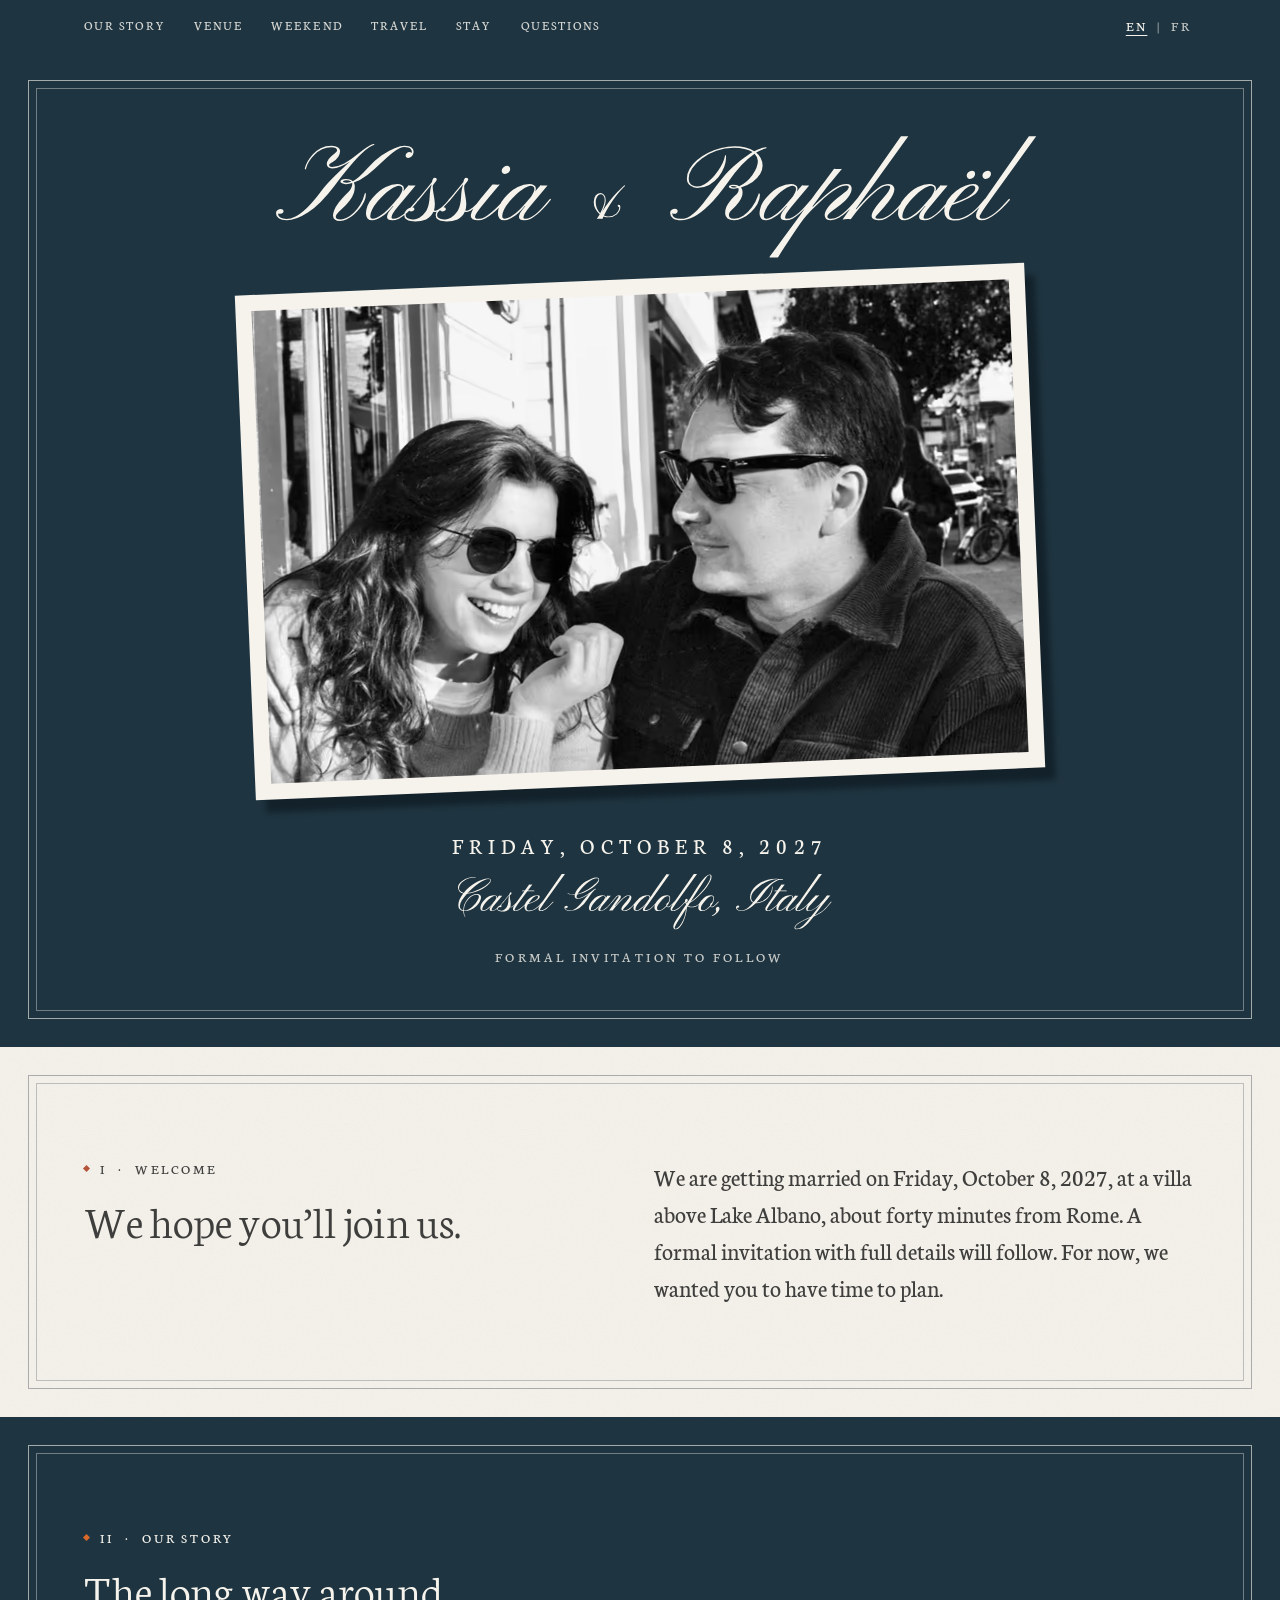
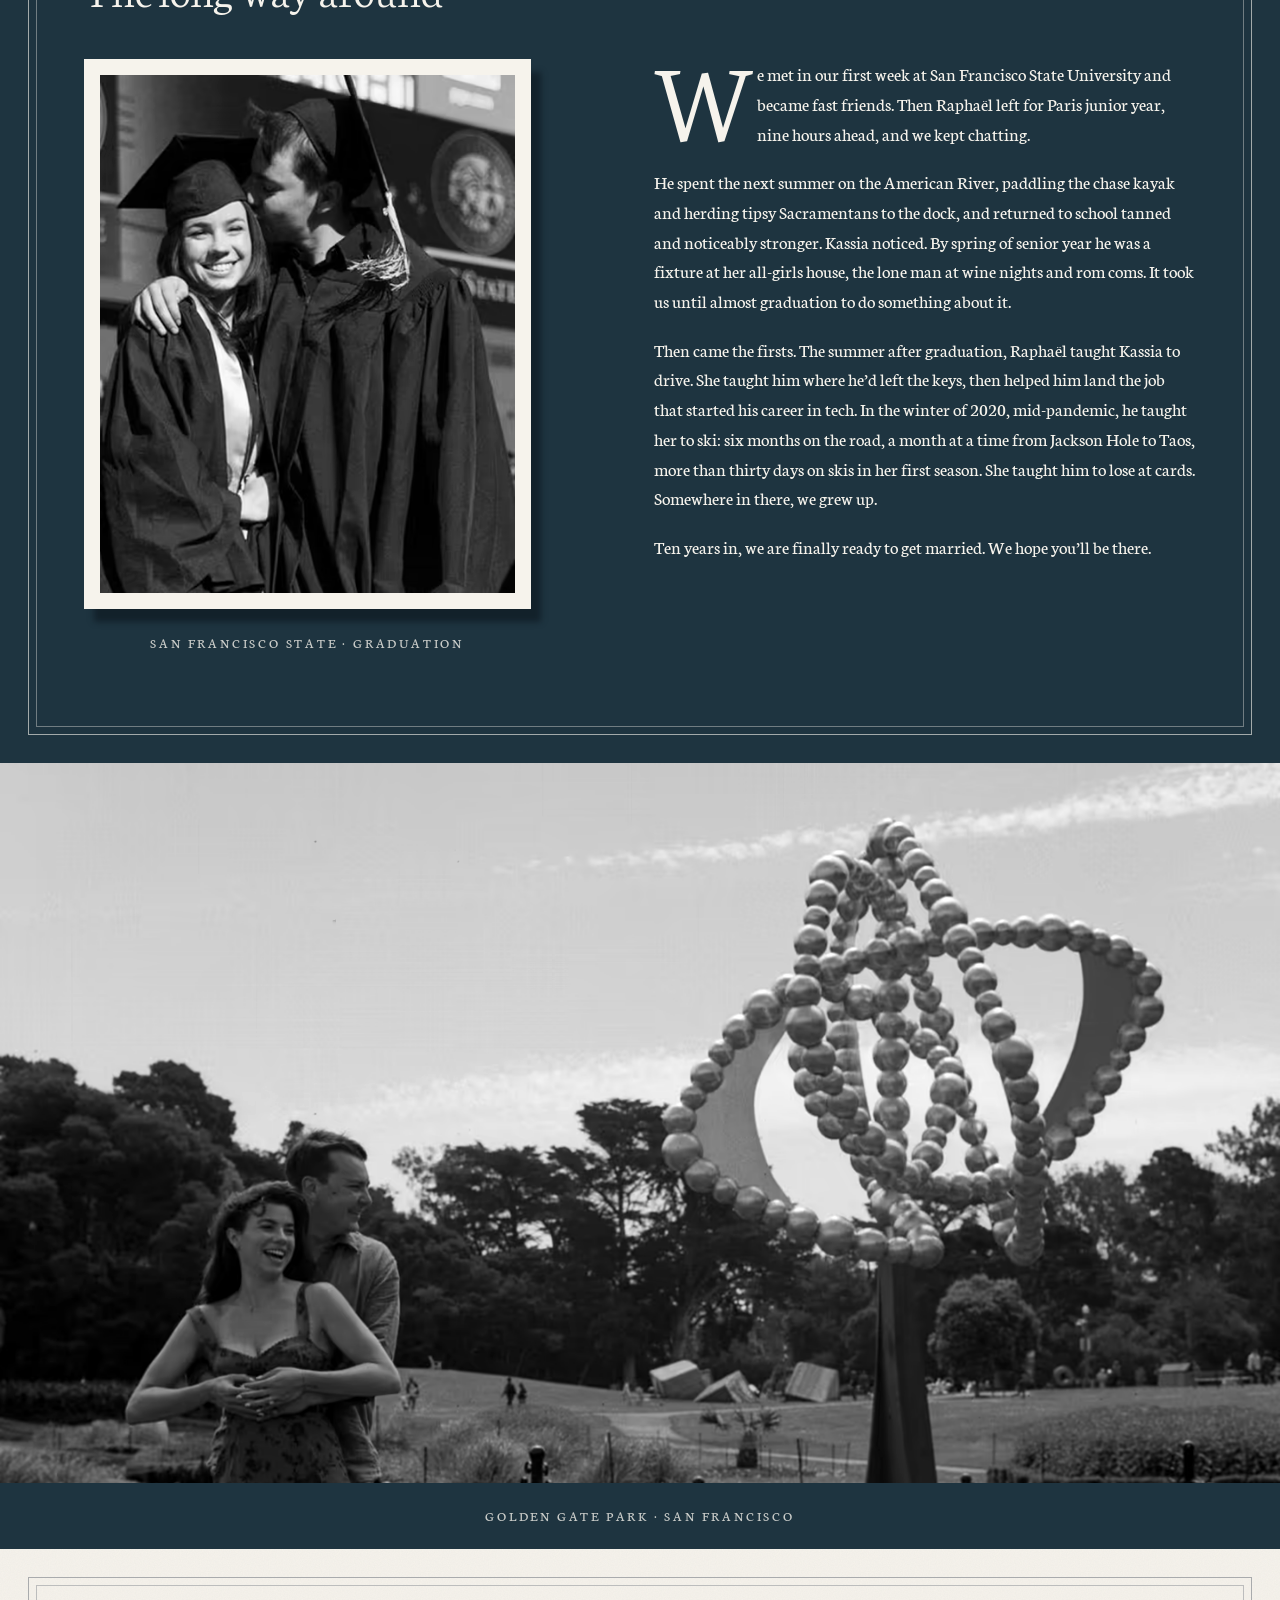
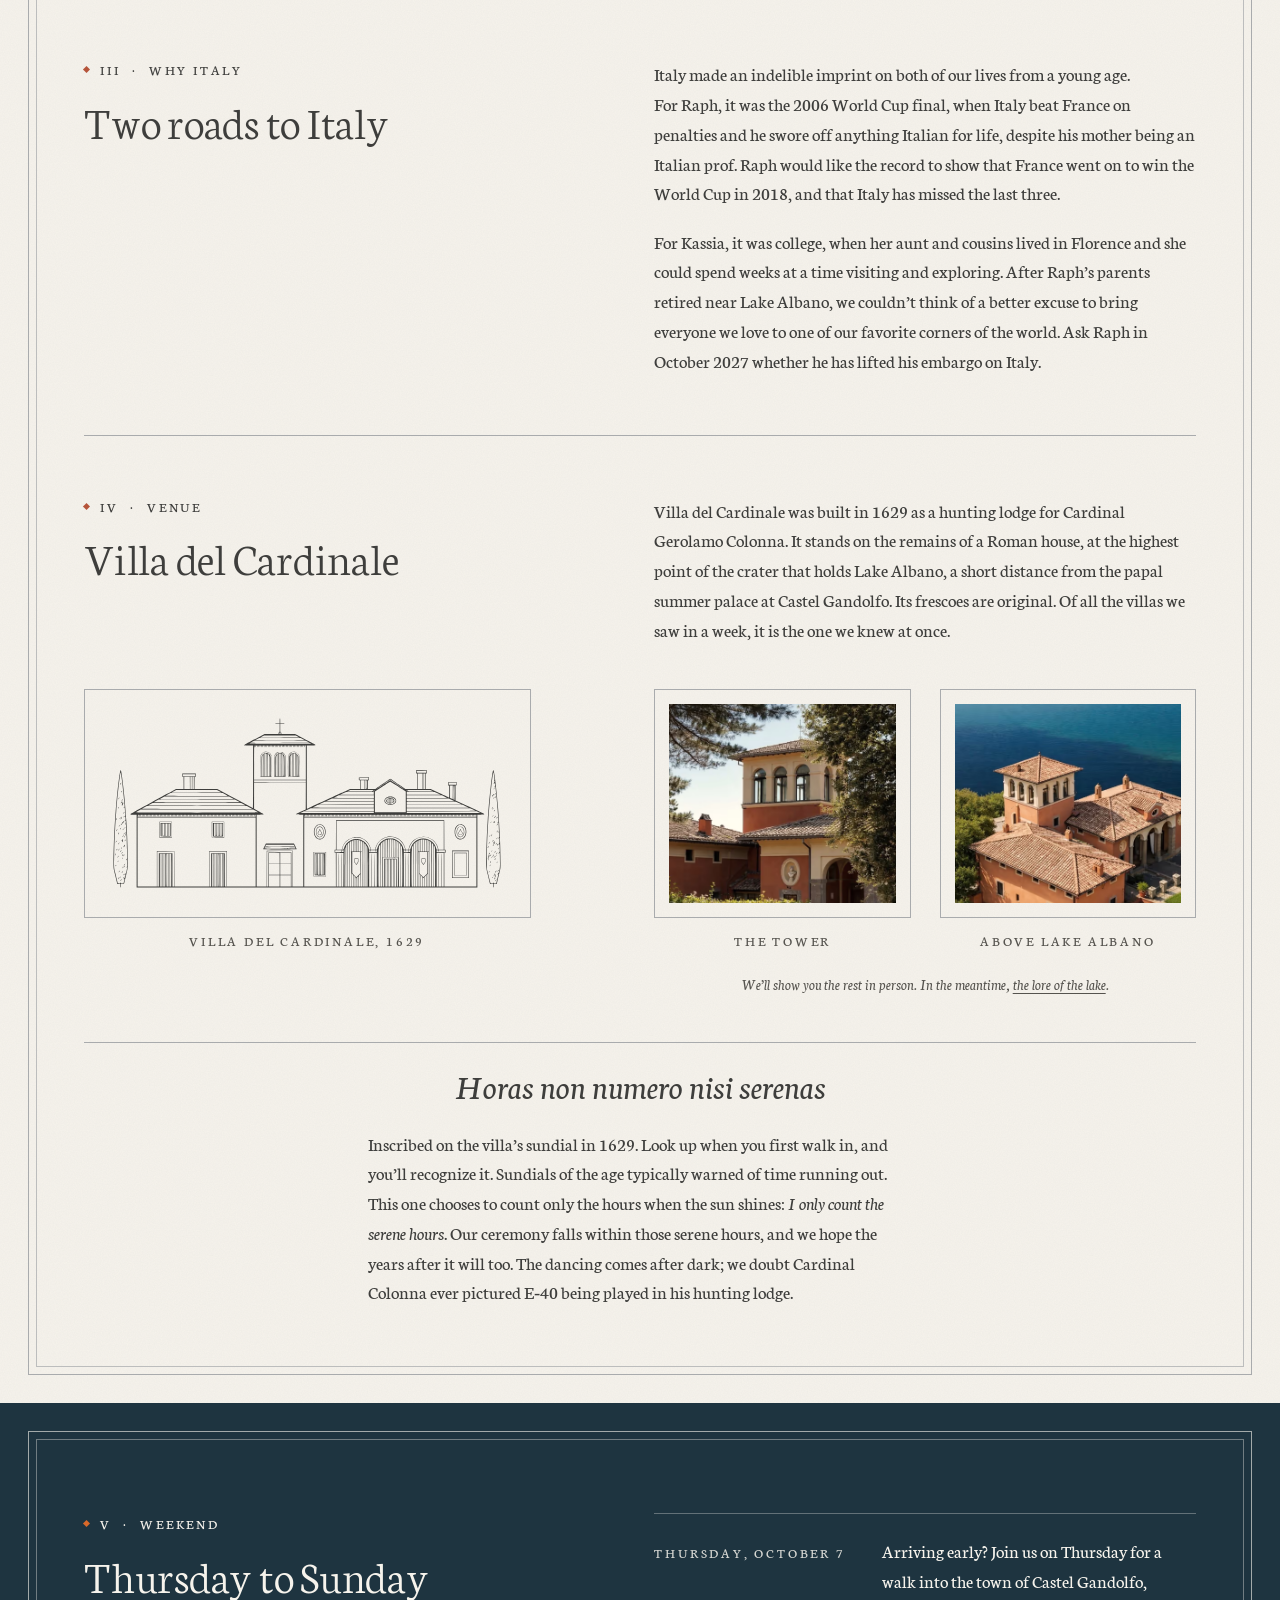
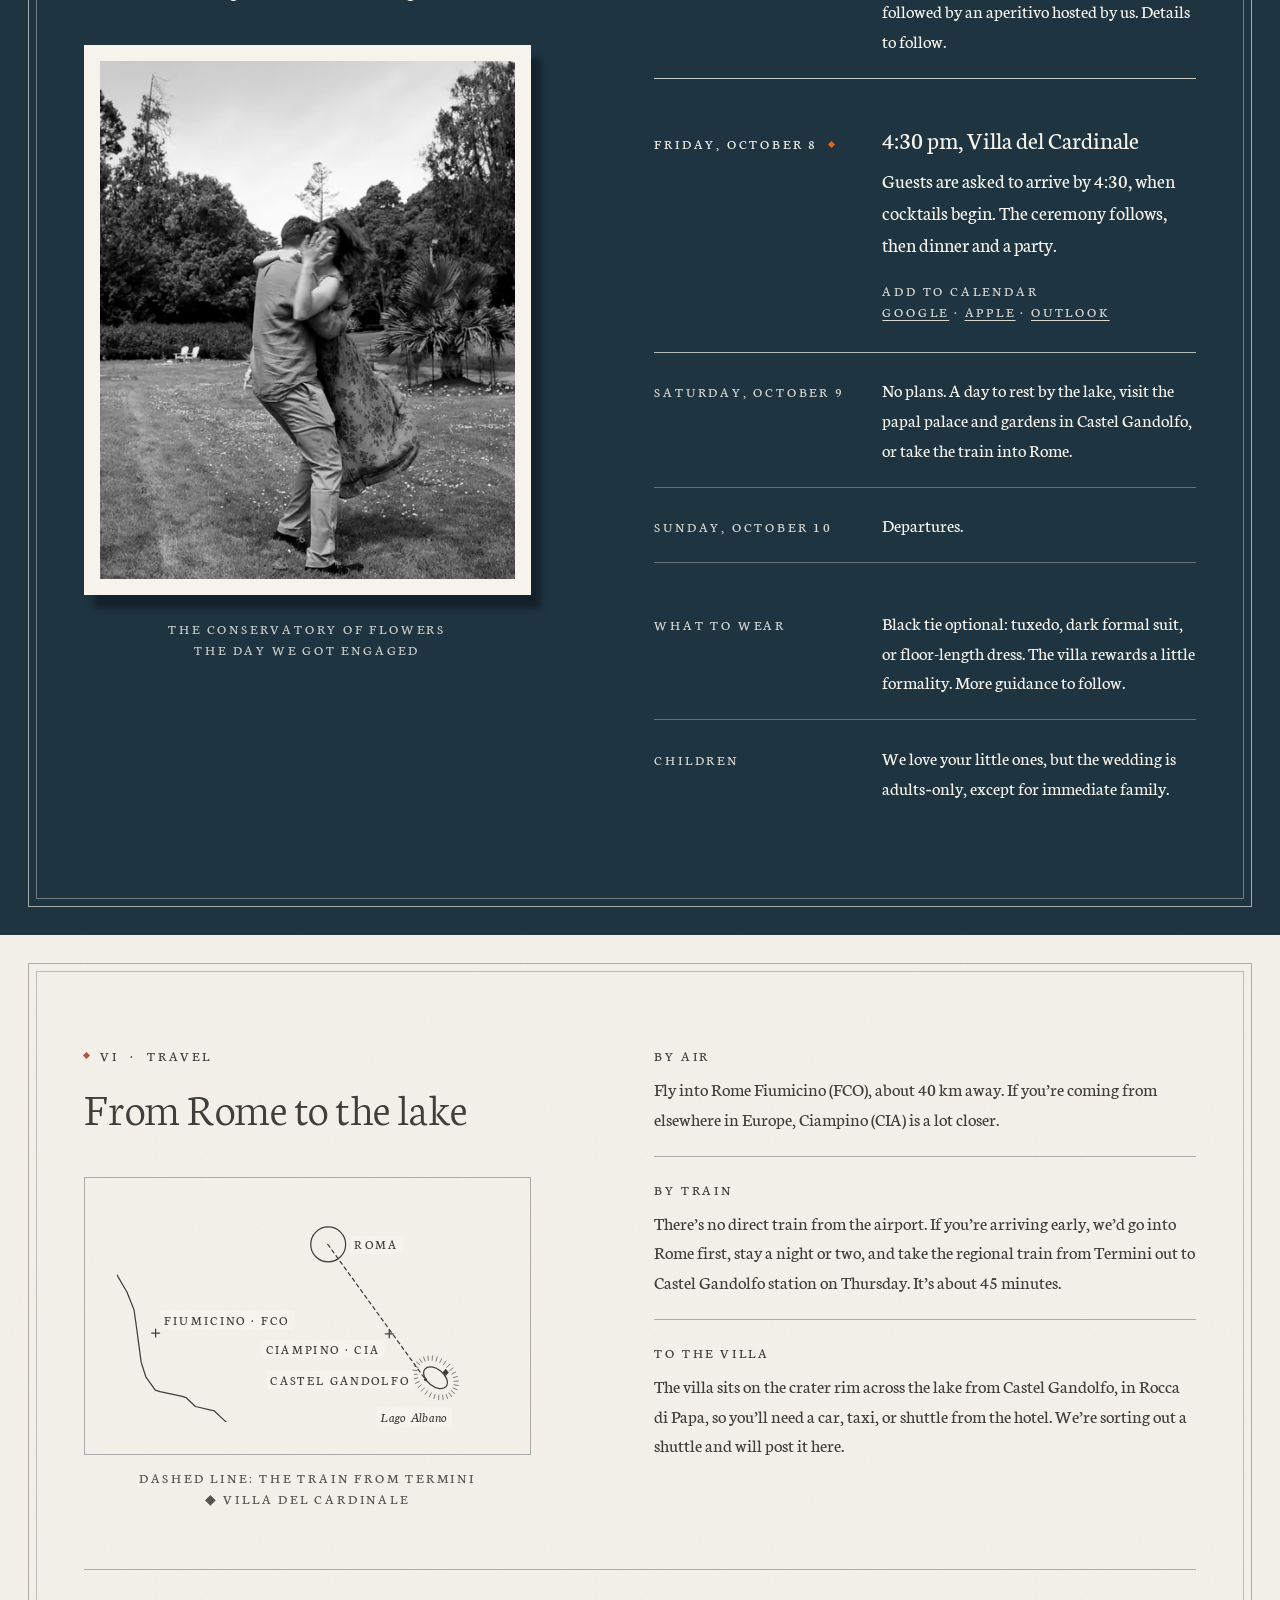
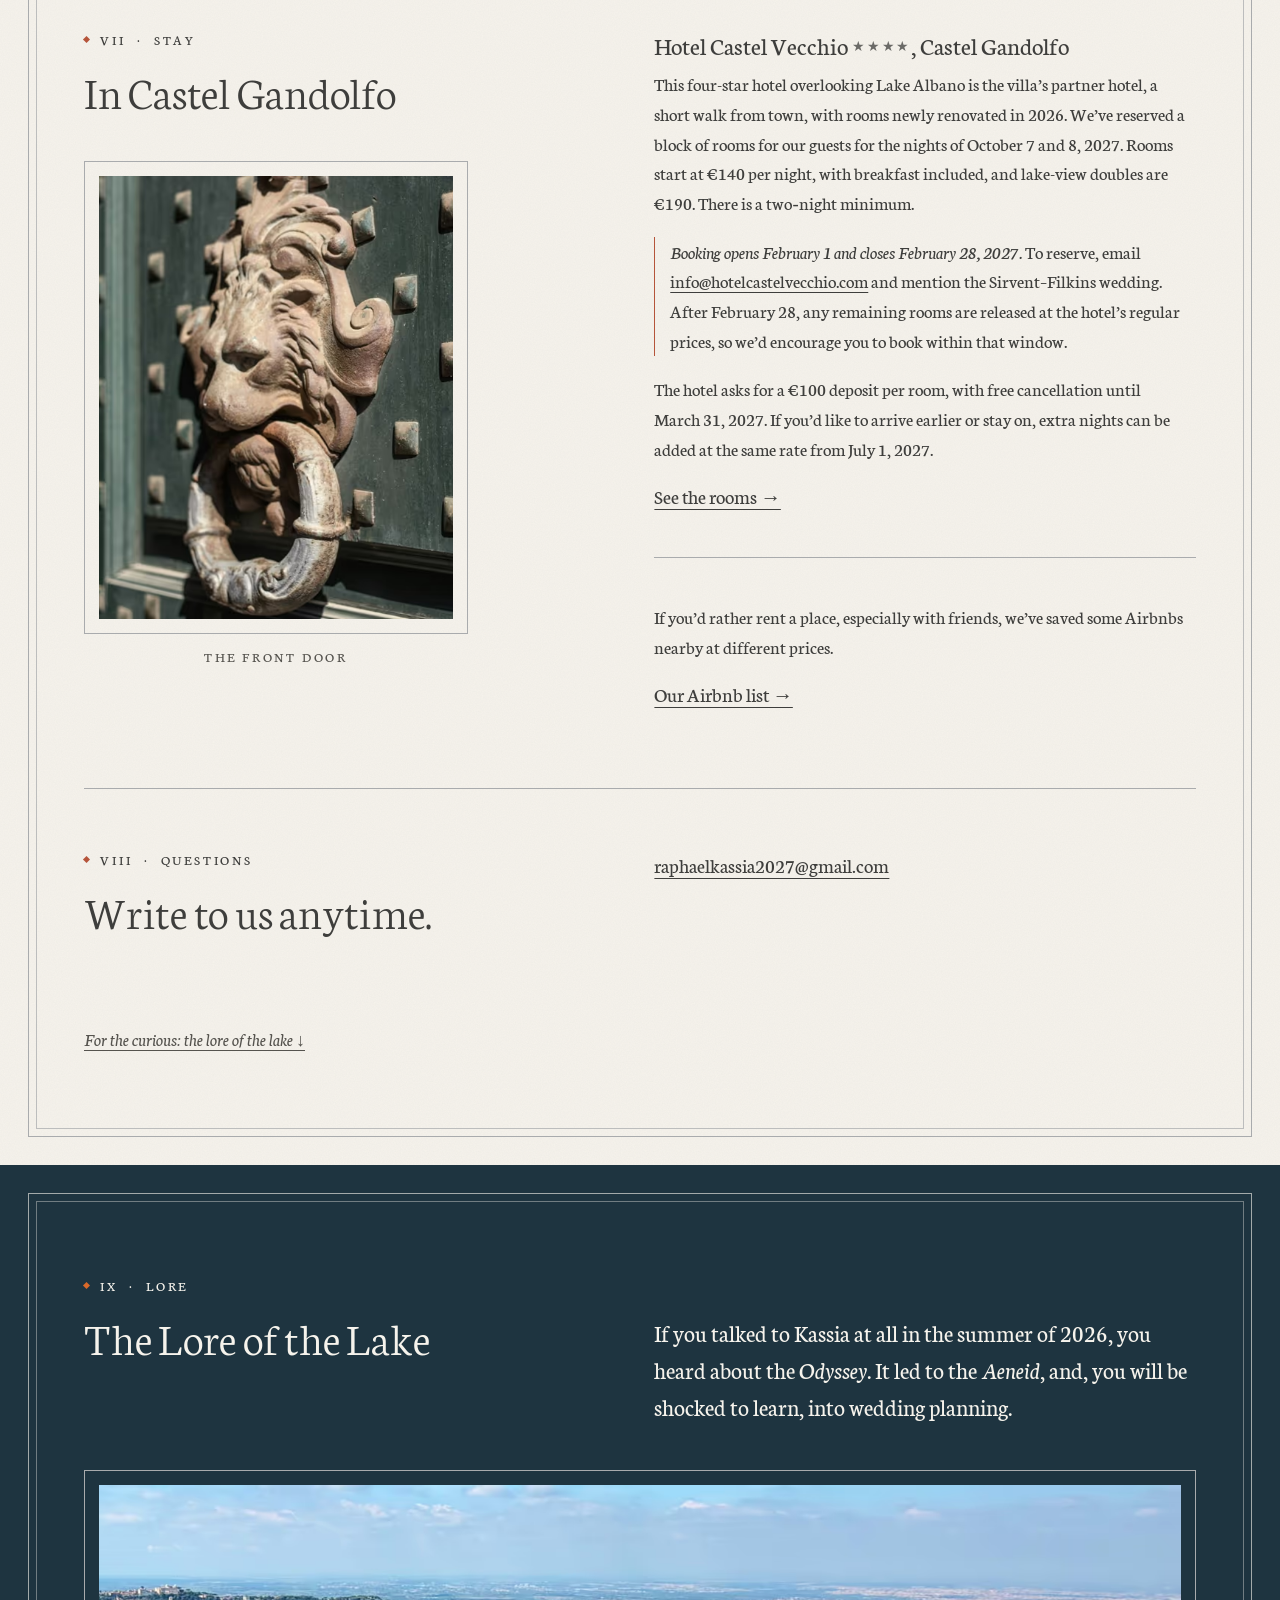
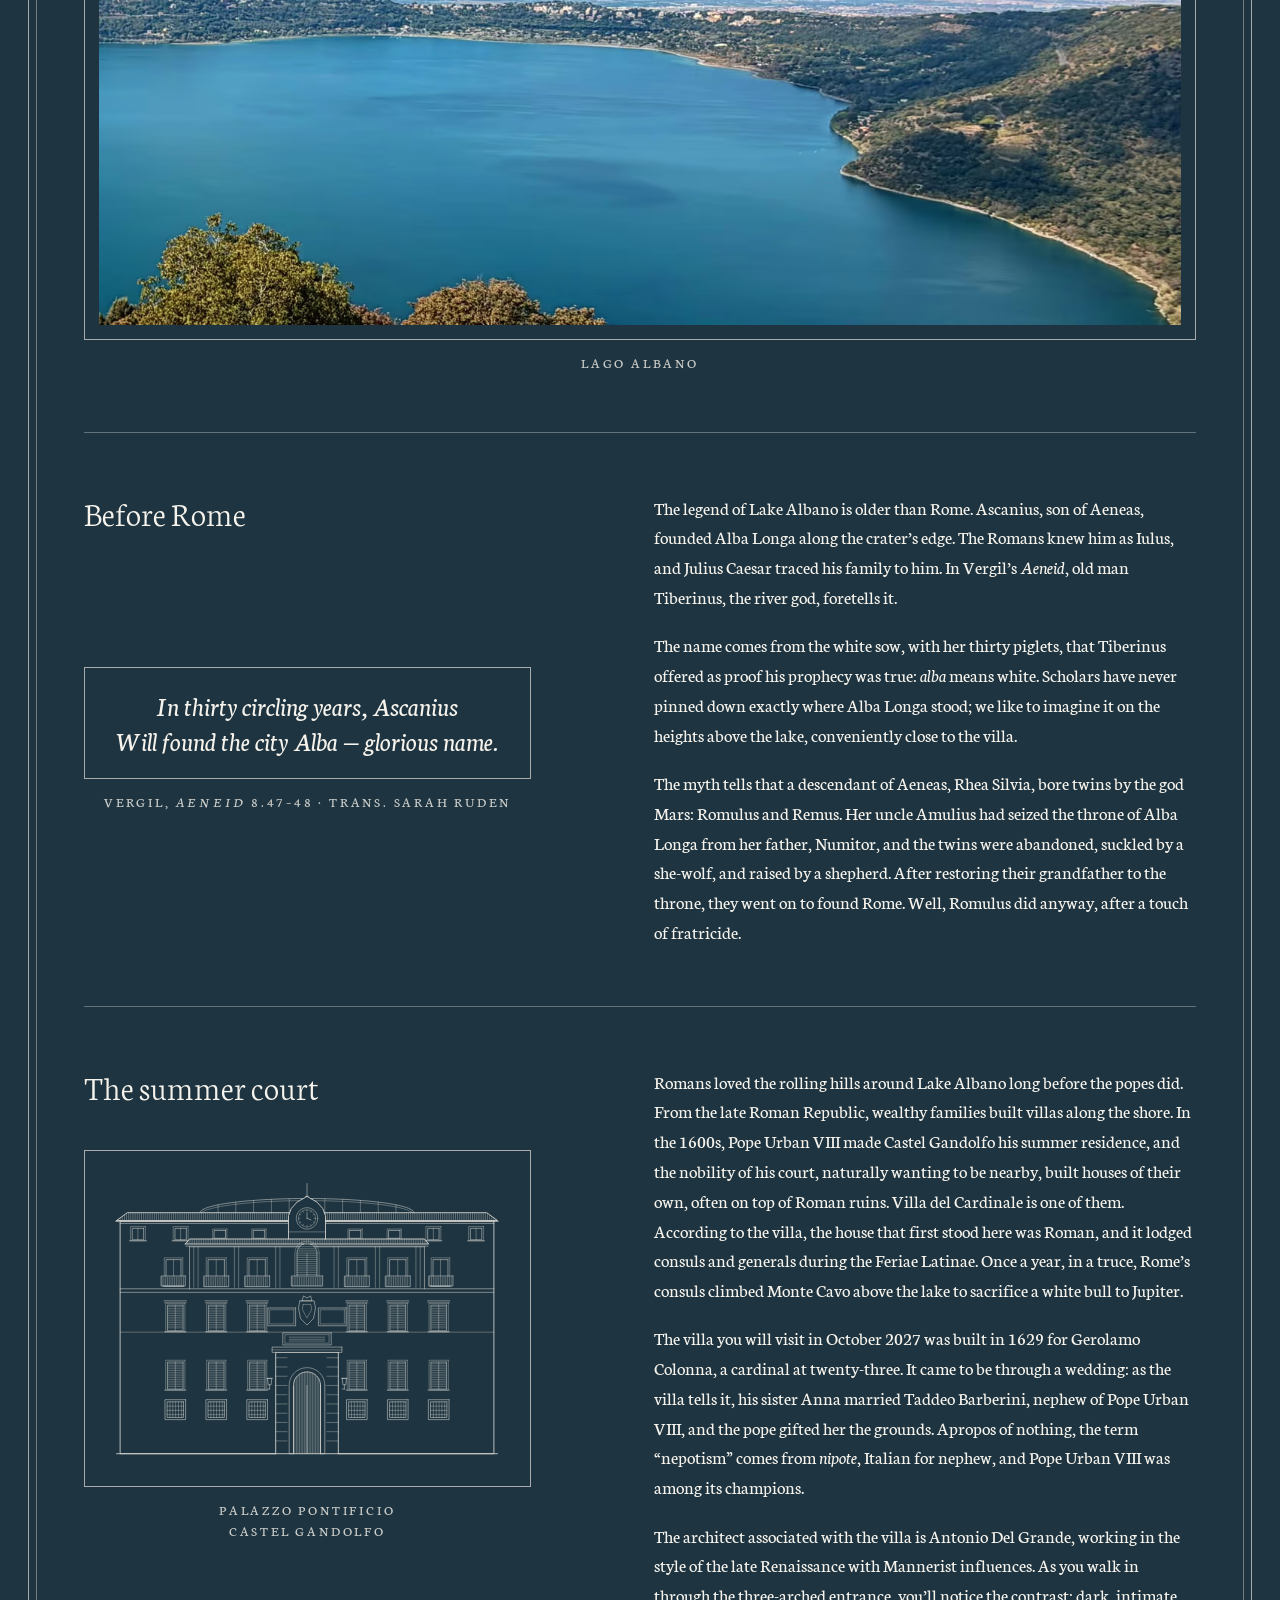
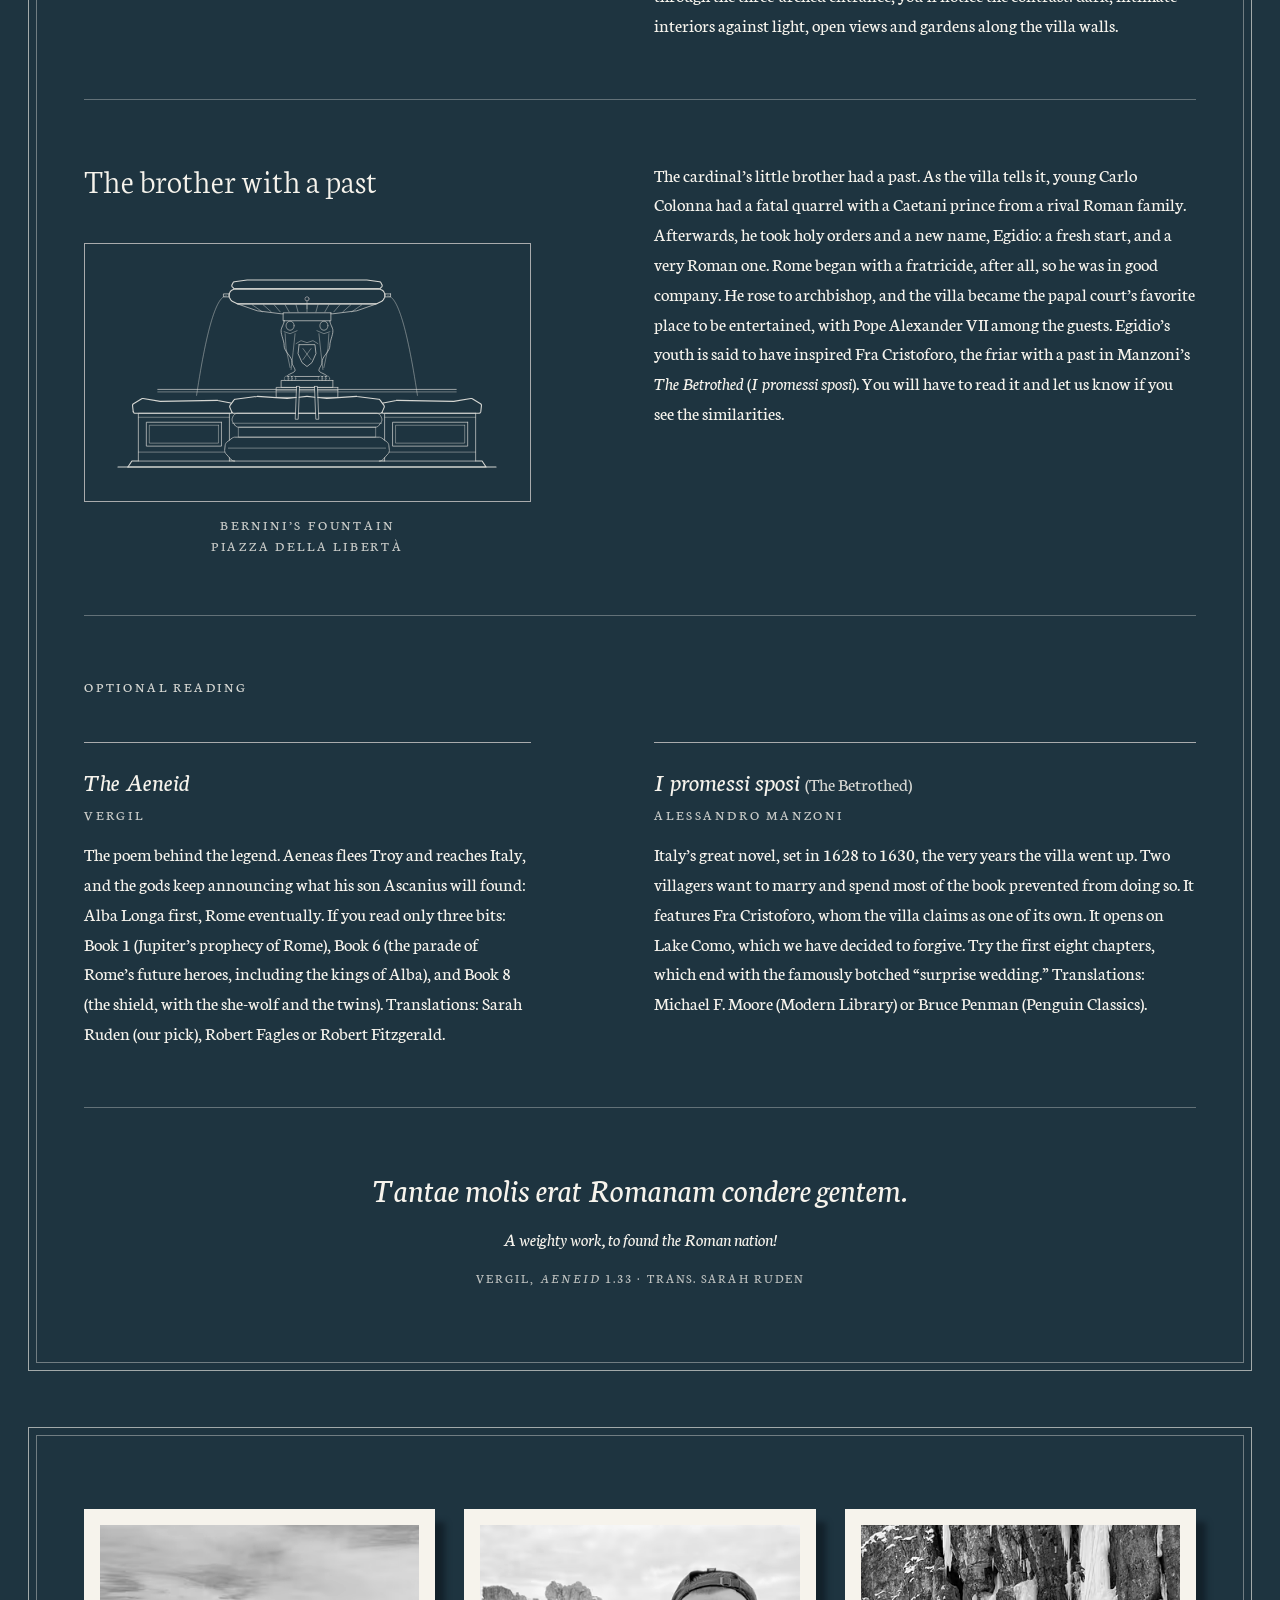
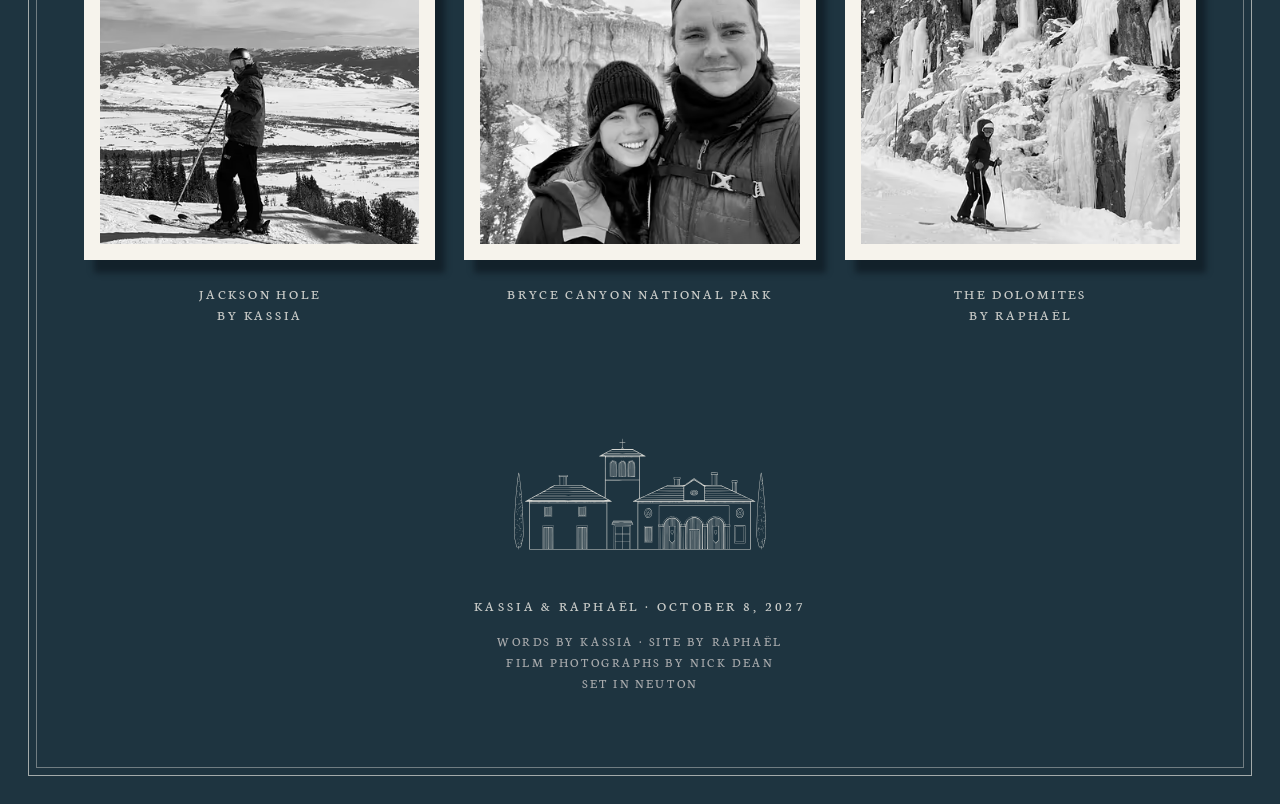
<file: index.html>
<!doctype html>
<html lang="en">
<head>
  <meta charset="utf-8">
  <meta name="viewport" content="width=device-width, initial-scale=1">
  <!-- Private site: keep out of search engines. Link previews (iMessage, WhatsApp, email) still work. -->
  <meta name="robots" content="noindex, nofollow">
  <title>Kassia &amp; Raphaël · October 8, 2027</title>
  <meta name="description" content="Kassia &amp; Raphaël are getting married on Friday, October 8, 2027, at Villa del Cardinale above Lake Albano, near Rome.">
  <meta name="theme-color" content="#1E3440">

  <!-- Link previews (iMessage, WhatsApp, Facebook, Slack, X). Scrapers don't run JavaScript and /fr serves this
       same file, so the preview is in English for both languages. -->
  <meta property="og:type" content="website">
  <meta property="og:site_name" content="Kassia &amp; Raphaël">
  <meta property="og:url" content="https://kassiaraphael.com/">
  <meta property="og:title" content="Kassia &amp; Raphaël · October 8, 2027">
  <meta property="og:description" content="Castel Gandolfo, Italy. We hope you’ll be there.">
  <meta property="og:image" content="https://kassiaraphael.com/images/og.jpg?v=6">
  <meta property="og:image:type" content="image/jpeg">
  <meta property="og:image:width" content="1200">
  <meta property="og:image:height" content="630">
  <meta property="og:image:alt" content="Kassia &amp; Raphaël in script above a tilted black-and-white photograph of the two of them">
  <meta property="og:locale" content="en_US">
  <meta property="og:locale:alternate" content="fr_FR">
  <meta name="twitter:card" content="summary_large_image">
  <meta name="twitter:title" content="Kassia &amp; Raphaël · October 8, 2027">
  <meta name="twitter:description" content="Castel Gandolfo, Italy. We hope you’ll be there.">
  <meta name="twitter:image" content="https://kassiaraphael.com/images/og.jpg?v=6">
  <meta name="twitter:image:alt" content="Kassia &amp; Raphaël in script above a tilted black-and-white photograph of the two of them">

  <!-- Icons: the villa, simplified for 16-48px (source: assets/favicon-source.svg).
       Bump ?v= whenever an icon or the preview image changes, so browsers and apps fetch the new one. -->
  <link rel="icon" href="/favicon.ico?v=3" sizes="16x16 32x32 48x48">
  <link rel="icon" href="/images/icon-192.png?v=3" type="image/png" sizes="192x192">
  <link rel="icon" href="/images/icon-512.png?v=3" type="image/png" sizes="512x512">
  <link rel="apple-touch-icon" href="/images/apple-touch-icon.png?v=3">

  <link rel="preload" href="/fonts/neuton-400.woff2" as="font" type="font/woff2" crossorigin>
  <link rel="preload" as="image" type="image/avif" imagesrcset="/images/hero-cafe-graded-800.avif 800w, /images/hero-cafe-graded-1200.avif 1200w, /images/hero-cafe-graded-1576.avif 1576w" imagesizes="(max-width: 759px) 100vw, 62vw" fetchpriority="high">
  <link rel="stylesheet" href="/styles.css">
  <script>document.documentElement.className = "js";</script>
</head>
<body>
  <a class="skip" href="#main" data-t="skip_link"></a>

  <!-- Sticky, minimal. Nav labels are the section labels (same content keys). -->
  <header class="topbar">
    <!-- Phones: the monogram stands in for the section links -->
    <a class="mono" href="#main" aria-label="K &amp; R, Kassia &amp; Raphaël, back to the top">K&nbsp;&amp;&nbsp;R</a>
    <nav class="nav" data-t-aria="nav_label">
      <a href="#story" data-t="story_label"></a>
      <a href="#venue" data-t="venue_label"></a>
      <a href="#weekend" data-t="weekend_label"></a>
      <a href="#travel" data-t="travel_label"></a>
      <a href="#stay" data-t="stay_label"></a>
      <a href="#questions" data-t="questions_label"></a>
    </nav>
    <!-- Phones: a "Menu" button opens the sections as a table of contents -->
    <button type="button" class="menu-btn" aria-expanded="false" aria-controls="menu"><span class="open-l" data-t="menu_open"></span><span class="close-l" data-t="menu_close"></span></button>
    <div class="lang" role="group" data-t-aria="lang_label">
      <button type="button" data-lang="en" aria-pressed="true" lang="en">EN</button>
      <span aria-hidden="true">|</span>
      <button type="button" data-lang="fr" aria-pressed="false" lang="fr">FR</button>
    </div>
  </header>
  <!-- Phone menu: a full navy page under the bar, the sections numbered as on the page (same content keys as the nav) -->
  <nav class="menu" id="menu" data-t-aria="nav_label" hidden>
    <p class="menu-label" data-t="menu_label"></p>
    <ol>
      <li><a href="#story"><span class="n">II</span><span data-t="story_label"></span></a></li>
      <li><a href="#venue"><span class="n">IV</span><span data-t="venue_label"></span></a></li>
      <li><a href="#weekend"><span class="n">V</span><span data-t="weekend_label"></span></a></li>
      <li><a href="#travel"><span class="n">VI</span><span data-t="travel_label"></span></a></li>
      <li><a href="#stay"><span class="n">VII</span><span data-t="stay_label"></span></a></li>
      <li><a href="#questions"><span class="n">VIII</span><span data-t="questions_label"></span></a></li>
    </ol>
  </nav>

  <noscript><p class="noscript">This page needs JavaScript to show its text. · Cette page a besoin de JavaScript pour afficher son texte. · raphaelkassia2027@gmail.com</p></noscript>

  <main id="main">
    <!-- HERO (albano) -->
    <section class="sheet albano hero">
      <!-- Script lines are outlined Pinyon Script (SVG paths, no web font); the words are in the visually hidden text. -->
      <h1 class="names"><span class="vh">Kassia &amp; Raphaël</span><span class="name" aria-hidden="true"><svg class="glyphs" viewBox="0 -1768 5084 2555" style="width:2.4824em" aria-hidden="true" focusable="false"><path d="M199 2Q105 2 52 -38Q0 -77 0 -132Q0 -178 31 -196Q62 -215 93 -215Q109 -215 126 -205Q143 -195 143 -170Q143 -151 126 -136Q109 -121 86 -121Q73 -121 61 -122Q49 -124 39 -130V-124Q39 -81 82 -52Q125 -24 198 -24Q274 -24 371 -73Q468 -122 590 -239Q713 -356 863 -560Q946 -673 1090 -816Q1234 -959 1403 -1115Q1309 -1052 1226 -1018Q1143 -983 1063 -983Q1019 -983 991 -1004Q963 -1024 963 -1064Q963 -1160 1112 -1267Q1159 -1300 1159 -1321Q1159 -1354 1130 -1368Q1100 -1383 1050 -1383Q956 -1383 874 -1344Q793 -1305 730 -1244Q666 -1182 626 -1114Q585 -1046 572 -988Q564 -962 558 -962Q547 -962 547 -980Q547 -990 549 -996Q560 -1039 596 -1108Q633 -1177 695 -1246Q757 -1316 848 -1364Q938 -1411 1057 -1411Q1126 -1411 1171 -1382Q1216 -1354 1216 -1311Q1216 -1260 1182 -1204Q1148 -1149 1068 -1099Q1040 -1081 1024 -1070Q1008 -1060 1008 -1043Q1008 -1030 1024 -1020Q1039 -1011 1063 -1011Q1173 -1011 1294 -1076Q1415 -1140 1551 -1255Q1648 -1333 1709 -1374Q1770 -1415 1804 -1430Q1838 -1446 1853 -1446Q1867 -1446 1867 -1438Q1867 -1429 1857 -1426Q1825 -1417 1769 -1382Q1713 -1347 1625 -1264Q1537 -1182 1410 -1034Q1282 -886 1107 -651Q848 -307 611 -152Q374 2 199 2ZM1217 14Q1081 14 1081 -90Q1081 -132 1104 -190Q1126 -249 1190 -334Q1254 -419 1377 -540Q1415 -577 1431 -620Q1447 -662 1447 -685Q1447 -695 1444 -704Q1384 -685 1331 -684Q1282 -682 1252 -699Q1221 -716 1221 -735Q1221 -752 1247 -766Q1273 -781 1323 -782Q1364 -783 1399 -774Q1434 -764 1457 -741Q1517 -771 1582 -831Q1648 -891 1730 -983Q1866 -1132 2000 -1226Q2135 -1321 2250 -1366Q2364 -1412 2438 -1412Q2535 -1412 2576 -1374Q2617 -1337 2607 -1281Q2599 -1235 2570 -1208Q2540 -1181 2509 -1181Q2479 -1181 2467 -1200Q2455 -1218 2459 -1239Q2462 -1259 2482 -1276Q2502 -1292 2527 -1292Q2555 -1292 2571 -1277L2575 -1295Q2581 -1321 2552 -1355Q2523 -1389 2438 -1389Q2394 -1389 2342 -1364Q2289 -1340 2211 -1278Q2133 -1216 2011 -1102Q1867 -960 1733 -860Q1599 -759 1477 -715Q1495 -681 1495 -638Q1495 -582 1476 -518Q1456 -454 1398 -374Q1341 -295 1227 -193Q1169 -141 1152 -113Q1134 -85 1134 -67Q1134 -41 1154 -28Q1175 -14 1230 -14Q1277 -14 1342 -48Q1407 -81 1474 -144Q1541 -206 1596 -294Q1651 -382 1678 -490Q1686 -521 1692 -521Q1704 -521 1704 -483Q1704 -426 1673 -359Q1642 -292 1590 -226Q1537 -160 1473 -106Q1409 -52 1342 -19Q1276 14 1217 14ZM1345 -712Q1389 -714 1428 -729Q1410 -746 1382 -754Q1353 -762 1325 -760Q1303 -759 1286 -750Q1270 -742 1270 -736Q1270 -727 1288 -719Q1305 -711 1345 -712ZM1829 2Q1765 2 1736 -33Q1706 -68 1706 -129Q1706 -196 1734 -272Q1763 -348 1829 -423Q1964 -580 2082 -632Q2199 -685 2302 -685Q2354 -685 2390 -663Q2426 -641 2426 -603Q2426 -574 2414 -544Q2446 -582 2468 -610Q2491 -639 2512 -665Q2538 -657 2572 -657Q2586 -657 2610 -658Q2634 -659 2647 -661L2310 -255Q2246 -179 2218 -132Q2190 -84 2190 -58Q2190 -26 2221 -26Q2275 -26 2333 -58Q2391 -89 2447 -138Q2503 -188 2552 -242Q2601 -295 2638 -340Q2676 -386 2696 -408L2716 -391Q2694 -366 2654 -319Q2614 -272 2562 -217Q2511 -162 2452 -112Q2392 -62 2330 -30Q2267 2 2206 2Q2106 2 2106 -60Q2106 -83 2114 -106Q2123 -130 2149 -168Q2175 -205 2227 -268L2217 -272Q2095 -122 1992 -60Q1888 2 1829 2ZM1833 -28Q1897 -28 2002 -102Q2107 -177 2254 -351Q2278 -380 2298 -405Q2319 -430 2338 -452Q2361 -487 2380 -525Q2398 -563 2398 -594Q2398 -625 2376 -640Q2354 -654 2328 -654Q2279 -654 2170 -584Q2060 -513 1929 -358Q1854 -268 1821 -198Q1788 -128 1788 -80Q1788 -28 1833 -28ZM2638 23Q2607 23 2558 15Q2509 7 2470 -19Q2432 -45 2432 -100Q2432 -150 2462 -182Q2493 -215 2530 -231Q2567 -247 2585 -247Q2626 -247 2626 -209Q2625 -193 2604 -180Q2582 -166 2556 -166Q2544 -166 2532 -174Q2521 -183 2514 -187Q2503 -176 2480 -154Q2458 -133 2458 -99Q2458 -61 2488 -42Q2519 -24 2557 -18Q2595 -13 2615 -13Q2657 -13 2720 -46Q2783 -80 2838 -159Q2892 -238 2908 -374Q2913 -422 2918 -507Q2922 -592 2949 -670Q2950 -673 2950 -679Q2912 -632 2868 -578Q2824 -524 2784 -474Q2743 -424 2714 -389Q2694 -365 2685 -358Q2676 -351 2677 -351Q2676 -351 2670 -350Q2663 -350 2659 -357Q2657 -362 2668 -376Q2680 -390 2693 -406Q2716 -432 2764 -489Q2812 -546 2866 -611Q2919 -676 2958 -726Q2964 -756 2976 -780Q2988 -804 3010 -804Q3050 -804 3050 -771Q3049 -752 3004 -700Q2977 -668 2975 -658Q2973 -649 2973 -634Q2972 -598 2980 -544Q2989 -491 2999 -432Q3009 -374 3012 -321Q3015 -242 2994 -184Q3010 -182 3021 -182Q3053 -182 3094 -211Q3136 -240 3177 -280Q3218 -320 3248 -356Q3279 -392 3289 -406L3311 -389Q3294 -371 3261 -334Q3228 -296 3186 -256Q3144 -215 3100 -186Q3057 -158 3018 -158Q3009 -158 3001 -158Q2993 -159 2985 -160Q2938 -56 2846 -16Q2754 23 2638 23ZM3234 23Q3203 23 3154 15Q3105 7 3066 -19Q3028 -45 3028 -100Q3028 -150 3058 -182Q3089 -215 3126 -231Q3163 -247 3181 -247Q3222 -247 3222 -209Q3221 -193 3200 -180Q3178 -166 3152 -166Q3140 -166 3128 -174Q3117 -183 3110 -187Q3099 -176 3076 -154Q3054 -133 3054 -99Q3054 -61 3084 -42Q3115 -24 3153 -18Q3191 -13 3211 -13Q3253 -13 3316 -46Q3379 -80 3434 -159Q3488 -238 3504 -374Q3509 -422 3514 -507Q3518 -592 3545 -670Q3546 -673 3546 -679Q3508 -632 3464 -578Q3420 -524 3380 -474Q3339 -424 3310 -389Q3290 -365 3281 -358Q3272 -351 3273 -351Q3272 -351 3266 -350Q3259 -350 3255 -357Q3253 -362 3264 -376Q3276 -390 3289 -406Q3312 -432 3360 -489Q3408 -546 3462 -611Q3515 -676 3554 -726Q3560 -756 3572 -780Q3584 -804 3606 -804Q3646 -804 3646 -771Q3645 -752 3600 -700Q3573 -668 3571 -658Q3569 -649 3569 -634Q3568 -598 3576 -544Q3585 -491 3595 -432Q3605 -374 3608 -321Q3611 -242 3590 -184Q3606 -182 3617 -182Q3649 -182 3690 -211Q3732 -240 3773 -280Q3814 -320 3844 -356Q3875 -392 3885 -406L3907 -389Q3890 -371 3857 -334Q3824 -296 3782 -256Q3740 -215 3696 -186Q3653 -158 3614 -158Q3605 -158 3597 -158Q3589 -159 3581 -160Q3534 -56 3442 -16Q3350 23 3234 23ZM4341 -876Q4313 -876 4296 -894Q4280 -911 4280 -938Q4280 -973 4310 -1002Q4339 -1032 4380 -1032Q4408 -1032 4424 -1014Q4441 -995 4441 -969Q4441 -932 4410 -904Q4378 -876 4341 -876ZM3830 2Q3769 2 3732 -20Q3694 -43 3694 -81Q3694 -111 3709 -150Q3724 -190 3766 -254Q3809 -318 3890 -420Q3972 -523 4105 -678Q4114 -677 4148 -676Q4182 -675 4201 -675Q4218 -675 4226 -676Q4235 -676 4243 -677Q4097 -505 4004 -394Q3912 -283 3862 -217Q3812 -151 3793 -116Q3774 -81 3774 -60Q3774 -34 3802 -30Q3830 -26 3847 -26Q3901 -26 3965 -62Q4029 -99 4092 -154Q4156 -208 4210 -264Q4265 -320 4300 -360Q4335 -401 4341 -407L4361 -389Q4350 -377 4313 -334Q4276 -291 4221 -234Q4166 -178 4100 -124Q4035 -70 3966 -34Q3896 2 3830 2ZM4331 2Q4267 2 4238 -33Q4208 -68 4208 -129Q4208 -196 4236 -272Q4265 -348 4331 -423Q4466 -580 4584 -632Q4701 -685 4804 -685Q4856 -685 4892 -663Q4928 -641 4928 -603Q4928 -574 4916 -544Q4948 -582 4970 -610Q4993 -639 5014 -665Q5040 -657 5074 -657Q5088 -657 5112 -658Q5136 -659 5149 -661L4812 -255Q4748 -179 4720 -132Q4692 -84 4692 -58Q4692 -26 4723 -26Q4777 -26 4835 -58Q4893 -89 4949 -138Q5005 -188 5054 -242Q5103 -295 5140 -340Q5178 -386 5198 -408L5218 -391Q5196 -366 5156 -319Q5116 -272 5064 -217Q5013 -162 4954 -112Q4894 -62 4832 -30Q4769 2 4708 2Q4608 2 4608 -60Q4608 -83 4616 -106Q4625 -130 4651 -168Q4677 -205 4729 -268L4719 -272Q4597 -122 4494 -60Q4390 2 4331 2ZM4335 -28Q4399 -28 4504 -102Q4609 -177 4756 -351Q4780 -380 4800 -405Q4821 -430 4840 -452Q4863 -487 4882 -525Q4900 -563 4900 -594Q4900 -625 4878 -640Q4856 -654 4830 -654Q4781 -654 4672 -584Q4562 -513 4431 -358Q4356 -268 4323 -198Q4290 -128 4290 -80Q4290 -28 4335 -28Z"/></svg></span> <span class="name2" aria-hidden="true"><span class="amp"><svg class="glyphs" viewBox="0 -1768 1582 2555" style="width:0.7725em" aria-hidden="true" focusable="false"><path d="M681 -18Q666 -21 638 -22Q611 -24 590 -24Q579 -24 562 -23Q544 -22 520 -19Q543 -56 564 -91Q585 -126 604 -159Q527 -221 478 -314Q430 -407 430 -513Q430 -627 485 -703Q540 -779 622 -779Q681 -779 730 -724Q780 -668 780 -564Q780 -507 750 -415Q720 -323 670 -224Q798 -422 910 -562Q1022 -702 1120 -803Q1217 -904 1303 -984Q1320 -1000 1331 -1000Q1343 -1000 1343 -991Q1343 -984 1311 -953Q1208 -853 1103 -720Q998 -587 902 -434Q805 -281 727 -119Q790 -93 860 -93Q987 -93 1082 -174Q1123 -211 1148 -257Q1172 -303 1172 -353Q1172 -356 1170 -368Q1130 -370 1130 -404Q1130 -415 1139 -424Q1148 -433 1161 -433Q1207 -433 1207 -367Q1207 -306 1178 -250Q1148 -193 1098 -152Q993 -66 854 -66Q785 -66 715 -94ZM619 -188Q687 -313 718 -410Q750 -508 750 -575Q750 -652 714 -696Q677 -739 633 -739Q597 -739 564 -707Q530 -675 508 -623Q487 -571 487 -511Q487 -413 522 -330Q558 -246 619 -188Z"/></svg></span>&nbsp;<span class="name"><svg class="glyphs" viewBox="0 -1768 6355 2555" style="width:3.1030em" aria-hidden="true" focusable="false"><path d="M252 2Q143 2 92 -38Q40 -78 40 -135Q40 -179 71 -198Q102 -218 133 -218Q150 -218 166 -207Q183 -196 183 -172Q183 -153 166 -138Q150 -122 128 -122Q115 -122 102 -124Q90 -126 80 -133V-127Q80 -83 122 -54Q165 -26 239 -26Q305 -26 365 -49Q425 -72 496 -136Q568 -201 668 -324Q768 -447 914 -648Q1074 -872 1235 -1015Q1396 -1158 1565 -1270Q1575 -1276 1584 -1282Q1594 -1287 1604 -1292Q1543 -1333 1452 -1353Q1360 -1373 1247 -1373Q1073 -1373 917 -1317Q761 -1261 642 -1172Q523 -1083 456 -980Q390 -878 393 -784Q395 -730 420 -698Q446 -666 482 -652Q517 -638 549 -638Q621 -638 694 -682Q767 -727 834 -796Q900 -866 953 -944Q1006 -1023 1039 -1092Q1072 -1161 1076 -1203Q1080 -1237 1091 -1237Q1101 -1237 1101 -1205Q1104 -1117 1067 -1014Q1030 -912 958 -820Q885 -728 781 -670Q677 -612 547 -612Q482 -612 422 -658Q361 -703 359 -779Q356 -878 408 -970Q460 -1063 552 -1141Q644 -1219 762 -1278Q879 -1336 1008 -1368Q1137 -1401 1262 -1401Q1492 -1401 1635 -1309Q1712 -1348 1768 -1366Q1824 -1384 1852 -1384Q1871 -1384 1872 -1374Q1872 -1362 1844 -1358Q1767 -1342 1671 -1283Q1787 -1189 1793 -1042Q1797 -958 1747 -876Q1697 -793 1604 -726Q1510 -660 1383 -622Q1412 -592 1413 -544Q1416 -499 1403 -454Q1390 -408 1346 -348Q1302 -287 1212 -197Q1178 -168 1166 -144Q1154 -119 1155 -99Q1155 -69 1177 -48Q1199 -26 1260 -26Q1340 -26 1428 -85Q1515 -144 1591 -247Q1667 -350 1711 -480Q1719 -510 1725 -510Q1743 -510 1743 -481Q1744 -394 1696 -308Q1648 -223 1572 -153Q1496 -83 1412 -40Q1327 2 1255 2Q1174 2 1130 -32Q1086 -67 1084 -121Q1082 -195 1108 -254Q1134 -313 1175 -362Q1216 -411 1257 -453Q1310 -497 1325 -526Q1340 -555 1339 -583Q1339 -597 1333 -609Q1308 -603 1285 -600Q1262 -598 1242 -598Q1199 -598 1177 -610Q1155 -621 1154 -636Q1153 -648 1172 -660Q1192 -671 1230 -671Q1263 -671 1294 -666Q1326 -660 1351 -646Q1420 -675 1484 -730Q1548 -785 1598 -854Q1649 -923 1678 -994Q1706 -1065 1704 -1126Q1701 -1206 1641 -1263Q1522 -1182 1391 -1042Q1260 -901 1133 -716Q939 -444 780 -287Q620 -130 490 -64Q360 2 252 2ZM1237 -621Q1272 -621 1310 -632Q1282 -648 1230 -648Q1190 -648 1190 -638Q1190 -634 1202 -628Q1214 -621 1237 -621ZM1859 2Q1795 2 1766 -33Q1736 -68 1736 -129Q1736 -196 1764 -272Q1793 -348 1859 -423Q1994 -580 2112 -632Q2229 -685 2332 -685Q2384 -685 2420 -663Q2456 -641 2456 -603Q2456 -574 2444 -544Q2476 -582 2498 -610Q2521 -639 2542 -665Q2568 -657 2602 -657Q2616 -657 2640 -658Q2664 -659 2677 -661L2340 -255Q2276 -179 2248 -132Q2220 -84 2220 -58Q2220 -26 2251 -26Q2305 -26 2363 -58Q2421 -89 2477 -138Q2533 -188 2582 -242Q2631 -295 2668 -340Q2706 -386 2726 -408L2746 -391Q2724 -366 2684 -319Q2644 -272 2592 -217Q2541 -162 2482 -112Q2422 -62 2360 -30Q2297 2 2236 2Q2136 2 2136 -60Q2136 -83 2144 -106Q2153 -130 2179 -168Q2205 -205 2257 -268L2247 -272Q2125 -122 2022 -60Q1918 2 1859 2ZM1863 -28Q1927 -28 2032 -102Q2137 -177 2284 -351Q2308 -380 2328 -405Q2349 -430 2368 -452Q2391 -487 2410 -525Q2428 -563 2428 -594Q2428 -625 2406 -640Q2384 -654 2358 -654Q2309 -654 2200 -584Q2090 -513 1959 -358Q1884 -268 1851 -198Q1818 -128 1818 -80Q1818 -28 1863 -28ZM1994 709Q1982 709 1958 706Q1935 704 1921 700Q1998 596 2095 465Q2192 334 2296 192Q2399 50 2498 -86Q2596 -223 2674 -337Q2732 -417 2771 -470Q2810 -523 2844 -567Q2877 -611 2916 -662Q2954 -713 3010 -788Q3065 -862 3150 -977Q3186 -973 3208 -972Q3229 -971 3244 -971Q3258 -971 3272 -972Q3287 -974 3301 -978Q3213 -871 3153 -798Q3093 -726 3052 -676Q3011 -625 2979 -584Q2947 -543 2916 -501Q2884 -459 2843 -404Q2802 -348 2741 -266L2748 -258Q3059 -557 3207 -634Q3254 -658 3290 -672Q3327 -685 3388 -685Q3438 -685 3460 -662Q3483 -639 3483 -602Q3483 -526 3416 -436Q3350 -346 3182 -227Q3082 -156 3052 -124Q3022 -93 3022 -71Q3022 -26 3093 -26Q3163 -26 3236 -70Q3309 -115 3377 -180Q3445 -244 3500 -307Q3554 -370 3585 -406L3607 -389Q3577 -355 3522 -291Q3466 -227 3394 -160Q3321 -92 3242 -45Q3163 2 3087 2Q3028 2 3000 -24Q2971 -51 2971 -97Q2971 -165 3046 -260Q3121 -355 3300 -488Q3389 -552 3409 -581Q3429 -610 3429 -628Q3429 -640 3418 -650Q3408 -660 3388 -660Q3341 -660 3296 -644Q3251 -628 3199 -597Q3135 -560 3054 -496Q2973 -432 2887 -352Q2801 -273 2718 -187Q2636 -101 2567 -19Q2517 47 2456 137Q2394 227 2332 322Q2269 417 2216 500Q2162 583 2128 638Q2093 693 2088 701Q2078 704 2055 706Q2032 709 1994 709ZM3994 2Q3948 2 3904 -19Q3861 -40 3861 -75Q3861 -102 3874 -138Q3886 -175 3931 -239Q3976 -303 4074 -413Q4153 -502 4183 -551Q4213 -600 4213 -624Q4213 -638 4204 -649Q4194 -660 4166 -660Q4143 -660 4104 -647Q4064 -634 4017 -603Q3938 -549 3821 -436Q3704 -324 3557 -141L3465 -19Q3449 -22 3435 -23Q3421 -24 3407 -24Q3371 -24 3346 -20Q3322 -17 3311 -14L4418 -1595Q4431 -1594 4452 -1592Q4474 -1590 4514 -1591Q4522 -1591 4533 -1592Q4544 -1594 4557 -1595L3565 -218L3570 -207Q3723 -383 3830 -484Q3937 -584 4008 -632Q4058 -664 4100 -674Q4143 -685 4175 -685Q4240 -685 4268 -654Q4295 -622 4293 -584Q4291 -544 4266 -488Q4241 -433 4180 -350Q4118 -268 4006 -147Q3956 -93 3946 -78Q3935 -62 3935 -49Q3935 -39 3957 -32Q3979 -26 4006 -26Q4069 -26 4134 -61Q4198 -96 4258 -149Q4318 -202 4367 -257Q4416 -312 4450 -354Q4483 -395 4493 -406L4515 -389Q4502 -376 4468 -332Q4433 -289 4381 -232Q4329 -176 4266 -122Q4203 -69 4134 -34Q4064 2 3994 2ZM4485 2Q4421 2 4392 -33Q4362 -68 4362 -129Q4362 -196 4390 -272Q4419 -348 4485 -423Q4620 -580 4738 -632Q4855 -685 4958 -685Q5010 -685 5046 -663Q5082 -641 5082 -603Q5082 -574 5070 -544Q5102 -582 5124 -610Q5147 -639 5168 -665Q5194 -657 5228 -657Q5242 -657 5266 -658Q5290 -659 5303 -661L4966 -255Q4902 -179 4874 -132Q4846 -84 4846 -58Q4846 -26 4877 -26Q4931 -26 4989 -58Q5047 -89 5103 -138Q5159 -188 5208 -242Q5257 -295 5294 -340Q5332 -386 5352 -408L5372 -391Q5350 -366 5310 -319Q5270 -272 5218 -217Q5167 -162 5108 -112Q5048 -62 4986 -30Q4923 2 4862 2Q4762 2 4762 -60Q4762 -83 4770 -106Q4779 -130 4805 -168Q4831 -205 4883 -268L4873 -272Q4751 -122 4648 -60Q4544 2 4485 2ZM4489 -28Q4553 -28 4658 -102Q4763 -177 4910 -351Q4934 -380 4954 -405Q4975 -430 4994 -452Q5017 -487 5036 -525Q5054 -563 5054 -594Q5054 -625 5032 -640Q5010 -654 4984 -654Q4935 -654 4826 -584Q4716 -513 4585 -358Q4510 -268 4477 -198Q4444 -128 4444 -80Q4444 -28 4489 -28ZM5423 6Q5325 6 5283 -45Q5241 -96 5239 -170Q5238 -224 5261 -290Q5284 -356 5309 -391Q5383 -494 5469 -559Q5555 -624 5638 -654Q5720 -685 5783 -685Q5844 -685 5868 -665Q5893 -645 5894 -619Q5897 -580 5852 -528Q5808 -477 5697 -417Q5586 -357 5387 -291Q5352 -235 5340 -194Q5328 -154 5328 -122Q5328 -75 5360 -49Q5391 -23 5434 -23Q5528 -23 5610 -58Q5693 -94 5762 -148Q5830 -202 5882 -258Q5934 -313 5967 -354Q6000 -396 6011 -406L6032 -389Q6017 -376 5982 -332Q5946 -288 5892 -231Q5837 -174 5766 -120Q5695 -66 5608 -30Q5522 6 5423 6ZM5410 -326Q5604 -394 5716 -466Q5828 -539 5828 -605Q5828 -661 5776 -661Q5709 -661 5631 -589Q5553 -517 5449 -380Q5427 -352 5410 -326ZM6024 -784Q5997 -784 5980 -802Q5963 -819 5963 -846Q5963 -881 5993 -910Q6023 -940 6064 -940Q6092 -940 6108 -922Q6125 -903 6125 -877Q6125 -840 6093 -812Q6061 -784 6024 -784ZM5725 -784Q5699 -784 5682 -802Q5665 -819 5665 -846Q5665 -881 5694 -910Q5724 -940 5764 -940Q5793 -940 5808 -922Q5824 -903 5824 -877Q5824 -840 5793 -812Q5762 -784 5725 -784ZM5939 2Q5897 2 5870 -22Q5842 -45 5842 -79Q5842 -106 5848 -132Q5855 -157 5878 -198Q5900 -238 5946 -307Q5992 -376 6071 -490L6844 -1595Q6858 -1594 6880 -1592Q6901 -1590 6941 -1591Q6949 -1591 6960 -1592Q6970 -1594 6983 -1595L6161 -454Q6071 -328 6020 -254Q5969 -181 5945 -142Q5921 -104 5915 -88Q5909 -71 5909 -59Q5909 -26 5956 -26Q6015 -26 6080 -61Q6146 -96 6210 -148Q6274 -201 6328 -256Q6382 -311 6420 -353Q6457 -395 6469 -406L6489 -389Q6476 -376 6437 -333Q6398 -290 6341 -234Q6284 -177 6216 -123Q6149 -69 6078 -34Q6006 2 5939 2Z"/></svg></span></span></h1>
      <!-- Above the fold: no fade, high priority, 800px file for phones. -->
      <figure class="print print--hero">
        <picture><source type="image/avif" srcset="/images/hero-cafe-graded-800.avif 800w, /images/hero-cafe-graded-1200.avif 1200w, /images/hero-cafe-graded-1576.avif 1576w" sizes="(max-width: 759px) 100vw, 62vw"><source type="image/webp" srcset="/images/hero-cafe-graded-800.webp 800w, /images/hero-cafe-graded-1200.webp 1200w, /images/hero-cafe-graded-1576.webp 1576w" sizes="(max-width: 759px) 100vw, 62vw"><img src="/images/hero-cafe-graded.jpg" srcset="/images/hero-cafe-graded-800.jpg 800w, /images/hero-cafe-graded.jpg 1576w"
             sizes="(max-width: 759px) 100vw, 62vw" width="1576" height="983" fetchpriority="high" data-t-alt="hero_photo_alt" alt=""></picture>
      </figure>
      <div class="caption">
        <p class="caps date" data-t="hero_date"></p>
        <p class="place"><span class="vh" data-t="hero_place"></span><svg class="glyphs only-en" viewBox="0 -1768 16267 2555" style="width:7.9429em" aria-hidden="true" focusable="false"><path d="M611 262Q593 262 563 187Q533 112 528 -1Q437 -14 376 -76Q315 -139 315 -251Q315 -373 373 -504Q431 -634 528 -759Q413 -785 356 -856Q300 -928 300 -1020Q300 -1095 356 -1173Q412 -1251 510 -1318Q607 -1385 732 -1426Q856 -1467 993 -1467Q1026 -1467 1050 -1462Q1074 -1458 1074 -1450Q1074 -1442 1061 -1442Q1050 -1442 1032 -1444Q1013 -1446 988 -1446Q888 -1446 776 -1408Q664 -1370 566 -1304Q467 -1239 405 -1155Q343 -1071 343 -979Q343 -915 396 -860Q448 -804 546 -782Q648 -908 779 -1020Q910 -1132 1055 -1218Q1200 -1303 1344 -1352Q1488 -1401 1616 -1401Q1659 -1401 1688 -1384Q1716 -1368 1716 -1327Q1716 -1259 1652 -1182Q1588 -1105 1480 -1031Q1372 -957 1238 -895Q1104 -833 962 -794Q820 -754 691 -748Q557 -601 470 -459Q382 -317 382 -213Q382 -134 422 -88Q461 -43 528 -29Q528 -166 578 -292Q629 -419 714 -518Q799 -618 904 -676Q1010 -733 1121 -733Q1205 -733 1250 -694Q1294 -656 1294 -593Q1294 -507 1239 -404Q1184 -302 1086 -210Q987 -117 856 -58Q726 2 575 2Q563 2 557 1Q559 55 572 128Q584 202 616 244Q620 249 620 252Q620 255 620 257Q620 262 611 262ZM716 -775Q826 -786 957 -830Q1088 -874 1218 -937Q1347 -1000 1454 -1071Q1562 -1142 1627 -1208Q1692 -1275 1692 -1324Q1692 -1353 1670 -1365Q1649 -1377 1614 -1377Q1540 -1377 1432 -1328Q1324 -1278 1200 -1192Q1076 -1107 951 -1000Q826 -892 716 -775ZM586 -24Q667 -24 753 -68Q839 -112 919 -182Q999 -253 1063 -334Q1127 -416 1164 -494Q1202 -572 1202 -628Q1202 -706 1110 -706Q1025 -706 929 -654Q833 -601 748 -508Q664 -415 610 -292Q557 -168 557 -26V-25Q564 -24 572 -24Q579 -24 586 -24ZM1389 2Q1325 2 1296 -33Q1266 -68 1266 -129Q1266 -196 1294 -272Q1323 -348 1389 -423Q1524 -580 1642 -632Q1759 -685 1862 -685Q1914 -685 1950 -663Q1986 -641 1986 -603Q1986 -574 1974 -544Q2006 -582 2028 -610Q2051 -639 2072 -665Q2098 -657 2132 -657Q2146 -657 2170 -658Q2194 -659 2207 -661L1870 -255Q1806 -179 1778 -132Q1750 -84 1750 -58Q1750 -26 1781 -26Q1835 -26 1893 -58Q1951 -89 2007 -138Q2063 -188 2112 -242Q2161 -295 2198 -340Q2236 -386 2256 -408L2276 -391Q2254 -366 2214 -319Q2174 -272 2122 -217Q2071 -162 2012 -112Q1952 -62 1890 -30Q1827 2 1766 2Q1666 2 1666 -60Q1666 -83 1674 -106Q1683 -130 1709 -168Q1735 -205 1787 -268L1777 -272Q1655 -122 1552 -60Q1448 2 1389 2ZM1393 -28Q1457 -28 1562 -102Q1667 -177 1814 -351Q1838 -380 1858 -405Q1879 -430 1898 -452Q1921 -487 1940 -525Q1958 -563 1958 -594Q1958 -625 1936 -640Q1914 -654 1888 -654Q1839 -654 1730 -584Q1620 -513 1489 -358Q1414 -268 1381 -198Q1348 -128 1348 -80Q1348 -28 1393 -28ZM2198 23Q2167 23 2118 15Q2069 7 2030 -19Q1992 -45 1992 -100Q1992 -150 2022 -182Q2053 -215 2090 -231Q2127 -247 2145 -247Q2186 -247 2186 -209Q2185 -193 2164 -180Q2142 -166 2116 -166Q2104 -166 2092 -174Q2081 -183 2074 -187Q2063 -176 2040 -154Q2018 -133 2018 -99Q2018 -61 2048 -42Q2079 -24 2117 -18Q2155 -13 2175 -13Q2217 -13 2280 -46Q2343 -80 2398 -159Q2452 -238 2468 -374Q2473 -422 2478 -507Q2482 -592 2509 -670Q2510 -673 2510 -679Q2472 -632 2428 -578Q2384 -524 2344 -474Q2303 -424 2274 -389Q2254 -365 2245 -358Q2236 -351 2237 -351Q2236 -351 2230 -350Q2223 -350 2219 -357Q2217 -362 2228 -376Q2240 -390 2253 -406Q2276 -432 2324 -489Q2372 -546 2426 -611Q2479 -676 2518 -726Q2524 -756 2536 -780Q2548 -804 2570 -804Q2610 -804 2610 -771Q2609 -752 2564 -700Q2537 -668 2535 -658Q2533 -649 2533 -634Q2532 -598 2540 -544Q2549 -491 2559 -432Q2569 -374 2572 -321Q2575 -242 2554 -184Q2570 -182 2581 -182Q2613 -182 2654 -211Q2696 -240 2737 -280Q2778 -320 2808 -356Q2839 -392 2849 -406L2871 -389Q2854 -371 2821 -334Q2788 -296 2746 -256Q2704 -215 2660 -186Q2617 -158 2578 -158Q2569 -158 2561 -158Q2553 -159 2545 -160Q2498 -56 2406 -16Q2314 23 2198 23ZM2780 2Q2725 2 2698 -20Q2670 -42 2670 -76Q2670 -103 2677 -130Q2684 -156 2707 -197Q2730 -238 2777 -308Q2824 -377 2904 -490L3162 -853H3083Q3053 -853 3053 -866Q3053 -882 3091 -882H3182L3367 -1142Q3380 -1140 3402 -1138Q3423 -1137 3463 -1138Q3483 -1138 3506 -1142L3313 -882H3571Q3599 -882 3599 -868Q3599 -853 3574 -853H3291L3027 -497Q2933 -371 2876 -290Q2819 -209 2790 -162Q2760 -115 2750 -92Q2739 -69 2739 -58Q2739 -28 2789 -26Q2858 -27 2932 -72Q3005 -116 3073 -180Q3141 -245 3195 -308Q3249 -370 3279 -406L3301 -389Q3272 -355 3216 -291Q3160 -227 3088 -160Q3015 -92 2936 -45Q2857 2 2780 2ZM3352 6Q3254 6 3212 -45Q3170 -96 3168 -170Q3167 -224 3190 -290Q3213 -356 3238 -391Q3312 -494 3398 -559Q3484 -624 3566 -654Q3649 -685 3712 -685Q3773 -685 3798 -665Q3822 -645 3823 -619Q3826 -580 3782 -528Q3737 -477 3626 -417Q3515 -357 3316 -291Q3281 -235 3269 -194Q3257 -154 3257 -122Q3257 -75 3288 -49Q3320 -23 3363 -23Q3457 -23 3540 -58Q3622 -94 3690 -148Q3759 -202 3811 -258Q3863 -313 3896 -354Q3929 -396 3940 -406L3961 -389Q3946 -376 3910 -332Q3875 -288 3820 -231Q3766 -174 3695 -120Q3624 -66 3538 -30Q3451 6 3352 6ZM3339 -326Q3533 -394 3645 -466Q3757 -539 3757 -605Q3757 -661 3705 -661Q3638 -661 3560 -589Q3482 -517 3378 -380Q3356 -352 3339 -326ZM3868 2Q3826 2 3798 -22Q3771 -45 3771 -79Q3771 -106 3778 -132Q3784 -157 3806 -198Q3829 -238 3875 -307Q3921 -376 4000 -490L4773 -1595Q4787 -1594 4808 -1592Q4830 -1590 4870 -1591Q4878 -1591 4888 -1592Q4899 -1594 4912 -1595L4090 -454Q4000 -328 3949 -254Q3898 -181 3874 -142Q3850 -104 3844 -88Q3838 -71 3838 -59Q3838 -26 3885 -26Q3944 -26 4010 -61Q4075 -96 4139 -148Q4203 -201 4257 -256Q4311 -311 4348 -353Q4386 -395 4398 -406L4418 -389Q4405 -376 4366 -333Q4327 -290 4270 -234Q4213 -177 4146 -123Q4078 -69 4006 -34Q3935 2 3868 2ZM5129 3Q5031 3 4959 -40Q4887 -82 4887 -141Q4887 -187 4918 -206Q4949 -225 4980 -225Q4997 -225 5014 -214Q5031 -204 5031 -179Q5031 -160 5014 -145Q4997 -130 4974 -130Q4961 -130 4949 -132Q4937 -133 4927 -139V-133Q4927 -86 4984 -54Q5040 -23 5137 -23Q5219 -23 5303 -64Q5387 -105 5485 -201Q5583 -297 5707 -462Q5750 -519 5818 -598Q5885 -676 5940 -736Q5777 -621 5666 -575Q5556 -529 5476 -529Q5409 -529 5369 -552Q5329 -576 5329 -645Q5329 -668 5334 -698Q5297 -695 5260 -695Q5196 -695 5142 -709Q5088 -723 5052 -743Q5025 -757 5025 -764Q5025 -774 5036 -774Q5039 -774 5049 -768Q5100 -741 5150 -728Q5199 -715 5275 -715Q5305 -715 5338 -718Q5361 -815 5432 -916Q5502 -1017 5604 -1111Q5705 -1205 5821 -1279Q5937 -1353 6052 -1396Q6167 -1440 6263 -1440Q6328 -1440 6356 -1418Q6384 -1397 6384 -1353Q6384 -1276 6305 -1183Q6226 -1090 6086 -994Q5945 -898 5760 -812Q5684 -778 5604 -752Q5524 -727 5443 -712Q5411 -650 5411 -608Q5411 -589 5428 -572Q5445 -555 5491 -555Q5581 -555 5717 -625Q5853 -695 6077 -868Q6130 -909 6172 -935Q6215 -961 6230 -961Q6238 -961 6246 -958Q6254 -955 6254 -950Q6254 -941 6237 -933Q6200 -916 6156 -874Q6113 -831 6054 -752Q5996 -674 5915 -548Q5563 3 5129 3ZM5457 -739Q5528 -756 5606 -787Q5684 -818 5772 -862Q5900 -930 6008 -1004Q6115 -1079 6194 -1150Q6273 -1220 6316 -1276Q6360 -1333 6360 -1363Q6360 -1391 6338 -1404Q6317 -1417 6282 -1417Q6207 -1417 6115 -1372Q6023 -1327 5926 -1252Q5828 -1177 5737 -1087Q5646 -997 5573 -906Q5500 -815 5457 -739ZM6069 2Q6005 2 5976 -33Q5946 -68 5946 -129Q5946 -196 5974 -272Q6003 -348 6069 -423Q6204 -580 6322 -632Q6439 -685 6542 -685Q6594 -685 6630 -663Q6666 -641 6666 -603Q6666 -574 6654 -544Q6686 -582 6708 -610Q6731 -639 6752 -665Q6778 -657 6812 -657Q6826 -657 6850 -658Q6874 -659 6887 -661L6550 -255Q6486 -179 6458 -132Q6430 -84 6430 -58Q6430 -26 6461 -26Q6515 -26 6573 -58Q6631 -89 6687 -138Q6743 -188 6792 -242Q6841 -295 6878 -340Q6916 -386 6936 -408L6956 -391Q6934 -366 6894 -319Q6854 -272 6802 -217Q6751 -162 6692 -112Q6632 -62 6570 -30Q6507 2 6446 2Q6346 2 6346 -60Q6346 -83 6354 -106Q6363 -130 6389 -168Q6415 -205 6467 -268L6457 -272Q6335 -122 6232 -60Q6128 2 6069 2ZM6073 -28Q6137 -28 6242 -102Q6347 -177 6494 -351Q6518 -380 6538 -405Q6559 -430 6578 -452Q6601 -487 6620 -525Q6638 -563 6638 -594Q6638 -625 6616 -640Q6594 -654 6568 -654Q6519 -654 6410 -584Q6300 -513 6169 -358Q6094 -268 6061 -198Q6028 -128 6028 -80Q6028 -28 6073 -28ZM7479 2Q7424 2 7384 -19Q7343 -40 7343 -75Q7343 -102 7355 -138Q7367 -175 7412 -239Q7458 -303 7556 -413Q7635 -502 7665 -551Q7695 -600 7695 -624Q7695 -638 7685 -649Q7675 -660 7647 -660Q7627 -660 7594 -647Q7560 -634 7514 -603Q7435 -549 7320 -436Q7205 -324 7056 -141L6963 -19Q6937 -24 6905 -24Q6869 -24 6846 -20Q6822 -17 6810 -14Q6922 -176 6997 -282Q7072 -389 7118 -453Q7163 -517 7186 -550Q7208 -584 7216 -598Q7224 -613 7225 -622Q7227 -651 7203 -651Q7189 -651 7159 -623Q7129 -595 7092 -553Q7054 -511 7018 -466Q6982 -422 6955 -389Q6948 -385 6937 -394Q6931 -403 6934 -406Q6963 -437 7000 -484Q7036 -530 7076 -576Q7116 -623 7158 -654Q7200 -685 7239 -685Q7268 -685 7296 -672Q7325 -660 7320 -613Q7319 -597 7310 -572Q7301 -548 7274 -510L7064 -218L7069 -207Q7225 -383 7330 -484Q7434 -584 7506 -632Q7554 -664 7590 -674Q7627 -685 7658 -685Q7723 -685 7750 -654Q7776 -622 7775 -584Q7774 -544 7748 -488Q7723 -433 7662 -350Q7600 -268 7489 -147Q7438 -93 7428 -78Q7417 -62 7417 -49Q7417 -39 7438 -32Q7458 -26 7489 -26Q7550 -26 7614 -61Q7678 -96 7738 -148Q7799 -201 7849 -256Q7899 -311 7932 -353Q7966 -395 7976 -406L7997 -389Q7985 -376 7950 -333Q7916 -290 7864 -234Q7812 -177 7749 -123Q7686 -69 7617 -34Q7548 2 7479 2ZM7992 2Q7929 2 7897 -33Q7865 -68 7865 -129Q7865 -196 7894 -272Q7924 -348 7990 -423Q8125 -580 8246 -632Q8367 -685 8465 -685Q8506 -685 8546 -664Q8587 -644 8587 -603Q8587 -599 8586 -595Q8586 -591 8586 -586Q8666 -702 8775 -860Q8884 -1017 9016 -1204Q9147 -1391 9292 -1595Q9306 -1589 9328 -1584Q9350 -1579 9376 -1579Q9394 -1579 9419 -1582L8469 -250Q8411 -173 8382 -127Q8352 -81 8352 -55Q8352 -28 8377 -28Q8443 -28 8510 -62Q8577 -97 8638 -150Q8699 -202 8750 -257Q8800 -312 8834 -354Q8868 -395 8879 -406L8901 -389Q8888 -376 8852 -333Q8815 -290 8760 -234Q8706 -177 8640 -123Q8575 -69 8504 -34Q8432 2 8361 2Q8312 2 8291 -17Q8270 -36 8270 -66Q8271 -126 8390 -268L8382 -272Q8246 -121 8150 -60Q8053 2 7992 2ZM7999 -28Q8039 -28 8097 -59Q8155 -90 8247 -173Q8286 -210 8329 -253Q8372 -296 8418 -351Q8432 -368 8462 -410Q8491 -451 8534 -513Q8557 -561 8557 -594Q8557 -625 8533 -640Q8509 -654 8481 -654Q8432 -654 8328 -582Q8223 -511 8092 -356Q8017 -265 7983 -196Q7949 -128 7949 -80Q7949 -28 7999 -28ZM8938 2Q8854 2 8814 -36Q8774 -75 8769 -131Q8766 -199 8798 -277Q8829 -355 8866 -408Q8915 -477 8985 -540Q9055 -604 9138 -644Q9222 -685 9310 -685Q9363 -685 9402 -658Q9440 -630 9444 -570Q9449 -485 9411 -392Q9373 -298 9308 -218Q9315 -189 9353 -189Q9390 -189 9434 -218Q9478 -248 9520 -288Q9561 -328 9591 -362Q9621 -396 9631 -406L9653 -389Q9634 -371 9599 -334Q9564 -296 9522 -256Q9479 -217 9434 -189Q9390 -161 9351 -161Q9303 -161 9286 -191Q9212 -107 9120 -52Q9027 2 8938 2ZM8964 -28Q8999 -28 9045 -48Q9091 -68 9137 -101Q9214 -156 9276 -230V-234Q9276 -296 9308 -332Q9341 -369 9372 -379Q9421 -481 9416 -562Q9413 -611 9390 -630Q9368 -649 9341 -649Q9283 -649 9198 -580Q9114 -512 9010 -383Q8936 -290 8906 -226Q8877 -162 8881 -115Q8881 -88 8900 -58Q8918 -28 8964 -28ZM9560 2Q9518 2 9490 -22Q9463 -45 9463 -79Q9463 -106 9470 -132Q9476 -157 9498 -198Q9521 -238 9567 -307Q9613 -376 9692 -490L10465 -1595Q10479 -1594 10500 -1592Q10522 -1590 10562 -1591Q10570 -1591 10580 -1592Q10591 -1594 10604 -1595L9782 -454Q9692 -328 9641 -254Q9590 -181 9566 -142Q9542 -104 9536 -88Q9530 -71 9530 -59Q9530 -26 9577 -26Q9636 -26 9702 -61Q9767 -96 9831 -148Q9895 -201 9949 -256Q10003 -311 10040 -353Q10078 -395 10090 -406L10110 -389Q10097 -376 10058 -333Q10019 -290 9962 -234Q9905 -177 9838 -123Q9770 -69 9698 -34Q9627 2 9560 2ZM9680 787Q9639 787 9611 760Q9583 732 9582 690Q9580 649 9596 596Q9613 544 9662 456Q9710 368 9802 223Q9894 78 10044 -147L10135 -284Q10105 -331 10094 -378Q10083 -425 10087 -453Q10092 -485 10110 -506Q10127 -526 10152 -526Q10175 -526 10190 -510Q10206 -494 10206 -465Q10206 -443 10186 -412Q10166 -381 10141 -368Q10145 -346 10158 -319Q10302 -539 10395 -683Q10488 -827 10544 -914Q10599 -1002 10630 -1050Q10660 -1097 10678 -1123Q10821 -1328 10944 -1454Q11068 -1579 11144 -1579Q11187 -1579 11208 -1554Q11229 -1529 11230 -1493Q11234 -1408 11178 -1290Q11121 -1173 11024 -1040Q10926 -908 10802 -777Q10679 -646 10547 -533Q10415 -420 10291 -342L10220 -232Q10242 -213 10270 -201Q10297 -189 10331 -187Q10454 -179 10538 -216Q10623 -254 10679 -308Q10735 -363 10769 -405L10792 -389Q10776 -374 10740 -334Q10705 -293 10648 -250Q10592 -206 10513 -178Q10434 -151 10330 -162Q10292 -166 10261 -178Q10230 -190 10205 -208L10164 -144Q10151 31 10107 197Q10063 363 9996 496Q9930 630 9849 708Q9768 787 9680 787ZM10327 -398Q10438 -473 10558 -582Q10678 -692 10790 -818Q10903 -945 10994 -1072Q11084 -1199 11136 -1310Q11188 -1421 11185 -1499Q11184 -1527 11171 -1542Q11158 -1556 11139 -1556Q11118 -1556 11085 -1530Q11052 -1505 11000 -1438Q10949 -1371 10869 -1245Q10777 -1099 10692 -966Q10607 -833 10518 -696Q10430 -558 10327 -398ZM9687 762Q9730 762 9797 701Q9864 640 9934 526Q10005 413 10059 256Q10113 98 10131 -94Q10038 47 9951 179Q9864 311 9794 422Q9724 532 9683 610Q9642 688 9642 720Q9642 736 9654 749Q9667 762 9687 762ZM10828 2Q10744 2 10704 -36Q10664 -75 10659 -131Q10656 -199 10688 -277Q10719 -355 10756 -408Q10805 -477 10875 -540Q10945 -604 11028 -644Q11112 -685 11200 -685Q11253 -685 11292 -658Q11330 -630 11334 -570Q11339 -485 11301 -392Q11263 -298 11198 -218Q11205 -189 11243 -189Q11280 -189 11324 -218Q11368 -248 11410 -288Q11451 -328 11481 -362Q11511 -396 11521 -406L11543 -389Q11524 -371 11489 -334Q11454 -296 11412 -256Q11369 -217 11324 -189Q11280 -161 11241 -161Q11193 -161 11176 -191Q11102 -107 11010 -52Q10917 2 10828 2ZM10854 -28Q10889 -28 10935 -48Q10981 -68 11027 -101Q11104 -156 11166 -230V-234Q11166 -296 11198 -332Q11231 -369 11262 -379Q11311 -481 11306 -562Q11303 -611 11280 -630Q11258 -649 11231 -649Q11173 -649 11088 -580Q11004 -512 10900 -383Q10826 -290 10796 -226Q10767 -162 10771 -115Q10771 -88 10790 -58Q10808 -28 10854 -28ZM11259 213Q11240 213 11240 201Q11240 190 11261 185Q11297 173 11336 142Q11375 111 11402 77Q11430 43 11430 21Q11430 5 11427 -10Q11424 -25 11420 -35Q11411 -66 11411 -90Q11411 -120 11438 -151Q11464 -182 11507 -182Q11571 -182 11571 -105Q11571 -59 11538 2Q11505 64 11405 143Q11364 175 11320 194Q11276 213 11259 213ZM12510 2Q12406 2 12348 -41Q12290 -84 12284 -142Q12280 -188 12308 -210Q12337 -232 12368 -235Q12385 -237 12402 -228Q12420 -219 12423 -194Q12425 -175 12410 -160Q12395 -144 12372 -140Q12344 -135 12325 -145V-139Q12325 -91 12375 -58Q12425 -24 12508 -24Q12585 -24 12662 -55Q12740 -86 12828 -160Q12915 -234 13022 -363Q12966 -389 12928 -447Q12889 -505 12889 -608Q12889 -721 12946 -834Q13003 -946 13106 -1046Q13209 -1147 13348 -1224Q13488 -1302 13654 -1347Q13821 -1392 14003 -1392Q14026 -1392 14048 -1390Q14069 -1388 14090 -1385Q14113 -1384 14134 -1381Q14156 -1378 14178 -1378Q14203 -1378 14228 -1382Q14253 -1385 14280 -1385Q14317 -1385 14317 -1371Q14317 -1353 14284 -1352Q14246 -1350 14216 -1350Q14187 -1351 14161 -1351Q14132 -1344 14111 -1336Q14090 -1329 14067 -1320Q13913 -1252 13752 -1092Q13592 -931 13414 -673Q13293 -499 13161 -365H13169Q13275 -365 13392 -417Q13508 -469 13610 -561Q13711 -653 13774 -774Q13838 -896 13838 -1036Q13838 -1059 13842 -1062Q13846 -1066 13849 -1066Q13861 -1066 13861 -1017Q13861 -873 13798 -750Q13734 -626 13630 -534Q13526 -441 13402 -389Q13278 -337 13157 -337H13134Q12973 -180 12808 -89Q12644 2 12510 2ZM13040 -384Q13077 -429 13116 -481Q13156 -533 13199 -592Q13390 -855 13556 -1016Q13722 -1176 13861 -1256Q14000 -1337 14110 -1358Q14085 -1362 14055 -1364Q14025 -1366 14005 -1366Q13902 -1366 13784 -1330Q13665 -1295 13545 -1234Q13425 -1172 13316 -1093Q13207 -1014 13122 -926Q13036 -838 12986 -750Q12937 -662 12937 -583Q12937 -495 12966 -450Q12994 -404 13040 -384ZM13658 2Q13603 2 13576 -20Q13548 -42 13548 -76Q13548 -103 13555 -130Q13562 -156 13585 -197Q13608 -238 13655 -308Q13702 -377 13782 -490L14040 -853H13961Q13931 -853 13931 -866Q13931 -882 13969 -882H14060L14245 -1142Q14258 -1140 14280 -1138Q14301 -1137 14341 -1138Q14361 -1138 14384 -1142L14191 -882H14449Q14477 -882 14477 -868Q14477 -853 14452 -853H14169L13905 -497Q13811 -371 13754 -290Q13697 -209 13668 -162Q13638 -115 13628 -92Q13617 -69 13617 -58Q13617 -28 13667 -26Q13736 -27 13810 -72Q13883 -116 13951 -180Q14019 -245 14073 -308Q14127 -370 14157 -406L14179 -389Q14150 -355 14094 -291Q14038 -227 13966 -160Q13893 -92 13814 -45Q13735 2 13658 2ZM14148 2Q14084 2 14054 -33Q14025 -68 14025 -129Q14025 -196 14054 -272Q14082 -348 14148 -423Q14283 -580 14400 -632Q14518 -685 14621 -685Q14673 -685 14709 -663Q14745 -641 14745 -603Q14745 -574 14733 -544Q14765 -582 14788 -610Q14810 -639 14831 -665Q14857 -657 14891 -657Q14905 -657 14929 -658Q14953 -659 14966 -661L14629 -255Q14565 -179 14537 -132Q14509 -84 14509 -58Q14509 -26 14540 -26Q14594 -26 14652 -58Q14710 -89 14766 -138Q14822 -188 14871 -242Q14920 -295 14958 -340Q14995 -386 15015 -408L15035 -391Q15013 -366 14973 -319Q14933 -272 14882 -217Q14830 -162 14770 -112Q14711 -62 14648 -30Q14586 2 14525 2Q14425 2 14425 -60Q14425 -83 14434 -106Q14442 -130 14468 -168Q14494 -205 14546 -268L14536 -272Q14414 -122 14310 -60Q14207 2 14148 2ZM14152 -28Q14216 -28 14321 -102Q14426 -177 14573 -351Q14597 -380 14618 -405Q14638 -430 14657 -452Q14680 -487 14698 -525Q14717 -563 14717 -594Q14717 -625 14695 -640Q14673 -654 14647 -654Q14598 -654 14488 -584Q14379 -513 14248 -358Q14173 -268 14140 -198Q14107 -128 14107 -80Q14107 -28 14152 -28ZM14941 2Q14899 2 14872 -22Q14844 -45 14844 -79Q14844 -106 14850 -132Q14857 -157 14880 -198Q14902 -238 14948 -307Q14994 -376 15073 -490L15846 -1595Q15860 -1594 15882 -1592Q15903 -1590 15943 -1591Q15951 -1591 15962 -1592Q15972 -1594 15985 -1595L15163 -454Q15073 -328 15022 -254Q14971 -181 14947 -142Q14923 -104 14917 -88Q14911 -71 14911 -59Q14911 -26 14958 -26Q15017 -26 15082 -61Q15148 -96 15212 -148Q15276 -201 15330 -256Q15384 -311 15422 -353Q15459 -395 15471 -406L15491 -389Q15478 -376 15439 -333Q15400 -290 15343 -234Q15286 -177 15218 -123Q15151 -69 15080 -34Q15008 2 14941 2ZM14889 787Q14846 787 14824 765Q14802 743 14802 720Q14802 666 14864 600Q14927 535 15082 449Q15236 363 15510 248Q15593 147 15693 19Q15793 -109 15917 -268L15906 -272Q15850 -212 15766 -148Q15681 -85 15589 -42Q15497 2 15416 2Q15304 2 15304 -81Q15304 -117 15316 -154Q15329 -192 15366 -252Q15402 -312 15475 -415Q15521 -471 15586 -537Q15650 -603 15725 -679Q15757 -676 15772 -674Q15788 -673 15811 -673Q15855 -673 15882 -676Q15813 -614 15772 -570Q15730 -527 15696 -488Q15663 -448 15616 -398Q15593 -372 15553 -328Q15513 -284 15472 -234Q15430 -185 15402 -141Q15373 -97 15373 -70Q15373 -37 15391 -30Q15409 -24 15424 -24Q15514 -24 15610 -76Q15705 -127 15793 -206Q15881 -284 15948 -366Q16050 -478 16112 -552Q16173 -626 16213 -676Q16224 -674 16241 -672Q16258 -669 16275 -669Q16288 -669 16311 -670Q16334 -671 16347 -673L15999 -244Q15904 -115 15822 -7Q15741 101 15670 191Q15808 125 15902 66Q15995 8 16067 -56Q16139 -121 16211 -205Q16283 -289 16379 -406L16400 -389Q16317 -289 16252 -214Q16186 -139 16126 -80Q16066 -21 15998 30Q15930 80 15843 129Q15756 178 15635 235Q15494 413 15390 522Q15287 631 15205 688Q15123 746 15048 766Q14973 787 14889 787ZM14893 760Q14949 760 15003 740Q15057 720 15122 670Q15186 619 15272 527Q15357 435 15475 291Q15247 388 15106 464Q14964 540 14899 602Q14834 663 14834 720Q14834 731 14848 746Q14862 760 14893 760Z"/></svg><svg class="glyphs only-fr" viewBox="0 -1768 16472 2555" style="width:8.0430em" aria-hidden="true" focusable="false"><path d="M611 262Q593 262 563 187Q533 112 528 -1Q437 -14 376 -76Q315 -139 315 -251Q315 -373 373 -504Q431 -634 528 -759Q413 -785 356 -856Q300 -928 300 -1020Q300 -1095 356 -1173Q412 -1251 510 -1318Q607 -1385 732 -1426Q856 -1467 993 -1467Q1026 -1467 1050 -1462Q1074 -1458 1074 -1450Q1074 -1442 1061 -1442Q1050 -1442 1032 -1444Q1013 -1446 988 -1446Q888 -1446 776 -1408Q664 -1370 566 -1304Q467 -1239 405 -1155Q343 -1071 343 -979Q343 -915 396 -860Q448 -804 546 -782Q648 -908 779 -1020Q910 -1132 1055 -1218Q1200 -1303 1344 -1352Q1488 -1401 1616 -1401Q1659 -1401 1688 -1384Q1716 -1368 1716 -1327Q1716 -1259 1652 -1182Q1588 -1105 1480 -1031Q1372 -957 1238 -895Q1104 -833 962 -794Q820 -754 691 -748Q557 -601 470 -459Q382 -317 382 -213Q382 -134 422 -88Q461 -43 528 -29Q528 -166 578 -292Q629 -419 714 -518Q799 -618 904 -676Q1010 -733 1121 -733Q1205 -733 1250 -694Q1294 -656 1294 -593Q1294 -507 1239 -404Q1184 -302 1086 -210Q987 -117 856 -58Q726 2 575 2Q563 2 557 1Q559 55 572 128Q584 202 616 244Q620 249 620 252Q620 255 620 257Q620 262 611 262ZM716 -775Q826 -786 957 -830Q1088 -874 1218 -937Q1347 -1000 1454 -1071Q1562 -1142 1627 -1208Q1692 -1275 1692 -1324Q1692 -1353 1670 -1365Q1649 -1377 1614 -1377Q1540 -1377 1432 -1328Q1324 -1278 1200 -1192Q1076 -1107 951 -1000Q826 -892 716 -775ZM586 -24Q667 -24 753 -68Q839 -112 919 -182Q999 -253 1063 -334Q1127 -416 1164 -494Q1202 -572 1202 -628Q1202 -706 1110 -706Q1025 -706 929 -654Q833 -601 748 -508Q664 -415 610 -292Q557 -168 557 -26V-25Q564 -24 572 -24Q579 -24 586 -24ZM1389 2Q1325 2 1296 -33Q1266 -68 1266 -129Q1266 -196 1294 -272Q1323 -348 1389 -423Q1524 -580 1642 -632Q1759 -685 1862 -685Q1914 -685 1950 -663Q1986 -641 1986 -603Q1986 -574 1974 -544Q2006 -582 2028 -610Q2051 -639 2072 -665Q2098 -657 2132 -657Q2146 -657 2170 -658Q2194 -659 2207 -661L1870 -255Q1806 -179 1778 -132Q1750 -84 1750 -58Q1750 -26 1781 -26Q1835 -26 1893 -58Q1951 -89 2007 -138Q2063 -188 2112 -242Q2161 -295 2198 -340Q2236 -386 2256 -408L2276 -391Q2254 -366 2214 -319Q2174 -272 2122 -217Q2071 -162 2012 -112Q1952 -62 1890 -30Q1827 2 1766 2Q1666 2 1666 -60Q1666 -83 1674 -106Q1683 -130 1709 -168Q1735 -205 1787 -268L1777 -272Q1655 -122 1552 -60Q1448 2 1389 2ZM1393 -28Q1457 -28 1562 -102Q1667 -177 1814 -351Q1838 -380 1858 -405Q1879 -430 1898 -452Q1921 -487 1940 -525Q1958 -563 1958 -594Q1958 -625 1936 -640Q1914 -654 1888 -654Q1839 -654 1730 -584Q1620 -513 1489 -358Q1414 -268 1381 -198Q1348 -128 1348 -80Q1348 -28 1393 -28ZM2198 23Q2167 23 2118 15Q2069 7 2030 -19Q1992 -45 1992 -100Q1992 -150 2022 -182Q2053 -215 2090 -231Q2127 -247 2145 -247Q2186 -247 2186 -209Q2185 -193 2164 -180Q2142 -166 2116 -166Q2104 -166 2092 -174Q2081 -183 2074 -187Q2063 -176 2040 -154Q2018 -133 2018 -99Q2018 -61 2048 -42Q2079 -24 2117 -18Q2155 -13 2175 -13Q2217 -13 2280 -46Q2343 -80 2398 -159Q2452 -238 2468 -374Q2473 -422 2478 -507Q2482 -592 2509 -670Q2510 -673 2510 -679Q2472 -632 2428 -578Q2384 -524 2344 -474Q2303 -424 2274 -389Q2254 -365 2245 -358Q2236 -351 2237 -351Q2236 -351 2230 -350Q2223 -350 2219 -357Q2217 -362 2228 -376Q2240 -390 2253 -406Q2276 -432 2324 -489Q2372 -546 2426 -611Q2479 -676 2518 -726Q2524 -756 2536 -780Q2548 -804 2570 -804Q2610 -804 2610 -771Q2609 -752 2564 -700Q2537 -668 2535 -658Q2533 -649 2533 -634Q2532 -598 2540 -544Q2549 -491 2559 -432Q2569 -374 2572 -321Q2575 -242 2554 -184Q2570 -182 2581 -182Q2613 -182 2654 -211Q2696 -240 2737 -280Q2778 -320 2808 -356Q2839 -392 2849 -406L2871 -389Q2854 -371 2821 -334Q2788 -296 2746 -256Q2704 -215 2660 -186Q2617 -158 2578 -158Q2569 -158 2561 -158Q2553 -159 2545 -160Q2498 -56 2406 -16Q2314 23 2198 23ZM2780 2Q2725 2 2698 -20Q2670 -42 2670 -76Q2670 -103 2677 -130Q2684 -156 2707 -197Q2730 -238 2777 -308Q2824 -377 2904 -490L3162 -853H3083Q3053 -853 3053 -866Q3053 -882 3091 -882H3182L3367 -1142Q3380 -1140 3402 -1138Q3423 -1137 3463 -1138Q3483 -1138 3506 -1142L3313 -882H3571Q3599 -882 3599 -868Q3599 -853 3574 -853H3291L3027 -497Q2933 -371 2876 -290Q2819 -209 2790 -162Q2760 -115 2750 -92Q2739 -69 2739 -58Q2739 -28 2789 -26Q2858 -27 2932 -72Q3005 -116 3073 -180Q3141 -245 3195 -308Q3249 -370 3279 -406L3301 -389Q3272 -355 3216 -291Q3160 -227 3088 -160Q3015 -92 2936 -45Q2857 2 2780 2ZM3352 6Q3254 6 3212 -45Q3170 -96 3168 -170Q3167 -224 3190 -290Q3213 -356 3238 -391Q3312 -494 3398 -559Q3484 -624 3566 -654Q3649 -685 3712 -685Q3773 -685 3798 -665Q3822 -645 3823 -619Q3826 -580 3782 -528Q3737 -477 3626 -417Q3515 -357 3316 -291Q3281 -235 3269 -194Q3257 -154 3257 -122Q3257 -75 3288 -49Q3320 -23 3363 -23Q3457 -23 3540 -58Q3622 -94 3690 -148Q3759 -202 3811 -258Q3863 -313 3896 -354Q3929 -396 3940 -406L3961 -389Q3946 -376 3910 -332Q3875 -288 3820 -231Q3766 -174 3695 -120Q3624 -66 3538 -30Q3451 6 3352 6ZM3339 -326Q3533 -394 3645 -466Q3757 -539 3757 -605Q3757 -661 3705 -661Q3638 -661 3560 -589Q3482 -517 3378 -380Q3356 -352 3339 -326ZM3868 2Q3826 2 3798 -22Q3771 -45 3771 -79Q3771 -106 3778 -132Q3784 -157 3806 -198Q3829 -238 3875 -307Q3921 -376 4000 -490L4773 -1595Q4787 -1594 4808 -1592Q4830 -1590 4870 -1591Q4878 -1591 4888 -1592Q4899 -1594 4912 -1595L4090 -454Q4000 -328 3949 -254Q3898 -181 3874 -142Q3850 -104 3844 -88Q3838 -71 3838 -59Q3838 -26 3885 -26Q3944 -26 4010 -61Q4075 -96 4139 -148Q4203 -201 4257 -256Q4311 -311 4348 -353Q4386 -395 4398 -406L4418 -389Q4405 -376 4366 -333Q4327 -290 4270 -234Q4213 -177 4146 -123Q4078 -69 4006 -34Q3935 2 3868 2ZM5129 3Q5031 3 4959 -40Q4887 -82 4887 -141Q4887 -187 4918 -206Q4949 -225 4980 -225Q4997 -225 5014 -214Q5031 -204 5031 -179Q5031 -160 5014 -145Q4997 -130 4974 -130Q4961 -130 4949 -132Q4937 -133 4927 -139V-133Q4927 -86 4984 -54Q5040 -23 5137 -23Q5219 -23 5303 -64Q5387 -105 5485 -201Q5583 -297 5707 -462Q5750 -519 5818 -598Q5885 -676 5940 -736Q5777 -621 5666 -575Q5556 -529 5476 -529Q5409 -529 5369 -552Q5329 -576 5329 -645Q5329 -668 5334 -698Q5297 -695 5260 -695Q5196 -695 5142 -709Q5088 -723 5052 -743Q5025 -757 5025 -764Q5025 -774 5036 -774Q5039 -774 5049 -768Q5100 -741 5150 -728Q5199 -715 5275 -715Q5305 -715 5338 -718Q5361 -815 5432 -916Q5502 -1017 5604 -1111Q5705 -1205 5821 -1279Q5937 -1353 6052 -1396Q6167 -1440 6263 -1440Q6328 -1440 6356 -1418Q6384 -1397 6384 -1353Q6384 -1276 6305 -1183Q6226 -1090 6086 -994Q5945 -898 5760 -812Q5684 -778 5604 -752Q5524 -727 5443 -712Q5411 -650 5411 -608Q5411 -589 5428 -572Q5445 -555 5491 -555Q5581 -555 5717 -625Q5853 -695 6077 -868Q6130 -909 6172 -935Q6215 -961 6230 -961Q6238 -961 6246 -958Q6254 -955 6254 -950Q6254 -941 6237 -933Q6200 -916 6156 -874Q6113 -831 6054 -752Q5996 -674 5915 -548Q5563 3 5129 3ZM5457 -739Q5528 -756 5606 -787Q5684 -818 5772 -862Q5900 -930 6008 -1004Q6115 -1079 6194 -1150Q6273 -1220 6316 -1276Q6360 -1333 6360 -1363Q6360 -1391 6338 -1404Q6317 -1417 6282 -1417Q6207 -1417 6115 -1372Q6023 -1327 5926 -1252Q5828 -1177 5737 -1087Q5646 -997 5573 -906Q5500 -815 5457 -739ZM6069 2Q6005 2 5976 -33Q5946 -68 5946 -129Q5946 -196 5974 -272Q6003 -348 6069 -423Q6204 -580 6322 -632Q6439 -685 6542 -685Q6594 -685 6630 -663Q6666 -641 6666 -603Q6666 -574 6654 -544Q6686 -582 6708 -610Q6731 -639 6752 -665Q6778 -657 6812 -657Q6826 -657 6850 -658Q6874 -659 6887 -661L6550 -255Q6486 -179 6458 -132Q6430 -84 6430 -58Q6430 -26 6461 -26Q6515 -26 6573 -58Q6631 -89 6687 -138Q6743 -188 6792 -242Q6841 -295 6878 -340Q6916 -386 6936 -408L6956 -391Q6934 -366 6894 -319Q6854 -272 6802 -217Q6751 -162 6692 -112Q6632 -62 6570 -30Q6507 2 6446 2Q6346 2 6346 -60Q6346 -83 6354 -106Q6363 -130 6389 -168Q6415 -205 6467 -268L6457 -272Q6335 -122 6232 -60Q6128 2 6069 2ZM6073 -28Q6137 -28 6242 -102Q6347 -177 6494 -351Q6518 -380 6538 -405Q6559 -430 6578 -452Q6601 -487 6620 -525Q6638 -563 6638 -594Q6638 -625 6616 -640Q6594 -654 6568 -654Q6519 -654 6410 -584Q6300 -513 6169 -358Q6094 -268 6061 -198Q6028 -128 6028 -80Q6028 -28 6073 -28ZM7479 2Q7424 2 7384 -19Q7343 -40 7343 -75Q7343 -102 7355 -138Q7367 -175 7412 -239Q7458 -303 7556 -413Q7635 -502 7665 -551Q7695 -600 7695 -624Q7695 -638 7685 -649Q7675 -660 7647 -660Q7627 -660 7594 -647Q7560 -634 7514 -603Q7435 -549 7320 -436Q7205 -324 7056 -141L6963 -19Q6937 -24 6905 -24Q6869 -24 6846 -20Q6822 -17 6810 -14Q6922 -176 6997 -282Q7072 -389 7118 -453Q7163 -517 7186 -550Q7208 -584 7216 -598Q7224 -613 7225 -622Q7227 -651 7203 -651Q7189 -651 7159 -623Q7129 -595 7092 -553Q7054 -511 7018 -466Q6982 -422 6955 -389Q6948 -385 6937 -394Q6931 -403 6934 -406Q6963 -437 7000 -484Q7036 -530 7076 -576Q7116 -623 7158 -654Q7200 -685 7239 -685Q7268 -685 7296 -672Q7325 -660 7320 -613Q7319 -597 7310 -572Q7301 -548 7274 -510L7064 -218L7069 -207Q7225 -383 7330 -484Q7434 -584 7506 -632Q7554 -664 7590 -674Q7627 -685 7658 -685Q7723 -685 7750 -654Q7776 -622 7775 -584Q7774 -544 7748 -488Q7723 -433 7662 -350Q7600 -268 7489 -147Q7438 -93 7428 -78Q7417 -62 7417 -49Q7417 -39 7438 -32Q7458 -26 7489 -26Q7550 -26 7614 -61Q7678 -96 7738 -148Q7799 -201 7849 -256Q7899 -311 7932 -353Q7966 -395 7976 -406L7997 -389Q7985 -376 7950 -333Q7916 -290 7864 -234Q7812 -177 7749 -123Q7686 -69 7617 -34Q7548 2 7479 2ZM7992 2Q7929 2 7897 -33Q7865 -68 7865 -129Q7865 -196 7894 -272Q7924 -348 7990 -423Q8125 -580 8246 -632Q8367 -685 8465 -685Q8506 -685 8546 -664Q8587 -644 8587 -603Q8587 -599 8586 -595Q8586 -591 8586 -586Q8666 -702 8775 -860Q8884 -1017 9016 -1204Q9147 -1391 9292 -1595Q9306 -1589 9328 -1584Q9350 -1579 9376 -1579Q9394 -1579 9419 -1582L8469 -250Q8411 -173 8382 -127Q8352 -81 8352 -55Q8352 -28 8377 -28Q8443 -28 8510 -62Q8577 -97 8638 -150Q8699 -202 8750 -257Q8800 -312 8834 -354Q8868 -395 8879 -406L8901 -389Q8888 -376 8852 -333Q8815 -290 8760 -234Q8706 -177 8640 -123Q8575 -69 8504 -34Q8432 2 8361 2Q8312 2 8291 -17Q8270 -36 8270 -66Q8271 -126 8390 -268L8382 -272Q8246 -121 8150 -60Q8053 2 7992 2ZM7999 -28Q8039 -28 8097 -59Q8155 -90 8247 -173Q8286 -210 8329 -253Q8372 -296 8418 -351Q8432 -368 8462 -410Q8491 -451 8534 -513Q8557 -561 8557 -594Q8557 -625 8533 -640Q8509 -654 8481 -654Q8432 -654 8328 -582Q8223 -511 8092 -356Q8017 -265 7983 -196Q7949 -128 7949 -80Q7949 -28 7999 -28ZM8938 2Q8854 2 8814 -36Q8774 -75 8769 -131Q8766 -199 8798 -277Q8829 -355 8866 -408Q8915 -477 8985 -540Q9055 -604 9138 -644Q9222 -685 9310 -685Q9363 -685 9402 -658Q9440 -630 9444 -570Q9449 -485 9411 -392Q9373 -298 9308 -218Q9315 -189 9353 -189Q9390 -189 9434 -218Q9478 -248 9520 -288Q9561 -328 9591 -362Q9621 -396 9631 -406L9653 -389Q9634 -371 9599 -334Q9564 -296 9522 -256Q9479 -217 9434 -189Q9390 -161 9351 -161Q9303 -161 9286 -191Q9212 -107 9120 -52Q9027 2 8938 2ZM8964 -28Q8999 -28 9045 -48Q9091 -68 9137 -101Q9214 -156 9276 -230V-234Q9276 -296 9308 -332Q9341 -369 9372 -379Q9421 -481 9416 -562Q9413 -611 9390 -630Q9368 -649 9341 -649Q9283 -649 9198 -580Q9114 -512 9010 -383Q8936 -290 8906 -226Q8877 -162 8881 -115Q8881 -88 8900 -58Q8918 -28 8964 -28ZM9560 2Q9518 2 9490 -22Q9463 -45 9463 -79Q9463 -106 9470 -132Q9476 -157 9498 -198Q9521 -238 9567 -307Q9613 -376 9692 -490L10465 -1595Q10479 -1594 10500 -1592Q10522 -1590 10562 -1591Q10570 -1591 10580 -1592Q10591 -1594 10604 -1595L9782 -454Q9692 -328 9641 -254Q9590 -181 9566 -142Q9542 -104 9536 -88Q9530 -71 9530 -59Q9530 -26 9577 -26Q9636 -26 9702 -61Q9767 -96 9831 -148Q9895 -201 9949 -256Q10003 -311 10040 -353Q10078 -395 10090 -406L10110 -389Q10097 -376 10058 -333Q10019 -290 9962 -234Q9905 -177 9838 -123Q9770 -69 9698 -34Q9627 2 9560 2ZM9680 787Q9639 787 9611 760Q9583 732 9582 690Q9580 649 9596 596Q9613 544 9662 456Q9710 368 9802 223Q9894 78 10044 -147L10135 -284Q10105 -331 10094 -378Q10083 -425 10087 -453Q10092 -485 10110 -506Q10127 -526 10152 -526Q10175 -526 10190 -510Q10206 -494 10206 -465Q10206 -443 10186 -412Q10166 -381 10141 -368Q10145 -346 10158 -319Q10302 -539 10395 -683Q10488 -827 10544 -914Q10599 -1002 10630 -1050Q10660 -1097 10678 -1123Q10821 -1328 10944 -1454Q11068 -1579 11144 -1579Q11187 -1579 11208 -1554Q11229 -1529 11230 -1493Q11234 -1408 11178 -1290Q11121 -1173 11024 -1040Q10926 -908 10802 -777Q10679 -646 10547 -533Q10415 -420 10291 -342L10220 -232Q10242 -213 10270 -201Q10297 -189 10331 -187Q10454 -179 10538 -216Q10623 -254 10679 -308Q10735 -363 10769 -405L10792 -389Q10776 -374 10740 -334Q10705 -293 10648 -250Q10592 -206 10513 -178Q10434 -151 10330 -162Q10292 -166 10261 -178Q10230 -190 10205 -208L10164 -144Q10151 31 10107 197Q10063 363 9996 496Q9930 630 9849 708Q9768 787 9680 787ZM10327 -398Q10438 -473 10558 -582Q10678 -692 10790 -818Q10903 -945 10994 -1072Q11084 -1199 11136 -1310Q11188 -1421 11185 -1499Q11184 -1527 11171 -1542Q11158 -1556 11139 -1556Q11118 -1556 11085 -1530Q11052 -1505 11000 -1438Q10949 -1371 10869 -1245Q10777 -1099 10692 -966Q10607 -833 10518 -696Q10430 -558 10327 -398ZM9687 762Q9730 762 9797 701Q9864 640 9934 526Q10005 413 10059 256Q10113 98 10131 -94Q10038 47 9951 179Q9864 311 9794 422Q9724 532 9683 610Q9642 688 9642 720Q9642 736 9654 749Q9667 762 9687 762ZM10828 2Q10744 2 10704 -36Q10664 -75 10659 -131Q10656 -199 10688 -277Q10719 -355 10756 -408Q10805 -477 10875 -540Q10945 -604 11028 -644Q11112 -685 11200 -685Q11253 -685 11292 -658Q11330 -630 11334 -570Q11339 -485 11301 -392Q11263 -298 11198 -218Q11205 -189 11243 -189Q11280 -189 11324 -218Q11368 -248 11410 -288Q11451 -328 11481 -362Q11511 -396 11521 -406L11543 -389Q11524 -371 11489 -334Q11454 -296 11412 -256Q11369 -217 11324 -189Q11280 -161 11241 -161Q11193 -161 11176 -191Q11102 -107 11010 -52Q10917 2 10828 2ZM10854 -28Q10889 -28 10935 -48Q10981 -68 11027 -101Q11104 -156 11166 -230V-234Q11166 -296 11198 -332Q11231 -369 11262 -379Q11311 -481 11306 -562Q11303 -611 11280 -630Q11258 -649 11231 -649Q11173 -649 11088 -580Q11004 -512 10900 -383Q10826 -290 10796 -226Q10767 -162 10771 -115Q10771 -88 10790 -58Q10808 -28 10854 -28ZM11259 213Q11240 213 11240 201Q11240 190 11261 185Q11297 173 11336 142Q11375 111 11402 77Q11430 43 11430 21Q11430 5 11427 -10Q11424 -25 11420 -35Q11411 -66 11411 -90Q11411 -120 11438 -151Q11464 -182 11507 -182Q11571 -182 11571 -105Q11571 -59 11538 2Q11505 64 11405 143Q11364 175 11320 194Q11276 213 11259 213ZM12510 2Q12406 2 12348 -41Q12290 -84 12284 -142Q12280 -188 12308 -210Q12337 -232 12368 -235Q12385 -237 12402 -228Q12420 -219 12423 -194Q12425 -175 12410 -160Q12395 -144 12372 -140Q12344 -135 12325 -145V-139Q12325 -91 12375 -58Q12425 -24 12508 -24Q12585 -24 12662 -55Q12740 -86 12828 -160Q12915 -234 13022 -363Q12966 -389 12928 -447Q12889 -505 12889 -608Q12889 -721 12946 -834Q13003 -946 13106 -1046Q13209 -1147 13348 -1224Q13488 -1302 13654 -1347Q13821 -1392 14003 -1392Q14026 -1392 14048 -1390Q14069 -1388 14090 -1385Q14113 -1384 14134 -1381Q14156 -1378 14178 -1378Q14203 -1378 14228 -1382Q14253 -1385 14280 -1385Q14317 -1385 14317 -1371Q14317 -1353 14284 -1352Q14246 -1350 14216 -1350Q14187 -1351 14161 -1351Q14132 -1344 14111 -1336Q14090 -1329 14067 -1320Q13913 -1252 13752 -1092Q13592 -931 13414 -673Q13293 -499 13161 -365H13169Q13275 -365 13392 -417Q13508 -469 13610 -561Q13711 -653 13774 -774Q13838 -896 13838 -1036Q13838 -1059 13842 -1062Q13846 -1066 13849 -1066Q13861 -1066 13861 -1017Q13861 -873 13798 -750Q13734 -626 13630 -534Q13526 -441 13402 -389Q13278 -337 13157 -337H13134Q12973 -180 12808 -89Q12644 2 12510 2ZM13040 -384Q13077 -429 13116 -481Q13156 -533 13199 -592Q13390 -855 13556 -1016Q13722 -1176 13861 -1256Q14000 -1337 14110 -1358Q14085 -1362 14055 -1364Q14025 -1366 14005 -1366Q13902 -1366 13784 -1330Q13665 -1295 13545 -1234Q13425 -1172 13316 -1093Q13207 -1014 13122 -926Q13036 -838 12986 -750Q12937 -662 12937 -583Q12937 -495 12966 -450Q12994 -404 13040 -384ZM13658 2Q13603 2 13576 -20Q13548 -42 13548 -76Q13548 -103 13555 -130Q13562 -156 13585 -197Q13608 -238 13655 -308Q13702 -377 13782 -490L14040 -853H13961Q13931 -853 13931 -866Q13931 -882 13969 -882H14060L14245 -1142Q14258 -1140 14280 -1138Q14301 -1137 14341 -1138Q14361 -1138 14384 -1142L14191 -882H14449Q14477 -882 14477 -868Q14477 -853 14452 -853H14169L13905 -497Q13811 -371 13754 -290Q13697 -209 13668 -162Q13638 -115 13628 -92Q13617 -69 13617 -58Q13617 -28 13667 -26Q13736 -27 13810 -72Q13883 -116 13951 -180Q14019 -245 14073 -308Q14127 -370 14157 -406L14179 -389Q14150 -355 14094 -291Q14038 -227 13966 -160Q13893 -92 13814 -45Q13735 2 13658 2ZM14148 2Q14084 2 14054 -33Q14025 -68 14025 -129Q14025 -196 14054 -272Q14082 -348 14148 -423Q14283 -580 14400 -632Q14518 -685 14621 -685Q14673 -685 14709 -663Q14745 -641 14745 -603Q14745 -574 14733 -544Q14765 -582 14788 -610Q14810 -639 14831 -665Q14857 -657 14891 -657Q14905 -657 14929 -658Q14953 -659 14966 -661L14629 -255Q14565 -179 14537 -132Q14509 -84 14509 -58Q14509 -26 14540 -26Q14594 -26 14652 -58Q14710 -89 14766 -138Q14822 -188 14871 -242Q14920 -295 14958 -340Q14995 -386 15015 -408L15035 -391Q15013 -366 14973 -319Q14933 -272 14882 -217Q14830 -162 14770 -112Q14711 -62 14648 -30Q14586 2 14525 2Q14425 2 14425 -60Q14425 -83 14434 -106Q14442 -130 14468 -168Q14494 -205 14546 -268L14536 -272Q14414 -122 14310 -60Q14207 2 14148 2ZM14152 -28Q14216 -28 14321 -102Q14426 -177 14573 -351Q14597 -380 14618 -405Q14638 -430 14657 -452Q14680 -487 14698 -525Q14717 -563 14717 -594Q14717 -625 14695 -640Q14673 -654 14647 -654Q14598 -654 14488 -584Q14379 -513 14248 -358Q14173 -268 14140 -198Q14107 -128 14107 -80Q14107 -28 14152 -28ZM14941 2Q14899 2 14872 -22Q14844 -45 14844 -79Q14844 -106 14850 -132Q14857 -157 14880 -198Q14902 -238 14948 -307Q14994 -376 15073 -490L15846 -1595Q15860 -1594 15882 -1592Q15903 -1590 15943 -1591Q15951 -1591 15962 -1592Q15972 -1594 15985 -1595L15163 -454Q15073 -328 15022 -254Q14971 -181 14947 -142Q14923 -104 14917 -88Q14911 -71 14911 -59Q14911 -26 14958 -26Q15017 -26 15082 -61Q15148 -96 15212 -148Q15276 -201 15330 -256Q15384 -311 15422 -353Q15459 -395 15471 -406L15491 -389Q15478 -376 15439 -333Q15400 -290 15343 -234Q15286 -177 15218 -123Q15151 -69 15080 -34Q15008 2 14941 2ZM15924 -876Q15896 -876 15880 -894Q15863 -911 15863 -938Q15863 -973 15892 -1002Q15922 -1032 15963 -1032Q15991 -1032 16008 -1014Q16024 -995 16024 -969Q16024 -932 15992 -904Q15961 -876 15924 -876ZM15413 2Q15352 2 15314 -20Q15277 -43 15277 -81Q15277 -111 15292 -150Q15307 -190 15350 -254Q15392 -318 15474 -420Q15555 -523 15688 -678Q15697 -677 15731 -676Q15765 -675 15784 -675Q15801 -675 15810 -676Q15818 -676 15826 -677Q15680 -505 15588 -394Q15495 -283 15445 -217Q15395 -151 15376 -116Q15357 -81 15357 -60Q15357 -34 15385 -30Q15413 -26 15430 -26Q15484 -26 15548 -62Q15612 -99 15676 -154Q15739 -208 15794 -264Q15848 -320 15883 -360Q15918 -401 15924 -407L15944 -389Q15933 -377 15896 -334Q15859 -291 15804 -234Q15749 -178 15684 -124Q15618 -70 15548 -34Q15479 2 15413 2ZM15996 6Q15898 6 15856 -45Q15814 -96 15812 -170Q15811 -224 15834 -290Q15857 -356 15882 -391Q15956 -494 16042 -559Q16128 -624 16210 -654Q16293 -685 16356 -685Q16417 -685 16442 -665Q16466 -645 16467 -619Q16470 -580 16426 -528Q16381 -477 16270 -417Q16159 -357 15960 -291Q15925 -235 15913 -194Q15901 -154 15901 -122Q15901 -75 15932 -49Q15964 -23 16007 -23Q16101 -23 16184 -58Q16266 -94 16334 -148Q16403 -202 16455 -258Q16507 -313 16540 -354Q16573 -396 16584 -406L16605 -389Q16590 -376 16554 -332Q16519 -288 16464 -231Q16410 -174 16339 -120Q16268 -66 16182 -30Q16095 6 15996 6ZM15983 -326Q16177 -394 16289 -466Q16401 -539 16401 -605Q16401 -661 16349 -661Q16282 -661 16204 -589Q16126 -517 16022 -380Q16000 -352 15983 -326Z"/></svg></p>
        <p class="caps quiet" data-t="hero_note"></p>
      </div>
    </section>

    <!-- WELCOME (cream). Every section below: 12-column grid, label + heading left, content right. -->
    <section class="sheet paper" id="welcome">
      <div class="grid welcome reveal">
        <header class="head">
          <p class="label"><span class="num">I</span><span data-t="welcome_label"></span></p>
          <h2 data-t="welcome_title"></h2>
        </header>
        <div class="main">
          <p class="lede" data-t="welcome_text"></p>
        </div>
      </div>
    </section>

    <!-- OUR STORY (albano) -->
    <section class="sheet albano" id="story">
      <div class="grid story reveal">
        <header class="head">
          <p class="label"><span class="num">II</span><span data-t="story_label"></span></p>
          <h2 data-t="story_title"></h2>
        </header>
        <figure class="side shot story-shot">
          <div class="print"><picture><source type="image/avif" srcset="/images/story-graduation-graded-480.avif 480w, /images/story-graduation-graded-768.avif 768w" sizes="(min-width: 1024px) min(34vw, 30rem), min(24rem, 90vw)"><source type="image/webp" srcset="/images/story-graduation-graded-480.webp 480w, /images/story-graduation-graded-768.webp 768w" sizes="(min-width: 1024px) min(34vw, 30rem), min(24rem, 90vw)"><img src="/images/story-graduation-graded.jpg" width="768" height="960" loading="lazy" data-t-alt="story_photo_alt" alt=""></picture></div>
          <figcaption data-t="story_caption"></figcaption>
        </figure>
        <div class="main">
          <p data-t="story_p1"></p>
          <p data-t="story_p2"></p>
          <p data-t="story_p3"></p>
          <p data-t="story_p4"></p>
        </div>
      </div>
    </section>

    <!-- The one full-width photo: between our story and Italy. Black and white, film, captioned like every other photo. -->
    <figure class="interstitial reveal">
      <picture><source type="image/avif" srcset="/images/film-sculpture-720.avif 720w, /images/film-sculpture-1440.avif 1440w, /images/film-sculpture-2012.avif 2012w" sizes="100vw"><source type="image/webp" srcset="/images/film-sculpture-720.webp 720w, /images/film-sculpture-1440.webp 1440w, /images/film-sculpture-2012.webp 2012w" sizes="100vw"><img src="/images/film-sculpture.jpg" width="2012" height="2048" loading="lazy" data-t-alt="film_alt" alt=""></picture>
      <figcaption data-t="film_caption"></figcaption>
    </figure>

    <!-- WHY ITALY + VENUE (cream) -->
    <section class="sheet paper" id="venue">
      <div class="grid italy reveal">
        <header class="head">
          <p class="label"><span class="num">III</span><span data-t="italy_label"></span></p>
          <h2 data-t="italy_title"></h2>
        </header>
        <div class="main">
          <p data-t="italy_text"></p>
          <p data-t="italy_text2"></p>
        </div>
      </div>

      <hr class="rule">

      <div class="grid venue reveal">
        <header class="head">
          <p class="label"><span class="num">IV</span><span data-t="venue_label"></span></p>
          <h2 data-t="venue_title"></h2>
        </header>
        <p class="main copy" data-t="venue_text"></p>
        <!-- Row 2: three frames with level tops and bottoms. The place in colour, people in black and white. -->
        <figure class="side plate drawing">
          <div class="frame"><img src="/images/villa-line-drawing-ink.svg" width="1972" height="865" loading="lazy" data-t-alt="venue_img_alt" alt=""></div>
          <figcaption data-t="venue_img_caption"></figcaption>
        </figure>
        <div class="pair">
          <figure class="plate framed">
            <div class="frame"><picture><source type="image/avif" srcset="/images/venue-tower-500.avif 500w, /images/venue-tower-1000.avif 1000w" sizes="(min-width: 1024px) min(20vw, 18rem), 45vw"><source type="image/webp" srcset="/images/venue-tower-500.webp 500w, /images/venue-tower-1000.webp 1000w" sizes="(min-width: 1024px) min(20vw, 18rem), 45vw"><img src="/images/venue-tower.jpg" width="1000" height="1250" loading="lazy" data-t-alt="tower_alt" alt=""></picture></div>
            <figcaption data-t="tower_caption"></figcaption>
          </figure>
          <figure class="plate framed">
            <div class="frame"><picture><source type="image/avif" srcset="/images/venue-aerial-500.avif 500w, /images/venue-aerial-1000.avif 1000w" sizes="(min-width: 1024px) min(20vw, 18rem), 45vw"><source type="image/webp" srcset="/images/venue-aerial-500.webp 500w, /images/venue-aerial-1000.webp 1000w" sizes="(min-width: 1024px) min(20vw, 18rem), 45vw"><img src="/images/venue-aerial.jpg" width="1000" height="1250" loading="lazy" data-t-alt="aerial_alt" alt=""></picture></div>
            <figcaption data-t="aerial_caption"></figcaption>
          </figure>
          <p class="aside rest" data-t="venue_rest"></p>
        </div>
      </div>

      <!-- Closing beat: hairline, then the sundial's motto -->
      <hr class="rule">
      <div class="motto-block reveal" aria-label="Horas non numero nisi serenas">
        <p class="motto" lang="la" data-t="footer_motto"></p>
        <p class="gloss" data-t="footer_translation"></p>
      </div>
    </section>

    <!-- WEEKEND + DRESS (albano) -->
    <section class="sheet albano" id="weekend">
      <div class="grid weekend reveal">
        <header class="head">
          <p class="label"><span class="num">V</span><span data-t="weekend_label"></span></p>
          <h2 data-t="weekend_title"></h2>
        </header>
        <ol class="main days">
          <li><p class="caps" data-t="thu_day"></p><div><p data-t="thu_text"></p></div></li>
          <li class="fri">
            <p class="caps" data-t="fri_day"></p>
            <div><p class="when" data-t="fri_time"></p><p data-t="fri_text"></p>
              <!-- Add to calendar: copy this line into another day (e.g. Thursday) with its own Google link and .ics file (Apple and Outlook share the .ics) -->
              <p class="caps cal"><span class="cal-label" data-t="cal_label"></span> <a href="https://calendar.google.com/calendar/render?action=TEMPLATE&amp;text=Kassia+%26+Rapha%C3%ABl%27s+wedding&amp;dates=20271008T163000/20271009T010000&amp;ctz=Europe/Rome&amp;location=Villa+del+Cardinale,+Via+dei+Laghi+km+11,+00040+Rocca+di+Papa+RM,+Italy&amp;details=kassiaraphael.com" target="_blank" rel="noopener noreferrer" data-t="cal_google" data-t-aria="cal_google_aria"></a><span class="sep" aria-hidden="true"> · </span><span class="nw"><a href="/kassia-raphael-wedding.ics" download data-t="cal_apple" data-t-aria="cal_apple_aria"></a><span class="sep" aria-hidden="true"> · </span><a href="/kassia-raphael-wedding.ics" download data-t="cal_outlook" data-t-aria="cal_outlook_aria"></a></span></p>
            </div>
          </li>
          <li><p class="caps" data-t="sat_day"></p><div><p data-t="sat_text"></p></div></li>
          <li><p class="caps" data-t="sun_day"></p><div><p data-t="sun_text"></p></div></li>
          <li class="dress"><p class="caps" data-t="dress_label"></p><div><p data-t="dress_text"></p></div></li>
          <li class="kids"><p class="caps" data-t="kids_label"></p><div><p data-t="kids_text"></p></div></li>
        </ol>
        <figure class="side shot weekend-shot">
          <div class="print"><picture><source type="image/avif" srcset="/images/weekend-swing-480.avif 480w, /images/weekend-swing-768.avif 768w" sizes="(min-width: 1024px) min(34vw, 30rem), min(24rem, 90vw)"><source type="image/webp" srcset="/images/weekend-swing-480.webp 480w, /images/weekend-swing-768.webp 768w" sizes="(min-width: 1024px) min(34vw, 30rem), min(24rem, 90vw)"><img src="/images/weekend-swing.jpg" width="768" height="960" loading="lazy" data-t-alt="toast_alt" alt=""></picture></div>
          <figcaption data-t="toast_caption"></figcaption>
        </figure>
      </div>
    </section>

    <!-- TRAVEL + STAY + QUESTIONS (cream) -->
    <section class="sheet paper" id="travel">
      <div class="grid travel reveal">
        <header class="head">
          <p class="label"><span class="num">VI</span><span data-t="travel_label"></span></p>
          <h2 data-t="travel_title"></h2>
        </header>
        <div class="main">
          <div class="leg"><h3 class="caps" data-t="air_label"></h3><p data-t="air_text"></p></div>
          <div class="leg"><h3 class="caps" data-t="train_label"></h3><p data-t="train_text"></p></div>
          <div class="leg"><h3 class="caps" data-t="villa_label"></h3><p data-t="villa_text"></p></div>
        </div>
        <!-- Line map. Coast: Natural Earth 1:10m. Places plotted from real latitude/longitude; Lago Albano: an ellipse fitted to
             its shoreline on a reference map (3.5 x 2.1 km, long axis NW-SE) at its published centre; the villa marker is approximate. -->
        <figure class="side plate map-plate">
          <div class="map" role="img" data-t-aria="map_alt"><div class="map-inner">
            <svg class="map-art" viewBox="0 0 480 267" aria-hidden="true" fill="none" stroke="currentColor" stroke-width="1.25" stroke-linecap="round" stroke-linejoin="round">
              <path d="M221.1 343.5 L134.7 264.8 L122.8 253.5 L98.9 247.9 L87 236.6 L81 234.7 L54.2 229.1 L48.3 227.2 L36.3 210.4 L30.4 191.6 L27.4 169.1 L24.4 146.6 L21.5 126 L12.5 103.4 L-8.3 67.8 L-26.2 39.7 L-106.7 -22.2 L-115.6 -27.9 L-124.5 -37.2 L-127.5 -50.4 L-133.5 -59.7 L-154.3 -61.6 L-163.3 -67.2 L-175.2 -78.5 L-187.1 -91.6" vector-effect="non-scaling-stroke"/>
              <circle cx="266.4" cy="43.4" r="22" vector-effect="non-scaling-stroke"/>
              <path d="M265.9 43.3 L389.2 213.9" stroke-dasharray="3.5 3.5" vector-effect="non-scaling-stroke"/>
              <g class="rim" stroke-width=".8" opacity=".8"><path d="M381.9 195.2 L377.6 191.7" vector-effect="non-scaling-stroke"/><path d="M384.8 192.5 L381.7 188" vector-effect="non-scaling-stroke"/><path d="M388.5 190.6 L386.7 185.4" vector-effect="non-scaling-stroke"/><path d="M392.8 189.6 L392.2 184.2" vector-effect="non-scaling-stroke"/><path d="M397.5 189.6 L398 184.1" vector-effect="non-scaling-stroke"/><path d="M402.4 190.6 L403.9 185.3" vector-effect="non-scaling-stroke"/><path d="M407.2 192.4 L409.6 187.5" vector-effect="non-scaling-stroke"/><path d="M411.8 195.1 L415 190.6" vector-effect="non-scaling-stroke"/><path d="M416 198.6 L419.8 194.6" vector-effect="non-scaling-stroke"/><path d="M419.6 202.6 L423.9 199.2" vector-effect="non-scaling-stroke"/><path d="M422.3 206.9 L427.2 204.4" vector-effect="non-scaling-stroke"/><path d="M424.2 211.5 L429.5 210" vector-effect="non-scaling-stroke"/><path d="M425.1 216.1 L430.6 215.7" vector-effect="non-scaling-stroke"/><path d="M425 220.5 L430.4 221.3" vector-effect="non-scaling-stroke"/><path d="M423.8 224.5 L428.9 226.7" vector-effect="non-scaling-stroke"/><path d="M421.7 228 L426 231.5" vector-effect="non-scaling-stroke"/><path d="M418.8 230.7 L421.9 235.2" vector-effect="non-scaling-stroke"/><path d="M415.1 232.6 L416.9 237.8" vector-effect="non-scaling-stroke"/><path d="M410.8 233.6 L411.4 239" vector-effect="non-scaling-stroke"/><path d="M406.1 233.6 L405.6 239.1" vector-effect="non-scaling-stroke"/><path d="M401.2 232.6 L399.7 237.9" vector-effect="non-scaling-stroke"/><path d="M396.4 230.8 L394 235.7" vector-effect="non-scaling-stroke"/><path d="M391.8 228.1 L388.6 232.6" vector-effect="non-scaling-stroke"/><path d="M387.6 224.6 L383.8 228.6" vector-effect="non-scaling-stroke"/><path d="M384 220.6 L379.7 224" vector-effect="non-scaling-stroke"/><path d="M381.3 216.3 L376.4 218.8" vector-effect="non-scaling-stroke"/><path d="M379.4 211.7 L374.1 213.2" vector-effect="non-scaling-stroke"/><path d="M378.5 207.1 L373 207.5" vector-effect="non-scaling-stroke"/><path d="M378.6 202.7 L373.2 201.9" vector-effect="non-scaling-stroke"/><path d="M379.8 198.7 L374.7 196.5" vector-effect="non-scaling-stroke"/></g>
              <ellipse class="lake" cx="401.8" cy="211.6" rx="17.3" ry="10.7" transform="rotate(-140.6 401.8 211.6)" vector-effect="non-scaling-stroke"/>
              <path d="M43.7 155.2 h10 M48.7 150.2 v10" vector-effect="non-scaling-stroke"/>
              <path class="map-more" d="M338.4 156.2 h10 M343.4 151.2 v10" vector-effect="non-scaling-stroke"/>
              <circle cx="389.2" cy="213.9" r="2" fill="currentColor" stroke="none"/>
              <path d="M414.6 200.4 l4 4.5 l-4 4.5 l-4 -4.5 z" fill="currentColor" stroke="none"/>
            </svg>
            <span class="pin pin--right" style="left:60.07854526219341%;top:16.25%"><span data-t="map_rome"></span></span>
            <span class="pin pin--fco" style="left:10.15%;top:58.13%"><span class="pin-long">Fiumicino&nbsp;·&nbsp;</span>FCO</span>
            <span class="pin pin--right pin--cia map-more" style="left:71.54%;top:58.5%"><span class="pin-long">Ciampino&nbsp;·&nbsp;</span>CIA</span>
            <span class="pin pin--left pin--cg" style="left:81.08%;top:80.11%">Castel <br class="pin-br">Gandolfo</span>
            <span class="pin pin--lake" style="left:87.9763717215893%;top:89.72593604424232%">Lago Albano</span>
          </div></div>
          <figcaption data-t="map_caption"></figcaption>
        </figure>
      </div>

      <hr class="rule">

      <div class="grid reveal" id="stay">
        <header class="head">
          <p class="label"><span class="num">VII</span><span data-t="stay_label"></span></p>
          <h2 data-t="stay_title"></h2>
        </header>
        <!-- The hotel's front door, framed and captioned like the Venue photos: left column under the heading on desktop; between heading and text on phones -->
        <figure class="side plate framed stay-photo">
          <div class="frame"><picture><source type="image/avif" srcset="/images/stay-hotel-door-480.avif 480w, /images/stay-hotel-door-675.avif 675w" sizes="(min-width: 1024px) 34vw, 100vw"><source type="image/webp" srcset="/images/stay-hotel-door-480.webp 480w, /images/stay-hotel-door-675.webp 675w" sizes="(min-width: 1024px) 34vw, 100vw"><img src="/images/stay-hotel-door.jpg" width="675" height="844" loading="lazy" data-t-alt="stay_photo_alt" alt=""></picture></div>
          <figcaption data-t="stay_photo_caption"></figcaption>
        </figure>
        <div class="main">
          <!-- Room block first: the hotel's name as a small heading, the booking window set off by a hairline -->
          <div class="block">
            <p class="block-name" data-t="block_name"></p>
            <p data-t="block_text1"></p>
            <p class="block-window" data-t="block_text2"></p>
            <p data-t="block_text3"></p>
            <p><a class="email" href="https://www.hotelcastelvecchio.com/hotelcastelvecchio/en/lake-view-room/" target="_blank" rel="noopener noreferrer" data-t="stay_hotel_link"></a></p>
          </div>
          <p data-t="stay_text2"></p>
          <p><a class="email" href="https://www.airbnb.com/wishlists/viewonly/2b0e7c1a-2601-4d36-9dcf-a3d3c4663ef9?s=67&amp;unique_share_id=9ebf2a0d-227b-4716-929a-113f13a98691" target="_blank" rel="noopener noreferrer" data-t="stay_link"></a></p>
        </div>
      </div>


      <hr class="rule">

      <div class="grid reveal" id="questions">
        <header class="head">
          <p class="label"><span class="num">VIII</span><span data-t="questions_label"></span></p>
          <h2 data-t="questions_title"></h2>
        </header>
        <div class="main">
          <p><a class="email" data-t="email" data-t-mailto="email"></a></p>
        </div>
      </div>

      <p class="aside lore-nudge reveal"><a href="#lore" data-t="lore_nudge"></a></p>
    </section>

    <!-- LORE (albano): the last section, after Questions. Not in the nav; linked from the Venue and below Questions. -->
    <section class="sheet albano lore" id="lore">
      <div class="grid reveal">
        <header class="head">
          <p class="label"><span class="num">IX</span><span data-t="lore_label"></span></p>
          <h2 data-t="lore_title"></h2>
        </header>
        <div class="main">
          <p class="lede" data-t="lore_standfirst"></p>
        </div>
      </div>

      <figure class="plate lore-plate reveal">
        <div class="frame"><picture><source type="image/avif" srcset="/images/lore-plate-720.avif 720w, /images/lore-plate-1440.avif 1440w, /images/lore-plate-2880.avif 2880w" sizes="(min-width: 1024px) 1100px, 92vw"><source type="image/webp" srcset="/images/lore-plate-720.webp 720w, /images/lore-plate-1440.webp 1440w, /images/lore-plate-2880.webp 2880w" sizes="(min-width: 1024px) 1100px, 92vw"><img src="/images/lore-plate-1440.jpg" srcset="/images/lore-plate-1440.jpg 1440w, /images/lore-plate-2880.jpg 2880w" sizes="(min-width: 1024px) 1100px, 92vw" width="1440" height="585" loading="lazy" data-t-alt="lore_plate_alt" alt=""></picture></div>
        <figcaption data-t="lake_img_caption"></figcaption>
      </figure>

      <hr class="rule">

      <!-- Chapters on the 12-column grid: lead (kicker, title, deck or pull quote, drawing) in columns 1-5, text in 7-12.
           DOM order is the phone order: heading, deck, drawing, text; boxes and ornaments follow their text.
           Right-hand columns start level with the chapter title. -->
      <article class="grid chapter ch1 reveal">
        <div class="lead">
          <header class="head">
            <h3 data-t="lore_c1_title"></h3>
          </header>
          <figure class="art art--verse">
            <blockquote class="pull pull--verse">
              <p data-t="lore_c1_verse"></p>
            </blockquote>
            <figcaption data-t="lore_c1_verse_credit"></figcaption>
          </figure>
        </div>
        <div class="col col--right">
          <p data-t="lore_c1_p1"></p>
          <p data-t="lore_c1_p2"></p>
          <p data-t="lore_c1_p3"></p>
        </div>
      </article>

      <hr class="rule">

      <article class="grid chapter ch2 reveal">
        <div class="lead">
          <header class="head">
            <h3 data-t="lore_c2_title"></h3>
          </header>
          <figure class="art art--palazzo">
            <div class="frame"><img src="/images/castel-gandolfo-palazzo-cream.svg" width="1090" height="782" loading="lazy" data-t-alt="palazzo_alt" alt=""></div>
            <figcaption data-t="palazzo_caption"></figcaption>
          </figure>
        </div>
        <div class="col col--right">
          <p data-t="lore_c2_p1"></p>
          <p data-t="lore_c2_p2"></p>
          <p data-t="lore_c2_p3"></p>
        </div>
      </article>

      <hr class="rule">

      <article class="grid chapter ch3 reveal">
        <div class="lead">
          <header class="head">
            <h3 data-t="lore_c3_title"></h3>
          </header>
          <figure class="art art--fountain">
            <div class="frame"><img src="/images/castel-gandolfo-fountain-cream.svg" width="780" height="402" loading="lazy" data-t-alt="fountain_alt" alt=""></div>
            <figcaption data-t="fountain_caption"></figcaption>
          </figure>
        </div>
        <div class="col col--right">
          <p data-t="lore_c3_p1"></p>
        </div>
      </article>

      <hr class="rule">

      <div class="reading reveal">
        <p class="caps reading-label" data-t="reading_label"></p>
        <div class="reading-list">
          <article>
            <h3 data-t="reading1_title"></h3>
            <p class="caps by" data-t="reading1_by"></p>
            <p data-t="reading1_text"></p>
          </article>
          <article>
            <h3 data-t="reading2_title"></h3>
            <p class="caps by" data-t="reading2_by"></p>
            <p data-t="reading2_text"></p>
          </article>
        </div>
      </div>

      <!-- Closing line: Vergil again, so the section opens and ends with the Aeneid -->
      <hr class="rule">
      <div class="lore-close reveal">
        <p class="motto" lang="la" data-t="lore_close_la"></p>
        <p class="lore-close-line" data-t="lore_close"></p>
        <p class="caps credit" data-t="lore_close_credit"></p>
      </div>
    </section>
  </main>

  <!-- FOOTER (albano) -->
  <footer class="sheet albano footer">
    <div class="grid colophon">
      <div class="strip">
        <figure class="shot">
          <div class="print"><picture><source type="image/avif" srcset="/images/footer-jackson-hole-graded-400.avif 400w, /images/footer-jackson-hole-graded-615.avif 615w" sizes="(min-width: 760px) 30vw, 80vw"><source type="image/webp" srcset="/images/footer-jackson-hole-graded-400.webp 400w, /images/footer-jackson-hole-graded-615.webp 615w" sizes="(min-width: 760px) 30vw, 80vw"><img src="/images/footer-jackson-hole-graded.jpg" width="615" height="615" loading="lazy" data-t-alt="footer_left_alt" alt=""></picture></div>
          <figcaption data-t="footer_left_caption"></figcaption>
        </figure>
        <figure class="shot">
          <div class="print"><picture><source type="image/avif" srcset="/images/footer-utah-graded-400.avif 400w, /images/footer-utah-graded-696.avif 696w" sizes="(min-width: 760px) 30vw, 80vw"><source type="image/webp" srcset="/images/footer-utah-graded-400.webp 400w, /images/footer-utah-graded-696.webp 696w" sizes="(min-width: 760px) 30vw, 80vw"><img src="/images/footer-utah-graded.jpg" width="696" height="696" loading="lazy" data-t-alt="footer_center_alt" alt=""></picture></div>
          <figcaption data-t="footer_center_caption"></figcaption>
        </figure>
        <figure class="shot">
          <div class="print"><picture><source type="image/avif" srcset="/images/footer-dolomites-graded-400.avif 400w, /images/footer-dolomites-graded-640.avif 640w" sizes="(min-width: 760px) 30vw, 80vw"><source type="image/webp" srcset="/images/footer-dolomites-graded-400.webp 400w, /images/footer-dolomites-graded-640.webp 640w" sizes="(min-width: 760px) 30vw, 80vw"><img src="/images/footer-dolomites-graded.jpg" width="640" height="640" loading="lazy" data-t-alt="footer_right_alt" alt=""></picture></div>
          <figcaption data-t="footer_right_caption"></figcaption>
        </figure>
      </div>
      <div class="signoff">
        <img class="footer-drawing" src="/images/villa-line-drawing-cream.svg" width="2000" height="893" alt="" loading="lazy">
        <p class="caps quiet" data-t="footer_names"></p>
        <p class="colophon-line" data-t="colophon"></p>
      </div>
    </div>
  </footer>

  <script src="/content.js"></script>
  <script src="/script.js"></script>
</body>
</html>
</file>
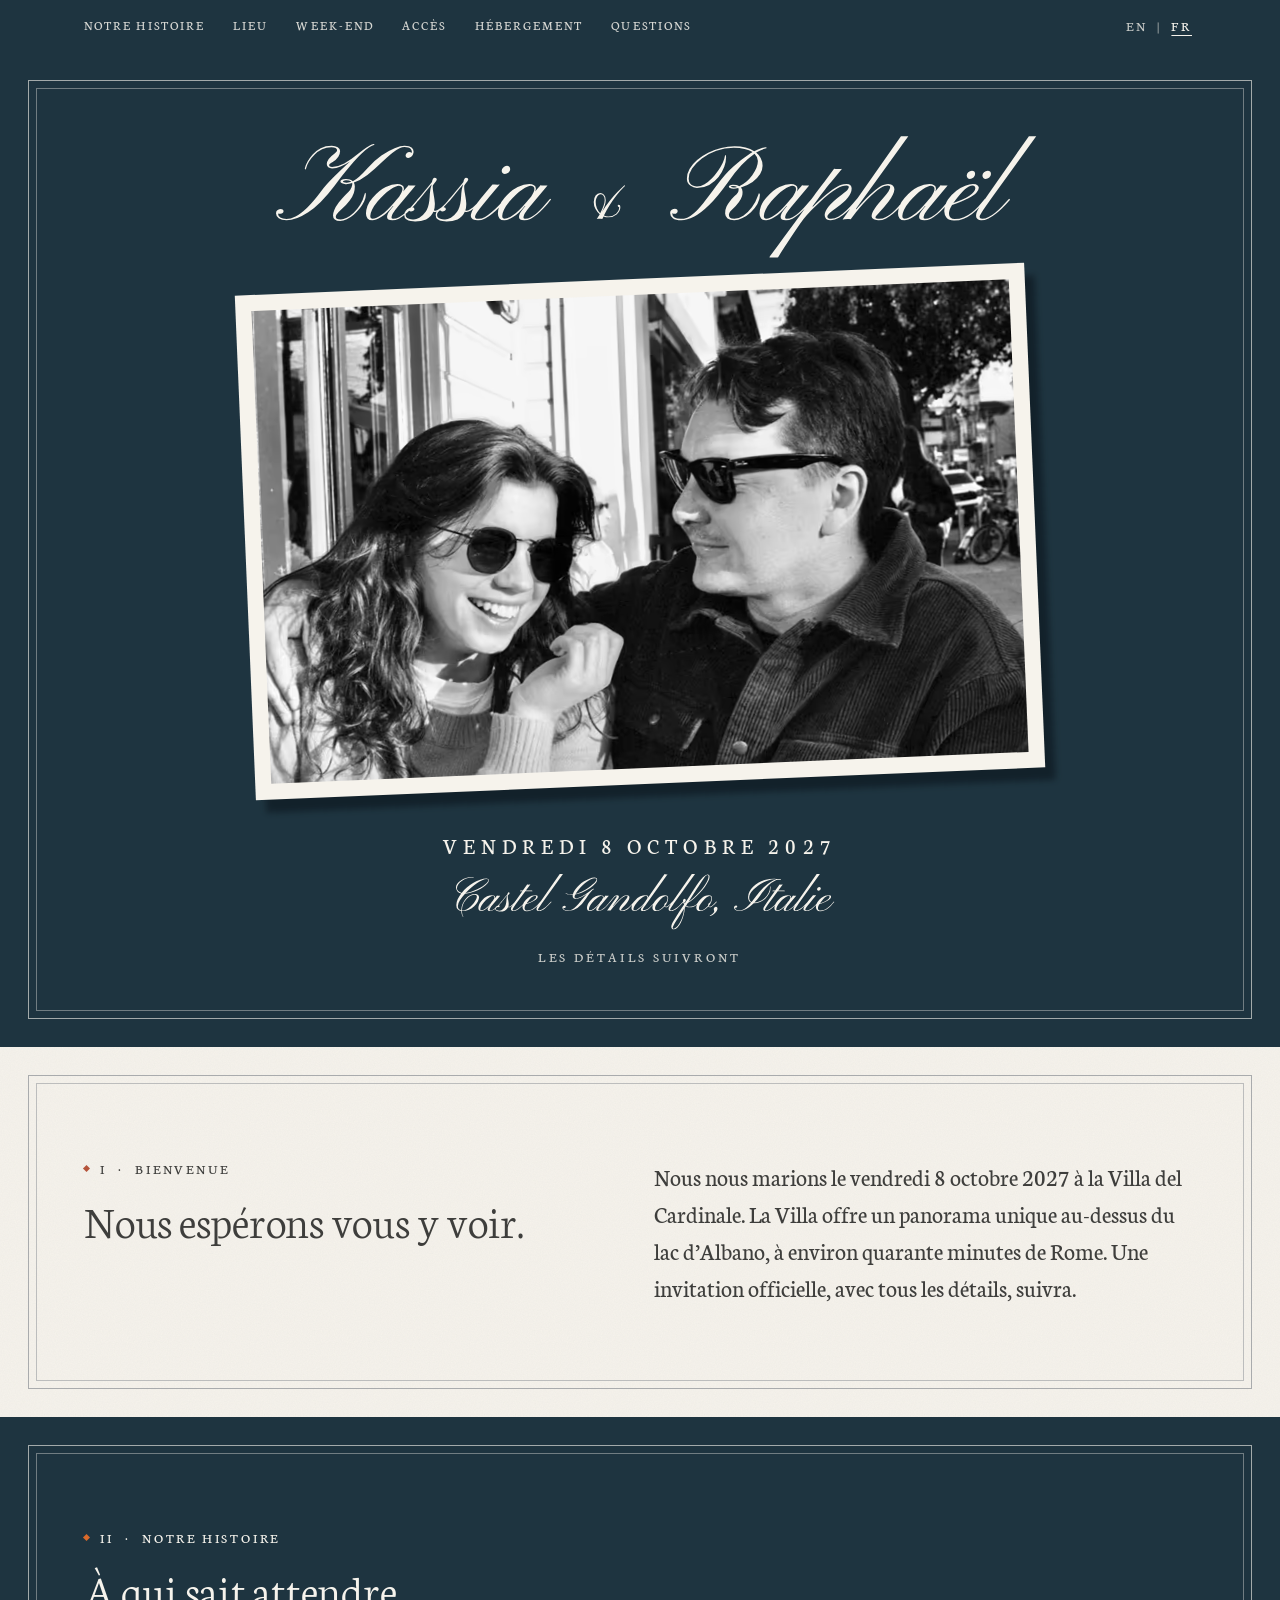
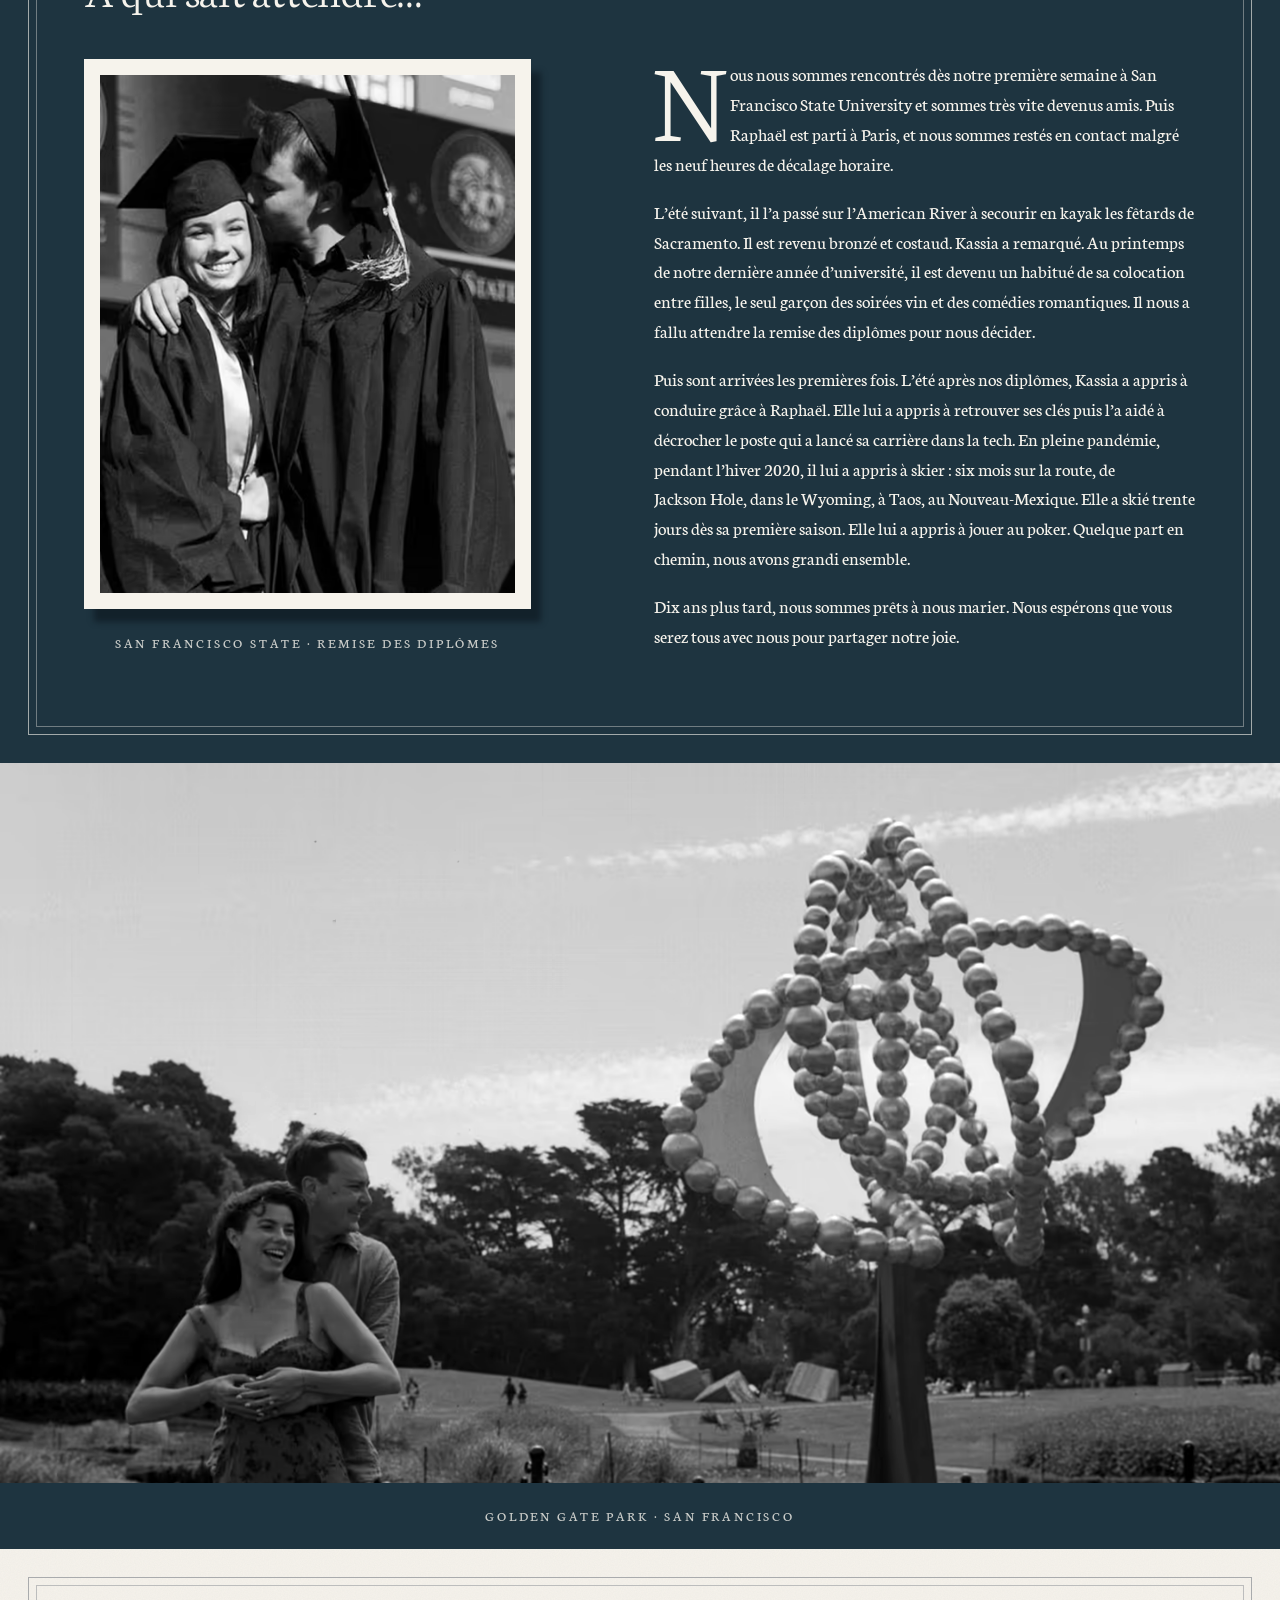
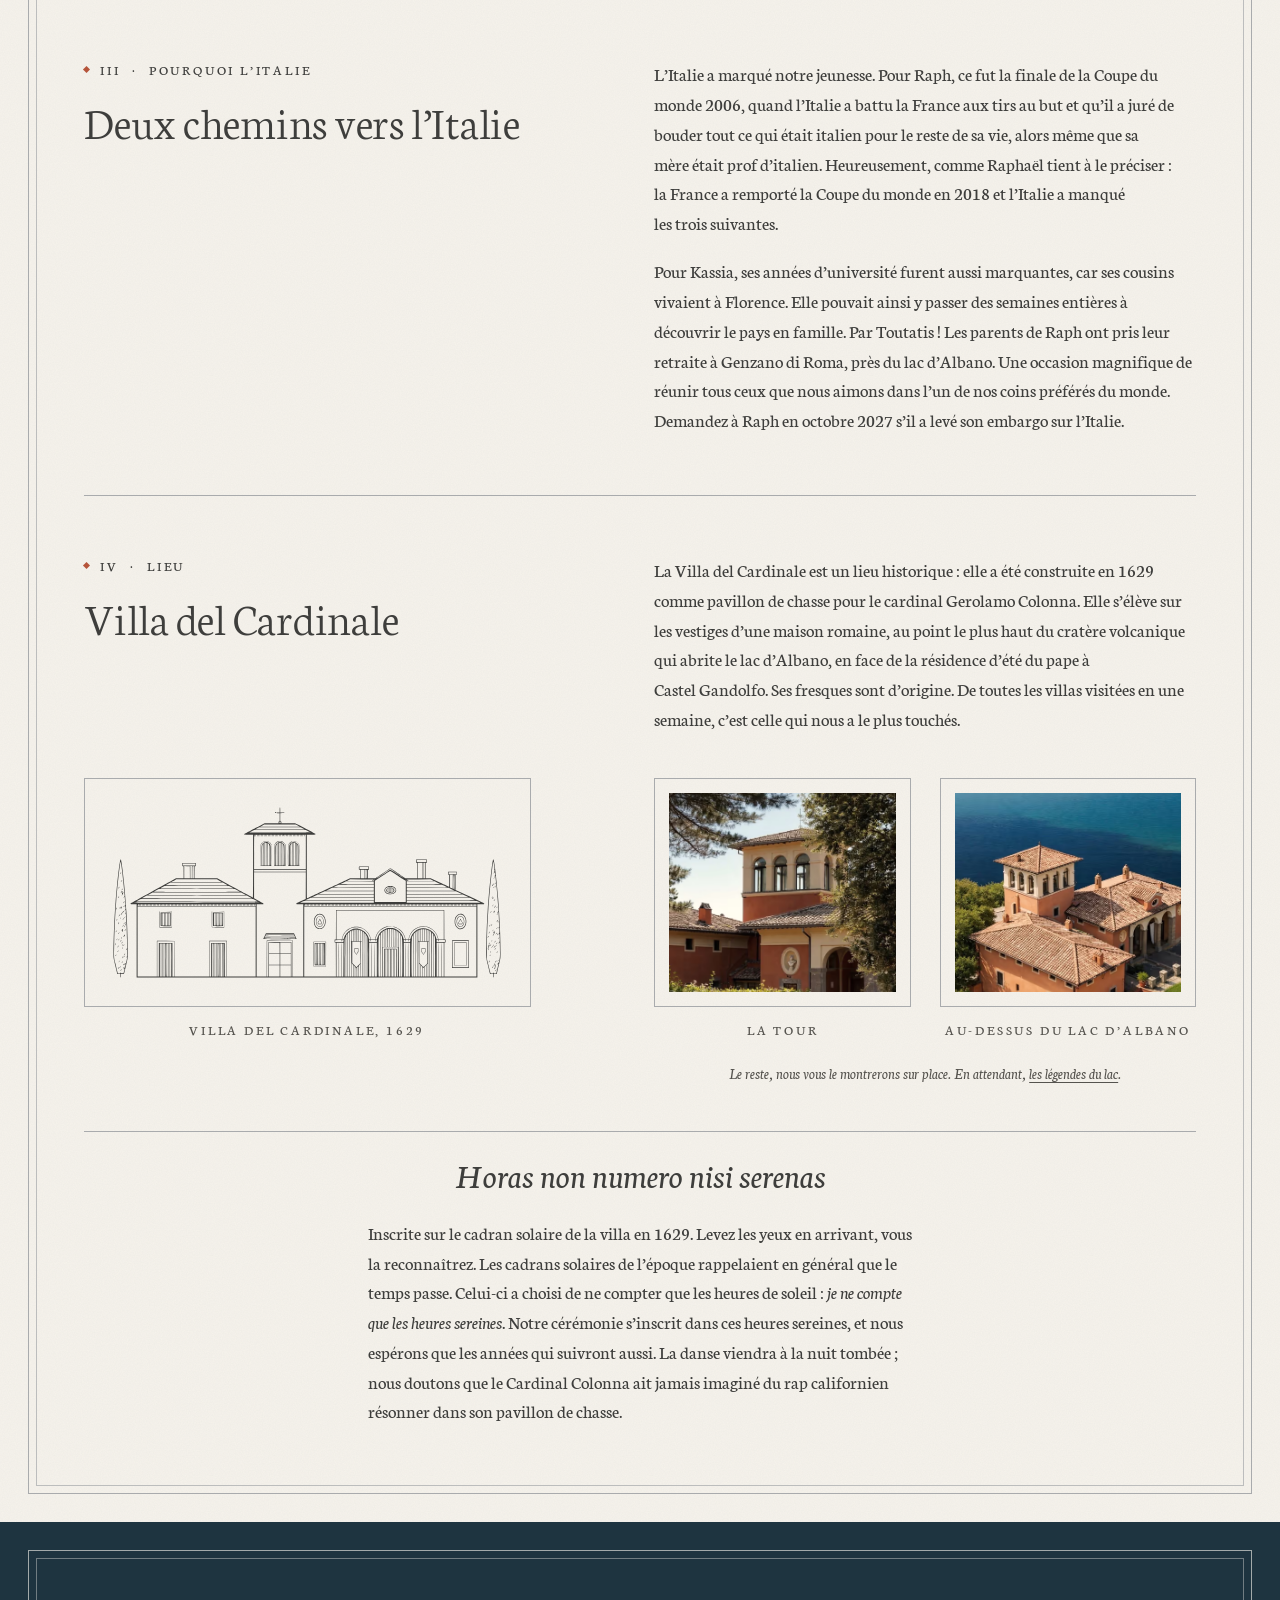
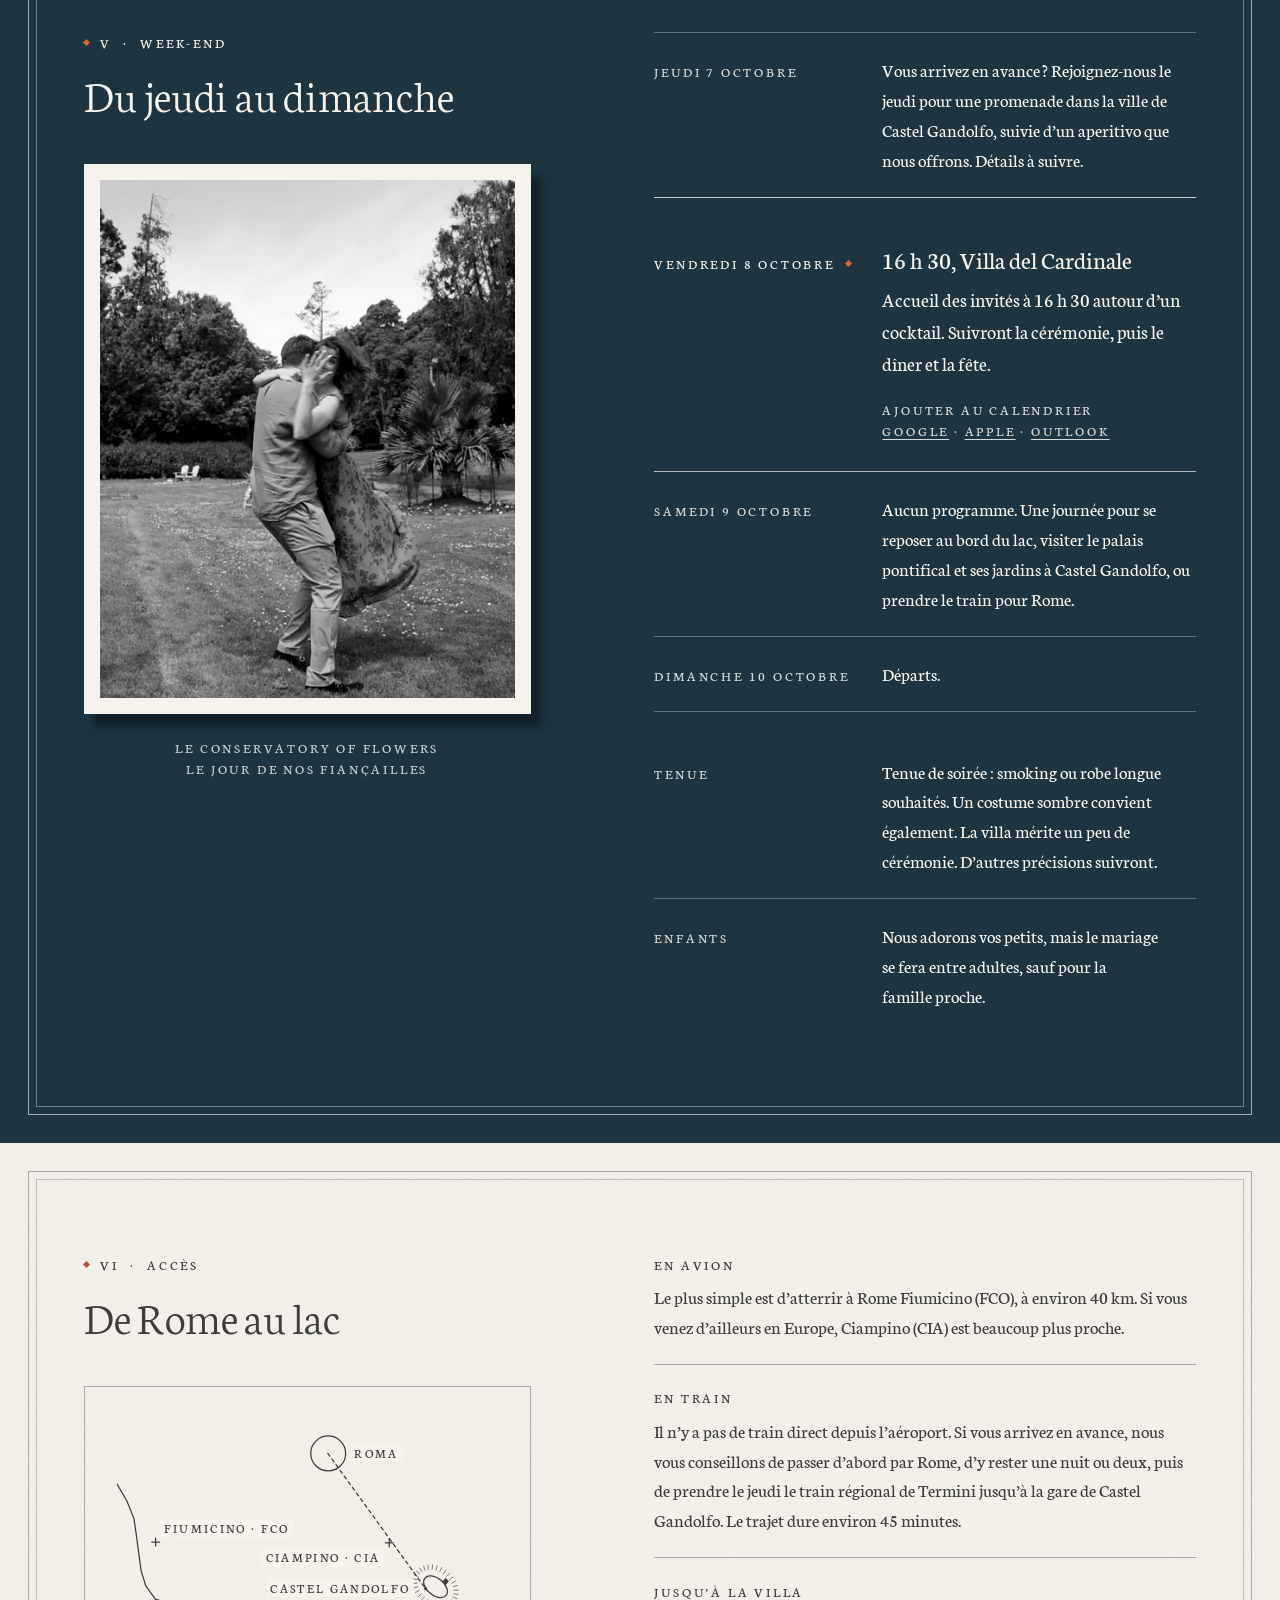
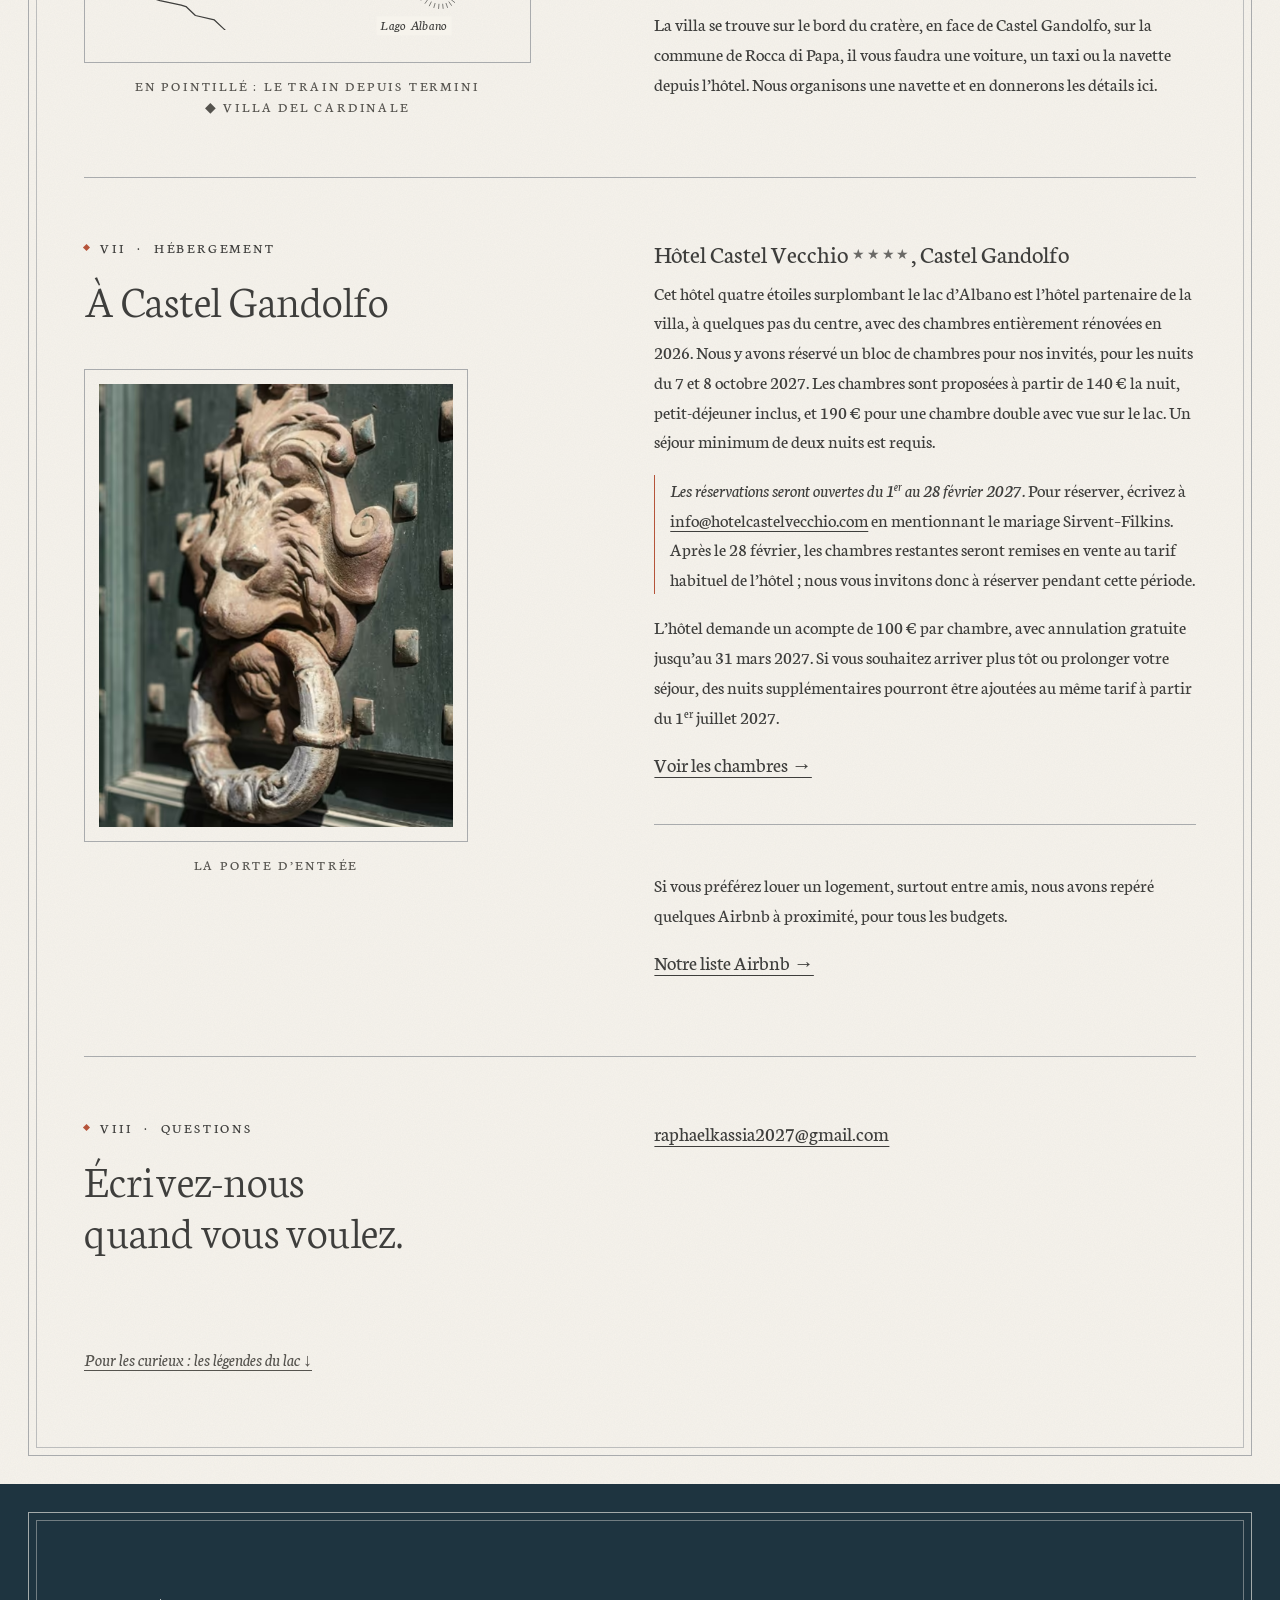
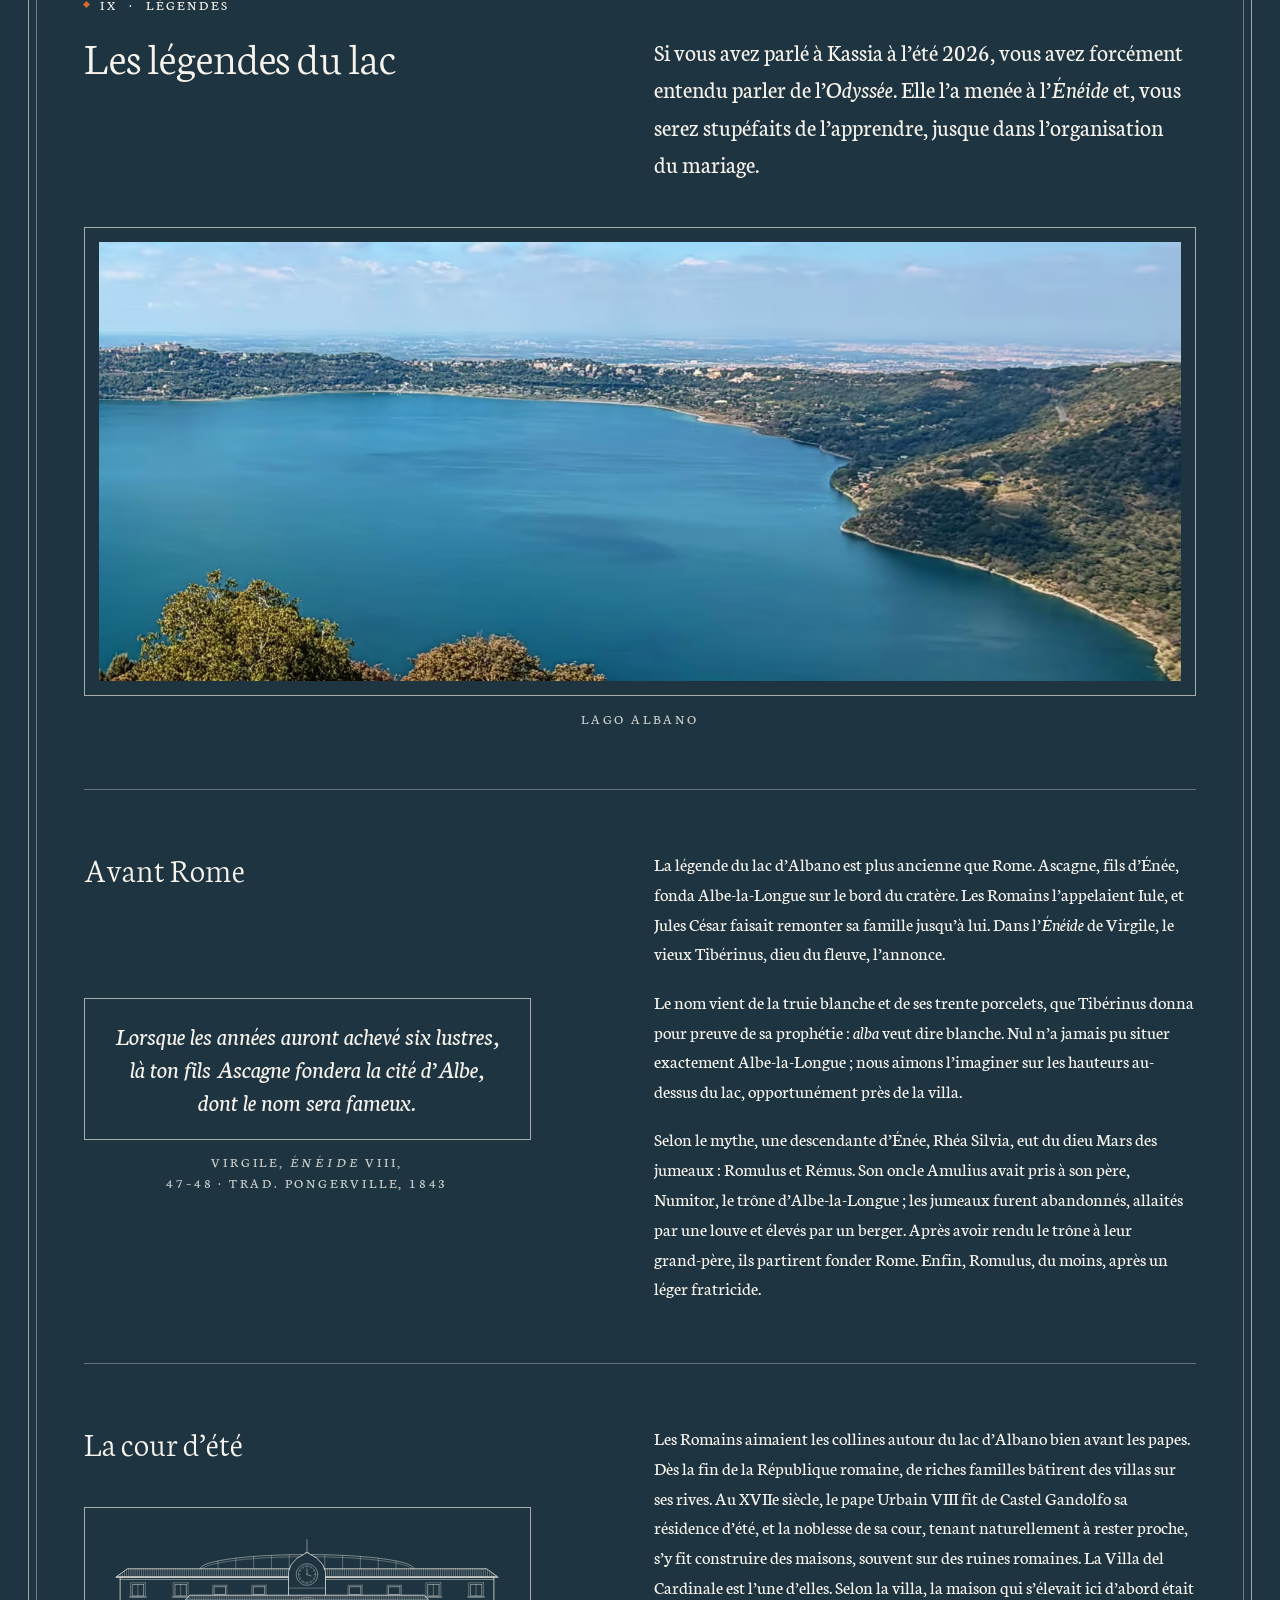
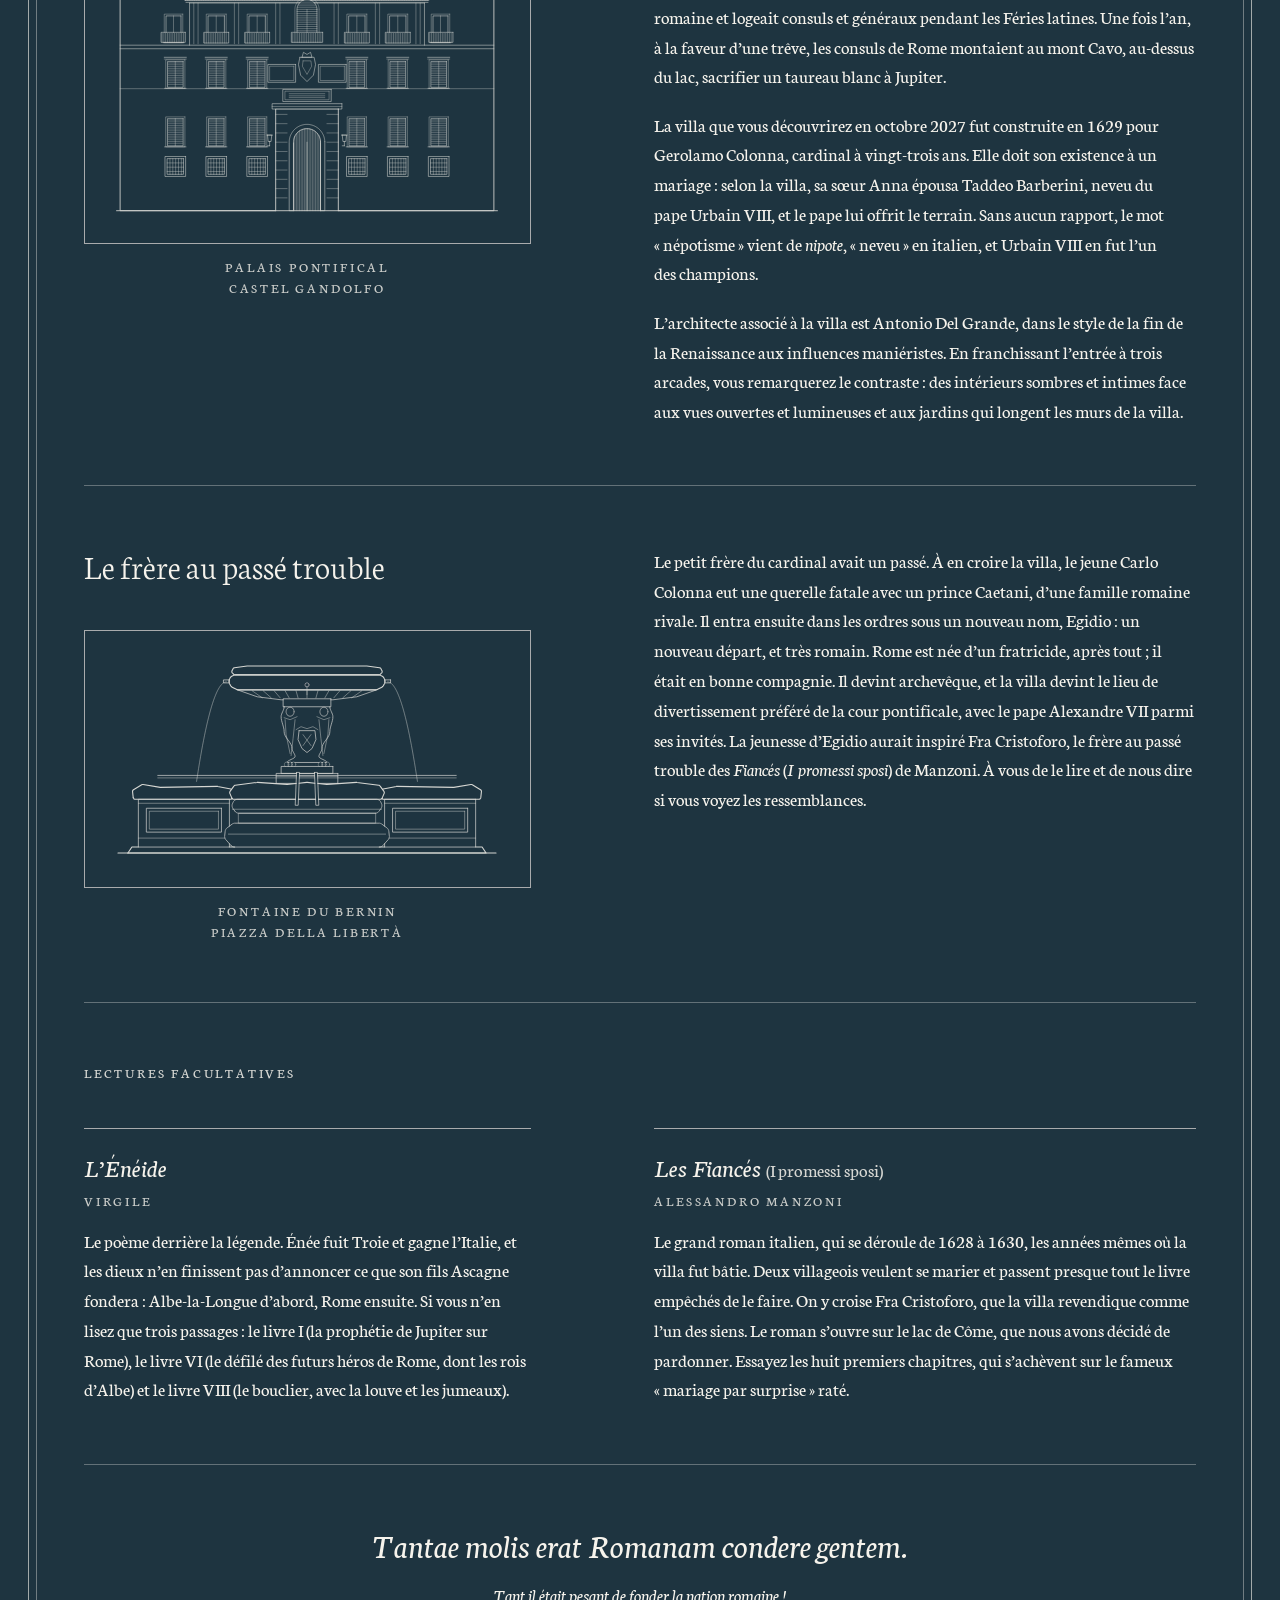
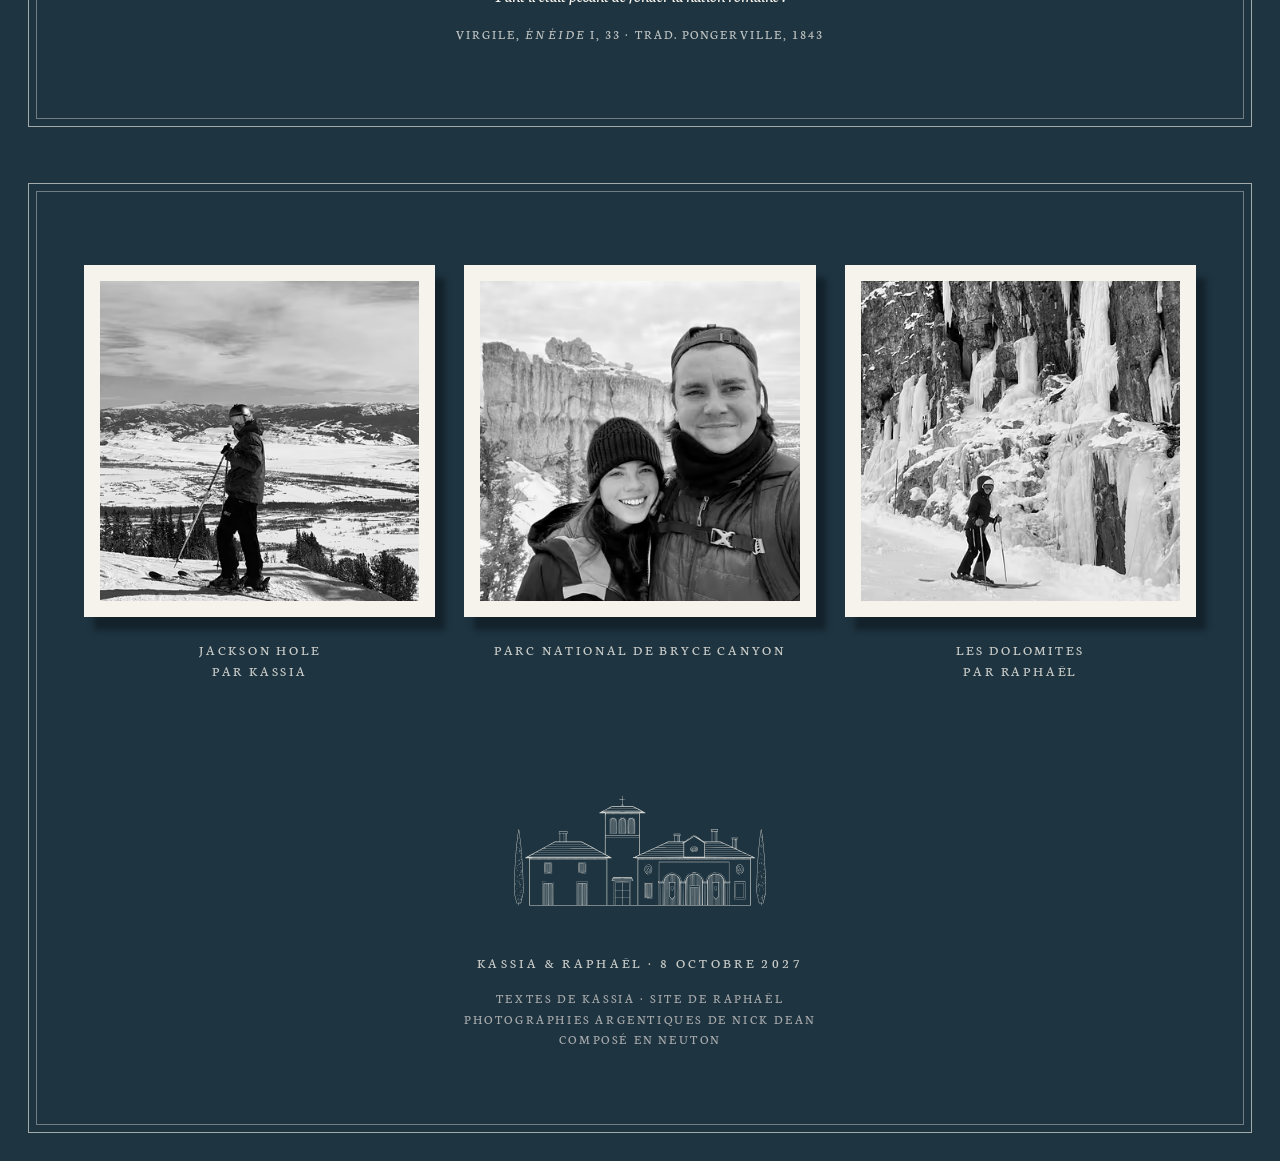
<file: fr/index.html>
<!doctype html>
<html lang="fr">
<head>
  <meta charset="utf-8">
  <meta name="viewport" content="width=device-width, initial-scale=1">
  <!-- kassiaraphael.com/fr: the hosting returns "not found" for /fr, so this small page sends French readers to the
       site in French. The site itself stays one page (index.html); script.js shows French from ?lang=fr. -->
  <meta name="robots" content="noindex, nofollow">
  <title>Kassia &amp; Raphaël · 8 octobre 2027</title>
  <meta name="theme-color" content="#1E3440">
  <meta property="og:type" content="website">
  <meta property="og:site_name" content="Kassia &amp; Raphaël">
  <meta property="og:url" content="https://kassiaraphael.com/fr">
  <meta property="og:title" content="Kassia &amp; Raphaël · 8 octobre 2027">
  <meta property="og:description" content="Castel Gandolfo, Italie. Nous espérons vous y voir.">
  <meta property="og:image" content="https://kassiaraphael.com/images/og.jpg?v=6">
  <meta property="og:image:width" content="1200">
  <meta property="og:image:height" content="630">
  <meta property="og:locale" content="fr_FR">
  <meta name="twitter:card" content="summary_large_image">
  <link rel="icon" href="/favicon.ico?v=3" sizes="16x16 32x32 48x48">
  <link rel="apple-touch-icon" href="/images/apple-touch-icon.png?v=3">
  <meta http-equiv="refresh" content="0; url=/?lang=fr">
  <script>try { localStorage.setItem("lang", "fr"); } catch (e) {} location.replace("/?lang=fr" + location.hash);</script>
  <style>body { margin: 0; background: #1E3440; color: #F6F3EC; font: 18px/1.6 Georgia, serif; text-align: center; padding: 30vh 1rem; } a { color: inherit; }</style>
</head>
<body>
  <p><a href="/?lang=fr">Kassia &amp; Raphaël, en français</a></p>
</body>
</html>
</file>
<file: styles.css>
/* Kassia & Raphaël — editorial black-tie. Fonts are self-hosted (SIL OFL), no third-party requests. */
@font-face { font-family: "Neuton"; font-style: normal; font-weight: 300; font-display: swap; src: url(/fonts/neuton-300.woff2) format("woff2"); }
@font-face { font-family: "Neuton"; font-style: normal; font-weight: 400; font-display: swap; src: url(/fonts/neuton-400.woff2) format("woff2"); }
@font-face { font-family: "Neuton"; font-style: italic; font-weight: 400; font-display: swap; src: url(/fonts/neuton-400-italic.woff2) format("woff2"); }

:root {
  /* Palette */
  --albano: #1E3440;  /* Lake Albano at depth */
  --travertine: #F6F3EC;
  --ink: #3E3E3C;
  --silver: #A9ABAD;
  --ink-soft: #55534E;  /* captions and asides on cream */
  --flammeum: #D9692A;  /* orange: section-label dots and the Friday marker only */
  --terracotta: #B5543A; /* small marks on cream */
  --cream-rule: rgba(246, 243, 236, .32);

  /* Type */
  --serif: "Neuton", "Iowan Old Style", Georgia, serif;
  --text: clamp(1.125rem, .971rem + .24vw, 1.1875rem); /* 18px phones, 19px at 1440 */
  --leading: 1.6;             /* body line-height, every section */
  --measure-text: 24em;       /* single column only: ~65 characters of Neuton per line */
  --caps: .875rem;            /* 14px tracked labels */
  --caps-small: .8125rem;     /* 13px: nav (minimum) */
  --h2: clamp(2.125rem, 1.4rem + 1.9vw, 3rem); /* 34px phones, 48px at 1440 */

  /* One spacing scale for the whole page */
  --s-1: .5rem;
  --s-2: 1rem;
  --s-3: 1.5rem;
  --s-4: clamp(2rem, 1.5rem + 1.25vw, 2.75rem);  /* heading -> body, row gaps */
  --s-5: clamp(3rem, 2rem + 2.5vw, 4.5rem);      /* between blocks inside a section */
  --s-6: clamp(3.5rem, 1.2rem + 4.5vw, 5.25rem); /* section padding with the frame: 120px at 1440, top = bottom */

  /* Frame and content box */
  --frame-outer: 28px;
  --frame-inner: 36px;
  --pad-x: calc(var(--frame-inner) + clamp(1rem, 4vw, 3rem));
  --pad-y: calc(var(--frame-inner) + var(--s-6));
  --content: 38rem;                               /* single column below 1024px */
  --col-gap: clamp(1.5rem, 1rem + 1vw, 2rem);

  /* Sticky bar and prints */
  --bar-h: 3.25rem;
  --print-border: 16px;

  --grain: url("data:image/svg+xml,%3Csvg xmlns='http://www.w3.org/2000/svg' width='220' height='220'%3E%3Cfilter id='n'%3E%3CfeTurbulence type='fractalNoise' baseFrequency='.85' numOctaves='3' stitchTiles='stitch'/%3E%3CfeColorMatrix values='0 0 0 0 .24 0 0 0 0 .22 0 0 0 0 .2 0 0 0 1 0'/%3E%3C/filter%3E%3Crect width='100%25' height='100%25' filter='url(%23n)' opacity='.06'/%3E%3C/svg%3E");
}
@media (max-width: 600px) {
  /* Narrow phones: tighter frame so the text column keeps a readable width. */
  :root { --frame-outer: 12px; --frame-inner: 18px; --print-border: 12px; }
}
@media (min-width: 1024px) { :root { --content: 75rem; } } /* ~1200px, never stretched wider */
/* Vertical rhythm: every spacing step rounded to the body line (text size x 1.6): quarter lines for the small steps,
   half lines for the large ones. Browsers without round() keep the plain values above. */
:root { --line: calc(var(--text) * var(--leading)); }
@supports (width: round(nearest, 10px, 4px)) {
  :root {
    --s-1: round(nearest, .5rem, calc(var(--line) / 4));
    --s-2: round(nearest, 1rem, calc(var(--line) / 4));
    --s-3: round(nearest, 1.5rem, calc(var(--line) / 4));
    --s-4: round(nearest, clamp(2rem, 1.5rem + 1.25vw, 2.75rem), calc(var(--line) / 2));
    --s-5: round(nearest, clamp(3rem, 2rem + 2.5vw, 4.5rem), calc(var(--line) / 2));
    --s-6: round(nearest, clamp(3.5rem, 1.2rem + 4.5vw, 5.25rem), calc(var(--line) / 2));
  }
}

*, *::before, *::after { box-sizing: border-box; }
html { scroll-behavior: smooth; scroll-padding-top: calc(var(--bar-h) + var(--s-3)); -webkit-text-size-adjust: 100%; }
body {
  margin: 0;
  background: var(--albano);
  color: var(--ink);
  font: 400 var(--text)/var(--leading) var(--serif);
  font-kerning: normal;
  overflow-x: clip;
}
img { display: block; max-width: 100%; height: auto; }
picture { display: contents; } /* AVIF/WebP wrappers: the <img> inside lays out exactly as before */
p { margin: 0 0 1em; }
h1, h2, h3 { margin: 0; font-weight: 300; text-wrap: balance; }
p, li, figcaption { text-wrap: pretty; } /* no one-word last lines */
/* Links: underline in the text colour (charcoal on cream, cream on navy), never orange */
a { color: inherit; text-decoration-color: currentColor; text-decoration-thickness: 1px; text-underline-offset: .22em;
    transition: text-underline-offset .2s ease, text-decoration-color .2s ease; }
/* Hover: the underline drops a touch and softens; no other motion */
a:hover { text-underline-offset: .3em; text-decoration-color: color-mix(in srgb, currentColor 60%, transparent); }
/* Keyboard focus: a 2px outline in the text colour on every link, button and nav item */
:focus-visible { outline: 2px solid currentColor; outline-offset: 4px; }
/* Hanging punctuation: an opening quotation mark or bracket hangs into the margin, so the text edge stays straight
   (Safari applies it; other browsers ignore it). Nothing in the current copy opens with one, but quotes will hang if added. */
blockquote, .pull, .lede, .motto, .gloss, .lore-close-line, .main > p { hanging-punctuation: first allow-end; }

/* Visually hidden, still read by screen readers and search (the script lines' words) */
.vh { position: absolute; width: 1px; height: 1px; margin: -1px; padding: 0; overflow: hidden; clip-path: inset(50%); white-space: nowrap; border: 0; }

/* Script lines: Pinyon Script outlined to SVG paths (no web font). Each SVG is the text's em box:
   ascender 1768 + descender 787 on a 2048 grid, baseline on the text baseline, and vertical margins
   that give it the same line box as the text had (--lh = that line's line-height). The script lines
   themselves have line-height 0, so only the SVGs set their height, exactly as the font's text did. */
.glyphs { --m: calc((var(--lh, 1.2476) - 1.2476) / 2); /* half-leading, in em */
          height: 1.2476em; margin-block: calc(var(--m) * 1em); fill: currentColor; overflow: visible;
          vertical-align: calc((-.3843 - var(--m)) * 1em); } /* an inline SVG's baseline is its bottom margin edge */
/* Spaces between the outlined words: Neuton's space (305/2048) widened to Pinyon's (503/2048) */
.names, .place { word-spacing: .0967em; }
html[lang="fr"] .only-en, html:not([lang="fr"]) .only-fr { display: none; }

.skip { position: absolute; left: -999px; top: 8px; background: var(--travertine); color: var(--ink); padding: .4rem .8rem; z-index: 30; }
.skip:focus { left: 8px; }
.noscript { background: var(--travertine); text-align: center; padding: 2rem 1rem; margin: 0; }

/* Labels and captions: tracked capitals (13px minimum, cream at 70%+ opacity) */
.caps, .label, .nav a, .lang, figcaption {
  text-transform: uppercase;
  letter-spacing: .2em;
  font-size: var(--caps);
  font-weight: 400;
  line-height: 1.5;
}

/* ---------- Top bar: sticky, minimal ---------- */
.topbar {
  position: sticky; top: 0; z-index: 20;
  display: flex; align-items: center; justify-content: space-between; gap: var(--s-2);
  min-height: var(--bar-h);
  padding: 0 var(--pad-x);
  background: var(--albano); color: var(--travertine);
  border-bottom: 1px solid transparent;
  transition: border-color .4s ease;
}
.topbar.stuck { border-bottom-color: var(--cream-rule); }
.nav {
  display: flex; gap: 1.1rem; flex: 1; min-width: 0;
  overflow-x: auto; white-space: nowrap; scrollbar-width: none;
  -webkit-mask-image: linear-gradient(to right, #000 85%, transparent); mask-image: linear-gradient(to right, #000 85%, transparent);
}
.nav::-webkit-scrollbar { display: none; }
.nav a { text-decoration: none; opacity: .86; padding: .35rem 0; letter-spacing: .16em; font-size: var(--caps-small); }
.nav a { text-decoration: underline; text-decoration-color: transparent; text-underline-offset: .3em; text-decoration-thickness: 1px;
         transition: opacity .2s ease, text-decoration-color .2s ease; }
.nav a:hover, .nav a:focus-visible { opacity: 1; text-decoration-color: currentColor; }
.nav { padding-block: 6px; margin-block: -6px; } /* room for the 2px focus outline inside the scrolling nav */
.nav a:focus-visible { outline-offset: 2px; }
.lang { display: flex; align-items: center; gap: .35rem; flex: none; }
.lang span { opacity: .7; }
.lang button {
  font: inherit; letter-spacing: inherit; color: inherit; background: none; border: 0;
  padding: .35rem .25rem; cursor: pointer; opacity: .78;
}
.lang button[aria-pressed="true"] { opacity: 1; text-decoration: underline; text-underline-offset: .3em; }
.lang button { transition: opacity .2s ease; }
.lang button:hover { opacity: 1; }
/* Monogram: phones only, in place of the section links */
.mono { display: none; font-family: var(--serif); font-size: 1.1875rem; letter-spacing: .06em; text-decoration: none; white-space: nowrap; padding: .35rem 0; }
@media (max-width: 767px) {
  .nav { display: none; }
  .mono { display: block; }
}
/* ---------- Phone menu: "Menu" in the bar opens a table of contents on navy ---------- */
.menu-btn, .menu { display: none; }
@media (max-width: 767px) {
  .menu-btn { display: block; margin-left: auto; font: inherit; font-size: var(--caps); letter-spacing: .2em; line-height: 1.5; text-transform: uppercase;
              color: inherit; background: none; border: 0; padding: .85rem .25rem; cursor: pointer; } /* same caps and baseline as EN | FR beside it; 44px+ tap height */
  .menu-btn .close-l, .menu-open .menu-btn .open-l { display: none; }
  .menu-open .menu-btn .close-l { display: inline; }
  .menu-open { overflow: hidden; } /* the page stays put behind the menu */
  .menu-open .topbar { border-bottom-color: var(--cream-rule); }
  .menu:not([hidden]) { display: block; position: fixed; top: var(--bar-h); right: 0; bottom: 0; left: 0; z-index: 19; overflow-y: auto;
       background: var(--albano); color: var(--travertine); padding: var(--s-4) var(--pad-x) var(--s-5); } /* left edge = the bar's K & R */
  .menu-label { margin: 0 0 var(--s-2); text-transform: uppercase; letter-spacing: .2em; font-size: var(--caps); line-height: 1.5; opacity: .8; } /* like a section label */
  .menu ol { list-style: none; margin: 0; padding: 0; }
  .menu li { border-top: 1px solid var(--cream-rule); }
  .menu li:last-child { border-bottom: 1px solid var(--cream-rule); }
  .menu a { display: flex; align-items: baseline; gap: var(--s-2); padding: var(--s-2) 0; text-decoration: none;
            font-size: clamp(1.625rem, 1.2rem + 1.2vw, 2.125rem); font-weight: 300; line-height: 1.2; } /* the Lore chapter-title size */
  .menu .n { flex: none; width: 3.25em; font-size: var(--caps); letter-spacing: .2em; opacity: .7; } /* numerals as on the section labels */
  .menu a:focus-visible { outline-offset: 2px; }
}
@media (min-width: 900px) { /* six items fit in both languages from here; below, the row scrolls with a fade */
  .nav { gap: 1.75rem; overflow: visible; -webkit-mask-image: none; mask-image: none; }
}
@media (min-width: 1024px) {
  /* Bar contents line up with the content box below */
  .topbar { padding-inline: max(var(--pad-x), calc((100% - var(--content)) / 2)); }
}

/* ---------- Sections and frame ---------- */
.sheet { position: relative; padding: var(--pad-y) var(--pad-x); }
.sheet > * { max-width: var(--content); margin-inline: auto; }
.sheet::before, .sheet::after { content: ""; position: absolute; pointer-events: none; }
.sheet::before { inset: var(--frame-outer); border: 1.5px solid var(--frame); }
.sheet::after { inset: var(--frame-inner); border: 1px solid var(--frame-soft); }

.albano {
  background: var(--albano); color: var(--travertine);
  --marker: var(--flammeum);
  --frame: rgba(246, 243, 236, .62);
  --frame-soft: rgba(246, 243, 236, .38);
  --rule: var(--cream-rule);
}
.paper {
  background: var(--travertine) var(--grain);
  color: var(--ink);
  --marker: var(--terracotta);
  --frame: var(--silver);
  --frame-soft: color-mix(in srgb, var(--silver) 75%, var(--travertine));
  --rule: var(--silver);
}

/* Section header, one pattern everywhere: dotted label, then a Neuton heading */
.head { margin-bottom: var(--s-4); }
.label { margin: 0 0 var(--s-2); display: flex; align-items: center; gap: .7rem; }
.label::before { content: ""; width: 5px; height: 5px; background: var(--marker); transform: rotate(45deg); flex: none; }
.label .num::after { content: "·"; margin-left: .7rem; } /* "I · Welcome" */
/* Single column: body never runs past ~65 characters. From 1024px it fills columns 7-12. */
@media (max-width: 1023px) { .main > p, .copy, .leg p, .days div p { max-width: var(--measure-text); } }
h2 { font-size: var(--h2); line-height: 1.1; letter-spacing: -.005em; }
.head .aside { margin: var(--s-2) 0 0; }
.aside { font-style: italic; font-size: max(1.125rem, .9em); opacity: .88; }
.paper .aside { color: var(--ink-soft); opacity: 1; }
/* Hairlines span the full content box, never a short centred dash */
.sheet > .rule { border: 0; border-top: 1px solid var(--rule); margin-block: var(--s-5); }

/* ---------- 12-column grid (1024px+), the same in every two-column section ----------
   `left` = columns 1-5, column 6 is the gutter, `right` = columns 7-12, so right-hand text
   starts at the same x everywhere. Short columns are top-aligned with their neighbours. */
@media (min-width: 1024px) {
  .grid {
    display: grid; column-gap: var(--col-gap); row-gap: var(--s-4); align-items: start;
    grid-template-rows: auto 1fr; /* a tall right column grows row 2, never pushes the image down */
    grid-template-columns: [full-start left-start] repeat(5, minmax(0, 1fr)) [left-end] minmax(0, 1fr) [right-start] repeat(6, minmax(0, 1fr)) [right-end full-end];
  }
  .grid > * { margin: 0; }
  .grid > .head  { grid-area: 1 / left; }
  .grid > .side  { grid-area: 2 / left; }
  .grid > .main  { grid-area: 1 / right / span 2; }
  .grid > .strip { grid-column: full; }
}

/* ---------- Hero: the whole stack fits min(viewport, max) ---------- */
.hero {
  --hero-pad: calc(var(--frame-inner) + var(--s-4));
  --names-size: clamp(3.6rem, min(15vw, 12vh), 7rem);
  --place-size: calc(var(--names-size) * .44);   /* ~40-45% of the names */
  --date-size: clamp(1.0625rem, 2.8vw, 1.375rem);
  /* Height left for the print once names, gaps and caption are placed */
  --print-h: calc(100svh - var(--bar-h) - 2 * var(--hero-pad) - 1.15 * var(--names-size) - var(--s-3) - var(--s-4)
                  - 1.5 * var(--date-size) - 1.3 * var(--place-size) - var(--s-1) - var(--s-2) - 1.5 * var(--caps));
  min-height: calc(100svh - var(--bar-h)); /* full viewport */
  display: flex; flex-direction: column; justify-content: center; align-items: center;
  text-align: center;
  padding-block: var(--hero-pad);
}
.names {
  --lh: 1.15; /* the line's height, carried by the SVGs */
  font-weight: 400;
  font-size: var(--names-size); /* never below ~22px mobile / 28px desktop */
  line-height: 0;
  margin: 0 0 var(--s-3);
  max-width: none;
}
/* Ampersand at 65% of the names, ink centred on the names' x-height (measured) */
.amp { font-size: .65em; line-height: 0; --lh: 1; padding: 0 .12em; vertical-align: .015em; }
.name2 { white-space: nowrap; } /* the ampersand always travels with Raphaël, never alone on a line */
@media (max-width: 759px) {
  /* Stacked: Kassia / & Raphaël */
  .names { --lh: 1.05; }
  .names > .name, .names .name2 { display: block; }
  .names .amp { padding: 0 .04em 0 0; }
}
.caption > * { margin: 0 auto; }
.caption .date { font-size: var(--date-size); letter-spacing: .28em; }
.place { --lh: 1.3; font-size: var(--place-size); line-height: 0; margin: var(--s-1) auto var(--s-2) !important; }
.quiet { opacity: .8; font-size: var(--caps); letter-spacing: .24em; }

/* ---------- Prints: photographs of people, cream border + faux shadow ---------- */
.print { position: relative; isolation: isolate; padding: var(--print-border); margin: 0; }
.print::after { content: ""; position: absolute; inset: 0; z-index: -1; background: var(--travertine); } /* the paper */
.print::before { /* faux shadow: darker translucent sheet, offset down-right */
  content: ""; position: absolute; inset: 0; z-index: -1;
  background: rgba(6, 14, 20, .5); transform: translate(10px, 13px); filter: blur(3px);
}
.print img { filter: grayscale(1) contrast(1.05); width: 100%; background: #8d8d8b; }
/* Only the hero print tilts. Its width follows the height left in the viewport (16:10 photo). */
.print--hero {
  width: clamp(min(100%, 20rem), calc(1.5 * ((var(--print-h) - 2 * var(--print-border)) * 1.6 * .95 + 2 * var(--print-border))), min(100%, 78rem)); /* 1.5x the fit-to-fold size */
  max-width: none;
  margin-bottom: var(--s-4);
  transform: rotate(-2.4deg);
}

/* ---------- Plates: the place, in colour, in silver hairline frames ---------- */
.plate { margin: 0; }
.plate img { width: 100%; }
figcaption { margin-top: .75rem; color: var(--ink-soft); text-align: center; text-wrap: balance; } /* centred under its frame, site-wide */
.frame { border: 1px solid var(--silver); padding: clamp(8px, 1.2vw, 14px); }
.drawing .frame { padding: clamp(1rem, 2.2vw, 2rem); } /* the drawing fills its plate, the same margin on all four sides */

/* Map: line drawing in the villa plate's style. Labels are HTML, placed in % of the drawing. */
.map { padding: clamp(.75rem, 2.5vw, 2rem); border: 1px solid var(--silver); color: var(--ink); }
.map-inner { position: relative; }
@media (max-width: 759px) { .map .map-more { display: none; } } /* phones: simpler map, no Ciampino, no sea label */
.map-art { display: block; width: 100%; height: auto; overflow: hidden; }
.pin { position: absolute; white-space: nowrap; font-size: var(--caps-small); letter-spacing: .18em; text-transform: uppercase; line-height: 1; padding: .2em .3em; background: var(--travertine); }
.pin--right { transform: translate(.3rem, -50%); }
.pin--left  { transform: translate(calc(-100% - .35rem), -50%); }
.pin--cg    { transform: translate(calc(-100% - .7rem), -50%); } /* clear of the crater rim */
.pin--fco   { transform: translate(.25rem, calc(-100% - .25rem)); }
.pin--cia   { transform: translate(calc(-100% - .3rem), .35rem); } /* below-left of the cross, clear of the train line and Fiumicino */
.pin-br { display: none; }
.pin--lake  { text-transform: none; letter-spacing: .02em; font-style: italic; font-size: .875rem; transform: translate(-100%, .45rem); } /* under the lake, ending at its east shore */
@media (max-width: 759px), (min-width: 1024px) and (max-width: 1279px) { /* where the map is narrow */
  .map .pin-long { display: none; }
}

/* ---------- Welcome ---------- */
.lede { font-size: clamp(1.375rem, 1.2rem + .5vw, 1.5rem); line-height: 1.55; margin: 0; } /* 22-24px */

/* ---------- Our story: four paragraphs at body size ---------- */
.story .main p:last-child { margin-bottom: 0; }
.story .story-shot { max-width: 24rem; margin-bottom: var(--s-5); } /* phones: label, heading, photo, text; 48px+ of air under the caption */
/* Drop cap: first paragraph only, 3 lines on desktop, 2 on phones */
.story .main > p:first-child::first-letter { float: left; font-size: 3.6em; line-height: .8; margin: .08em .1em 0 0; font-weight: 300; }
@supports (initial-letter: 3) {
  .story .main > p:first-child::first-letter { float: none; font-size: inherit; line-height: inherit; margin: 0 .14em 0 0; initial-letter: 2; }
}
@media (min-width: 760px) {
  @supports (initial-letter: 3) { .story .main > p:first-child::first-letter { initial-letter: 3; } }
  @supports not (initial-letter: 3) { .story .main > p:first-child::first-letter { font-size: 4.6em; } }
}
/* One measure for all four paragraphs: plain (greedy) wrapping, so every line runs out to the column's right edge.
   Safari's text-wrap: pretty pulls whole paragraphs in from the edge, which left the drop-cap paragraph looking wider
   than the ones below. Short last lines are handled in the copy with non-breaking spaces instead. */
.story .main > p { text-wrap: wrap; }
/* Text starts at its cap height, so the first line sits flush with the top of whatever it is set beside */
@media (min-width: 1024px) { .story .main > p:first-child { text-box: trim-start cap alphabetic; } }
@media (min-width: 1024px) {
  /* Title row on its own; photo and text start together on the row below.
     Same 12-column grid and named areas as every section: "head ." / "photo text". */
  .story > .head { grid-area: 1 / left; }
  .story > .side { grid-area: 2 / left; }
  .story > .main { grid-area: 2 / right; }
  .story .story-shot { max-width: none; margin-bottom: 0; } /* photo fills columns 1-5, text 7-12 */
}

/* ---------- Why Italy: the standard two columns, like Welcome (label + heading left, body right) ---------- */
.italy .main > p:last-child { margin-bottom: 0; } /* standard 1em between paragraphs, none after the last */

/* ---------- Venue: head | copy, then drawing | tower + aerial, then the motto ---------- */
.venue .drawing { margin-bottom: var(--s-4); }
.pair { display: grid; grid-template-columns: 1fr 1fr; column-gap: var(--col-gap); }
.pair .frame img { aspect-ratio: 4 / 5; object-fit: cover; }
.pair .rest { grid-column: 1 / -1; }
.rest { margin: var(--s-3) 0 0; font-size: .9375rem; text-align: center; } /* small italic line under the photos */
@media (max-width: 759px) {
  /* Phones: drawing, then the tower, then the aerial, each full width with its caption on one line */
  .pair { grid-template-columns: 1fr; row-gap: var(--s-4); }
  .pair figcaption { white-space: nowrap; }
  .pair .rest { margin-top: 0; }
}
@media (min-width: 1024px) {
  /* Rows: 1 head | copy, 2 the three frames, 3 their captions, 4 the closing line.
     Drawing and pair share rows 2-3 (subgrid), so all three frames have level tops and bottoms;
     the drawing sets the height and the photos crop to it. */
  .venue { row-gap: 0; grid-template-rows: auto auto auto auto; }
  .venue > .head { grid-area: 1 / left; }
  .venue > .copy { grid-area: 1 / right; margin-bottom: var(--s-4); } /* row 1 -> frames: the same gap as heading -> body */
  .venue > .drawing { grid-area: 2 / left / span 2; margin: 0; display: grid; grid-template-rows: subgrid; }
  .venue > .pair { grid-area: 2 / right / span 3; grid-template-rows: subgrid; }
  .pair .plate { grid-row: span 2; display: grid; grid-template-rows: subgrid; }
  .pair .frame { position: relative; }
  .pair .frame img { position: absolute; inset: clamp(8px, 1.2vw, 14px); width: calc(100% - 2 * clamp(8px, 1.2vw, 14px)); height: calc(100% - 2 * clamp(8px, 1.2vw, 14px)); aspect-ratio: auto; }
  .pair .plate:first-child img { object-position: 50% 30%; } /* the tower to the doorway */
  .pair .plate:nth-child(2) img { object-position: 50% 85%; } /* lake above the roofs */
}
/* Closing note of the Venue: the sundial's motto at 1.5x body, its story beneath.
   Tighter space around it than between sections, so it reads as part of the Venue. */
.motto-block { text-align: center; }
#venue > .rule:last-of-type { margin-block: var(--s-4) var(--s-3); }
#venue { padding-bottom: calc(var(--frame-inner) + var(--s-5)); }
.motto { font-style: italic; font-weight: 400; font-size: min(calc(var(--text) * 1.85), calc(var(--h2) * .94)); /* ~23% up, always below the section heading */ line-height: 1.2; margin: 0 auto var(--s-3); text-wrap: balance; }
/* The motto's story: body text in a narrow column centred on the page, the lines set ragged right; only the translated motto is italic */
.gloss { font-size: var(--text); line-height: var(--leading); max-width: 34rem; margin: 0 auto; text-align: left; text-wrap: pretty; }
.gloss em { font-style: italic; }
@media (max-width: 767px) {
  /* Phones: paragraphs, labels and headings start at the same left edge as everything else.
     Still centred: hero, captions, the Latin motto line, "We'll show you the rest", footer. */
  .gloss { max-width: none; margin-inline: 0; }
}

/* ---------- Weekend ---------- */
.days { list-style: none; padding: 0; margin: 0; border-top: 1px solid var(--rule); }
.days li { padding: var(--s-3) 0 var(--s-2); border-bottom: 1px solid var(--rule); }
.days li > .caps { margin: 0 0 var(--s-1); opacity: .86; white-space: nowrap; }
.days p:last-child { margin-bottom: var(--s-1); }
.days .fri { padding: var(--s-4) 0 var(--s-3); border-top: 1px solid rgba(246, 243, 236, .7); border-bottom-color: rgba(246, 243, 236, .7); margin-top: -1px; }
.days .fri > .caps { opacity: 1; }
.days .fri > .caps::after { content: ""; display: inline-block; width: 5px; height: 5px; margin-left: .7rem; background: var(--marker); transform: rotate(45deg); vertical-align: .15em; }
.days .fri .when { font-size: 1.35em; line-height: 1.3; margin: 0 0 var(--s-1); }
.days .fri div p:not(.when) { font-size: 1.08em; }
.days .dress { padding-top: var(--s-4); } /* the practical rows (what to wear, children) start a step below the schedule */
.days li:last-child { border-bottom: 0; }
/* "Add to calendar" under a day: the section-label caps, links underlined like every link, one small step below the copy */
.days li div p.cal:not(.when) { font-size: var(--caps); line-height: 1.5; margin: 0 0 var(--s-1); opacity: .86; }
.days .cal-label { display: block; } /* the label on its own line, the two links together on the next */
.days .cal a { white-space: nowrap; }
.weekend-shot { margin-top: var(--s-5); max-width: 24rem; }
@media (min-width: 760px) {
  .days li { display: grid; grid-template-columns: 13rem 1fr; gap: 1.25rem; align-items: baseline; }
}
@media (min-width: 1024px) {
  .weekend-shot { margin-top: 0; max-width: none; width: 100%; }
}

/* ---------- Travel ---------- */
.leg h3 { margin: 0 0 var(--s-1); }
.leg p { margin: 0; }
.leg + .leg { margin-top: var(--s-3); padding-top: var(--s-3); border-top: 1px solid var(--rule); }
.travel .side { margin-top: var(--s-4); }
@media (min-width: 1024px) { .travel .side { margin-top: 0; } }

sup { font-size: .65em; line-height: 0; vertical-align: .5em; } /* ordinals: XVII<sup>e</sup> */

/* ---------- Lore: the legends of the lake (albano). Same grid, scale and hairlines as every section. ---------- */
.sheet > .lore-plate { margin: var(--s-4) auto 0; } /* the standard heading-row-to-content gap; .plate resets margins */
/* Intro line beside the heading: its first line shares the heading's cap height (label line + gap + the h2/lede cap offsets) */
@media (min-width: 1024px) {
  .lore > .grid:first-child { grid-template-rows: auto; } /* one row only, so no empty second row adds to the gap */
  .lore > .grid > .main { grid-row: 1; margin-top: calc(.342 * var(--h2) + .5rem + var(--s-2)); }
}
.lore-plate figcaption { color: var(--travertine); opacity: .8; } /* cream on blue, like the footer captions */
.lore-plate .frame img { width: 100%; }
/* Chapters: kicker + title in columns 1-5; an optional margin item in columns 7-12; then the text in two columns,
   so there is no empty hole beside the copy. Phones: one column, margin items after the text, all left-aligned. */
.chapter .head { margin-bottom: var(--s-3); }
.chapter .kicker { margin: 0 0 var(--s-1); opacity: .8; }
.chapter h3 { font-size: clamp(1.625rem, 1.2rem + 1.2vw, 2.125rem); line-height: 1.15; }
.chapter .main > p:last-child { margin-bottom: 0; }
/* Lore spacing system, one set of gaps everywhere:
   label -> title: --s-1 · title -> deck: --s-3 · top row -> body row (and between rows): --s-4 ·
   around every hairline and the fountain ornament: --s-5 (the site's .rule spacing). */
.pull { padding: 0; margin: 0; }
.pull p { margin: 0; font-style: italic; font-size: clamp(1.5rem, 1.1rem + 1.4vw, 2rem); line-height: 1.25; text-wrap: balance; }
.pull em { font-style: normal; }
.deck { margin-top: var(--s-3); }
.pull--verse p:first-child { font-size: clamp(1.375rem, 1.05rem + 1.1vw, 1.75rem); line-height: 1.35; }
.pull--wide { text-align: center; margin: var(--s-4) auto; max-width: 40rem; }
.pull--wide p, .pull--big p { font-size: clamp(1.75rem, 1.2rem + 1.8vw, 2.5rem); }
/* Kassia's drawings, cream on blue like the footer villa */
.art { margin: var(--s-4) 0 0; }
.art img { width: 100%; height: auto; opacity: .85; }
.art .frame { padding: clamp(1rem, 2.2vw, 2rem); } /* the same hairline plate as the Venue drawing */
.art figcaption { color: var(--travertine); opacity: .8; }
/* Section break between Two and Three: Bernini's fountain in place of the hairline, same space above and below */
.chapter .main > :last-child, .chapter .col > :last-child { margin-bottom: 0; }
.chapter .main, .chapter .col { margin-top: var(--s-4); }
@media (min-width: 1024px) {
  .chapter { row-gap: var(--s-4); grid-template-rows: none; align-items: start;
             --to-title: 0px; } /* no kicker line any more: right columns start level with the title */
  .chapter .main, .chapter .col { margin-top: 0; }
  .chapter > .lead { grid-column: left; grid-row: 1; }
  .chapter .head { margin-bottom: 0; }
  /* Two: title, palace and the nepotism pull quote on the left | the text on the right, ending level */
  .ch2 > .col--right { grid-column: right; grid-row: 1 / span 2; margin-top: var(--to-title); }
  .ch2 > .pull--wide { grid-column: left; grid-row: 2; margin: 0; max-width: none; text-align: left; }
  /* Three: title and pull quote | text */
  .ch3 > .col--right { grid-column: right; grid-row: 1; margin-top: var(--to-title); }
}
@media (min-width: 1024px) and (max-width: 1279px) {
  /* Small laptops: the right column is too narrow to sit beside the palace without a hole,
     so chapters Two and Three put the title row first and the text in two balanced columns beneath */
  .ch2 > .lead, .ch3 > .lead { grid-column: full; }
  .ch2 .art--palazzo { max-width: 26rem; }
  .ch3 .art--fountain { max-width: 18rem; }
  .ch2 > .col--right, .ch3 > .col--right { grid-column: full; grid-row: 2; margin-top: 0; columns: 2; column-gap: var(--col-gap); }
  .ch2 > .col--right p, .ch3 > .col--right p { orphans: 2; widows: 2; }
  .ch2 > .pull--wide { grid-row: 3; }
}
@media (max-width: 1023px) {
  .chapter .lead > .art { margin-bottom: 0; }
  .art--palazzo { max-width: 30rem; }
.art--fountain { max-width: 20rem; }
}
/* Optional reading: two entries on the same columns */
/* Lore: citation line and the closing line of the section */
.credit { margin: 0; opacity: .75; font-size: var(--caps-small); letter-spacing: .16em; }
.credit em { font-style: italic; }
.lore-close { text-align: center; }
.lore-close .motto { margin-bottom: var(--s-2); }
.lore-close-line { font-style: italic; font-size: var(--text); line-height: var(--leading); margin: 0 auto var(--s-2); }
.reading-label { margin: 0 0 var(--s-4); opacity: .86; }
.reading-list { display: grid; row-gap: var(--s-5); }
.reading-list h3 { font-size: 1.625rem; font-style: italic; font-weight: 400; line-height: 1.2; margin: 0 0 var(--s-1); }
.reading-list h3 .alt { font-style: normal; font-size: .72em; opacity: .85; white-space: nowrap; }
.reading-list .by { margin: 0 0 var(--s-2); opacity: .8; }
.reading-list > article { border-top: 1px solid var(--silver); padding-top: var(--s-3); } /* book cards: a thin silver rule above each */
.reading-list p:last-child { margin: 0; }
@media (min-width: 768px) and (max-width: 1023px) { .reading-list { grid-template-columns: 1fr 1fr; column-gap: var(--col-gap); } }
@media (min-width: 1024px) {
  .reading-list {
    column-gap: var(--col-gap); align-items: start;
    grid-template-columns: [left-start] repeat(5, minmax(0, 1fr)) [left-end] minmax(0, 1fr) [right-start] repeat(6, minmax(0, 1fr)) [right-end];
  }
  .reading-list > :first-child { grid-column: left; }
  .reading-list > :last-child { grid-column: right; }
}

/* Pointer to the Lore: a one-line note under Questions */
.sheet > .lore-nudge { margin: var(--s-4) auto 0; font-size: max(1.125rem, .9em); }

/* ---------- Questions ---------- */
.email { font-size: 1.1em; word-break: break-word; }
#questions .main p { margin: 0; }
#stay .email { line-height: var(--line); } /* the links under each Stay paragraph keep the body line, so the column stays on its rhythm */
/* Room block at Castel Vecchio: the hotel's name a step up from body text (like Friday's time), the booking window
   set off by a thin rule on its left and a touch more weight, then a hairline before the other lodging options */
/* The hotel's door: the Venue photo treatment (hairline frame, cream mat, no shadow, caps caption beneath),
   a little narrower than the left column so it weighs about the same as the Venue prints */
#stay .stay-photo { margin: 0 0 var(--s-4); }
#stay .stay-photo .frame img { aspect-ratio: 4 / 5; object-fit: cover; height: auto; }
@media (min-width: 768px) { #stay .stay-photo { max-width: 24rem; } }
@media (min-width: 1024px) { #stay .stay-photo { margin: 0; } }
#stay .block { padding-bottom: var(--s-4); margin-bottom: var(--s-4); border-bottom: 1px solid var(--rule); }
#stay .block-name { font-size: 1.35em; line-height: 1.3; margin: 0 0 var(--s-1); }
#stay .stars { font-size: .55em; letter-spacing: .12em; vertical-align: .3em; opacity: .75; white-space: nowrap; }
#stay .block-window { border-left: 1px solid var(--terracotta); padding-left: var(--s-2); }
#stay .block-window strong { font-weight: 400; color: var(--ink); text-decoration: none; font-style: italic; }
#stay .block > p:last-child { margin-bottom: 0; }

/* ---------- Footer: the serene hours, on the same grid ---------- */
.strip { display: grid; grid-template-columns: repeat(3, minmax(0, 1fr)); gap: var(--col-gap); margin-bottom: var(--s-5); }
.shot { margin: 0; }
.shot figcaption { margin-top: var(--s-3); color: var(--travertine); opacity: .8; } /* same tracked caps as THE TOWER, cream on blue */
@media (min-width: 1024px) { .colophon > .strip { grid-area: 1 / full; margin-bottom: var(--s-4); } }
/* Sign-off: drawing, names and date, colophon, all centred */
.signoff { text-align: center; }
@media (min-width: 1024px) { .colophon > .signoff { grid-area: 2 / full; } }
.footer-drawing { width: min(70%, 16rem); margin: var(--s-3) auto var(--s-4); opacity: .85; }
.signoff .quiet { margin: 0 0 var(--s-2); } /* names and date, then the colophon: one group, a small gap between */
.colophon-line { margin: 0; color: var(--silver); font-size: var(--caps-small); letter-spacing: .2em; text-transform: uppercase; }

@media (max-width: 759px) { /* phones: stacked, same order, each print ~80% wide and centred */
  .strip { grid-template-columns: 1fr; row-gap: var(--s-4); }
  .strip .shot { width: 80%; margin-inline: auto; }
}

/* ---------- Motion: slow fade only ---------- */
.js .reveal { opacity: 0; transition: opacity 1.4s ease-out; }
.js .reveal.in { opacity: 1; }
.print.reveal { transition-duration: 1.8s; }
@media (prefers-reduced-motion: reduce) {
  html { scroll-behavior: auto; }
  .js .reveal { opacity: 1; transition: none; }
  .topbar, a, .nav a, .lang button { transition: none; }
}

/* Chapter one: the Aeneid verse sits where an image would, centered in the left column under the heading (like the drawings in
   Two and Three), larger than the other pull quotes; the text stays on the right. Below 1280px there is no room beside the text,
   so the verse is centered under the heading and the text follows in one centered column. Phones stay left-aligned. */
@media (min-width: 768px) and (max-width: 1279px) {
  .ch1 > .lead { text-align: center; }
  .ch1 .art--verse { margin: var(--s-4) auto 0; max-width: 36rem; } /* no wider than the text column below it */
  .ch1 .pull--verse p:first-child { font-size: clamp(1.75rem, 1.1rem + 2vw, 2.5rem); line-height: 1.25; text-wrap: balance; }
  .ch1 > .col--right { max-width: 36rem; margin-inline: auto; }
}
@media (min-width: 1024px) and (max-width: 1279px) {
  .ch1 > .lead { grid-column: full; grid-row: 1; }
  .ch1 > .col--right { grid-column: 4 / span 6; grid-row: 2; margin-top: var(--s-2); max-width: none; }
}
@media (min-width: 1280px) {
  .ch1 > .lead { grid-column: left; grid-row: 1; align-self: stretch; display: flex; flex-direction: column; }
  .ch1 .head { text-align: left; }
  .ch1 .art--verse { margin: auto 0; text-align: center; }           /* centered both ways in the space an image would fill */
  .ch1 .pull--verse p:first-child { font-size: clamp(1.875rem, 1rem + 1.7vw, 2.375rem); line-height: 1.28; text-wrap: balance; }
  .ch1 > .col--right { grid-column: right; grid-row: 1; margin-top: var(--to-title); }
}

/* Chapter one verse: always the translator's two lines. Each line stays whole and the type size follows the width of its box
   (14.4em is the longest English line, 15.1em the longest French one), up to a cap per breakpoint. */
.ch1 .pull--verse { container-type: inline-size; --verse-em: 14.4; --verse-cap: 1.5rem; }
html[lang="fr"] .ch1 .pull--verse { --verse-em: 15.1; } /* Pongerville (1843), three lines; the longest is 14.97em */
.ch1 .pull--verse p:first-child { white-space: nowrap; text-wrap: nowrap; font-size: min(var(--verse-cap), calc(100cqi / var(--verse-em))); }
@media (min-width: 768px) { .ch1 .pull--verse { --verse-cap: 2.5rem; } }
@media (min-width: 1280px) { .ch1 .pull--verse { --verse-cap: 2.375rem; } }
@supports not (width: 1cqi) { .ch1 .pull--verse p:first-child { white-space: normal; text-wrap: balance; } }

/* Chapter one verse: the same thin silver frame as the palazzo and fountain plates, a little less padding since it holds
   only the two lines; the citation sits outside, beneath it, as a caption like theirs */
.ch1 .pull--verse { border: 1px solid var(--silver); padding: clamp(.875rem, 1.6vw, 1.5rem) clamp(1rem, 2.2vw, 2rem); }
.nw { white-space: nowrap; }

@media (max-width: 767px) { .ch1 .pull--verse { text-align: center; } } /* a panel like the drawings: centred over its centred caption */

/* ---------- Full-width film photo between Our story and Why Italy: edge to edge, no text on it, caption beneath ---------- */
.interstitial { margin: 0; background: var(--albano); color: var(--travertine); }
.interstitial img { width: 100%; aspect-ratio: 16 / 9; max-height: 88vh; object-fit: cover; object-position: 50% 29%; /* the whole pearl crown */
                    filter: grayscale(1) contrast(1.04); }
.interstitial figcaption { color: var(--travertine); opacity: .8; margin: 0; padding: var(--s-3) var(--pad-x); } /* same caps caption as every photo, cream on blue */
@media (max-width: 767px) { .interstitial img { aspect-ratio: 1 / 1; max-height: none; object-position: 28% 62%; } } /* phones: square, the two of you and the sculpture */

/* ---------- Print: cream paper, charcoal ink, one section per page ---------- */
@media print {
  @page { margin: 0; } /* the cream runs to the paper's edge; the sections carry their own margins */
  html { scroll-behavior: auto; }
  html, body, .sheet, .albano, .paper { background: var(--travertine) !important; color: #2b2b2a !important;
                                        -webkit-print-color-adjust: exact; print-color-adjust: exact; }
  body { font-size: 11pt; }
  .albano, .paper { --rule: #bdbdbd; --frame: #bdbdbd; --frame-soft: #dcdcdc; --marker: var(--terracotta); }
  .cal, .menu, .menu-btn, .topbar, .skip, .noscript, .lore-nudge, .footer .strip { display: none !important; }
  .sheet { padding: 12mm 15mm 6mm; -webkit-box-decoration-break: clone; box-decoration-break: clone; } /* the margin repeats on every page a section runs onto */
  .hero { padding-top: 18mm; }
  .sheet::before, .sheet::after { display: none; }
  .lore { break-before: page; } /* sections flow on from one another; the Lore starts a fresh page */
  .grid, .chapter, .italy, .motto-block, .days li, .leg { break-inside: avoid-page; }
  .story-shot, #weekend .shot, .story .side { max-width: 8cm; margin-inline: auto; } /* portrait prints sized so a section's text follows on the same page */
  .print--hero { max-width: 14cm; margin-inline: auto; }
  .hero { break-after: page; }
  h1, h2, h3, .label, .head { break-after: avoid; }
  .interstitial img { max-height: 12cm; }
  .lore-close, .signoff, figure, .frame, .print, .pull, .motto-block, .reading-list > article, .days li { break-inside: avoid; }
  p { orphans: 3; widows: 3; }
  .js .reveal { opacity: 1 !important; transition: none !important; }
  img { filter: none; }
  .art img, .footer-drawing { opacity: 1; filter: invert(1) grayscale(1) brightness(.35); } /* cream line drawings print in charcoal */
  .albano figcaption, .albano .credit, .lore-plate figcaption, .art figcaption, .shot figcaption { color: #55534e !important; opacity: 1 !important; }
  a { text-decoration: none; }
  a[href^="mailto:"]::after { content: ""; }
}
</file>
